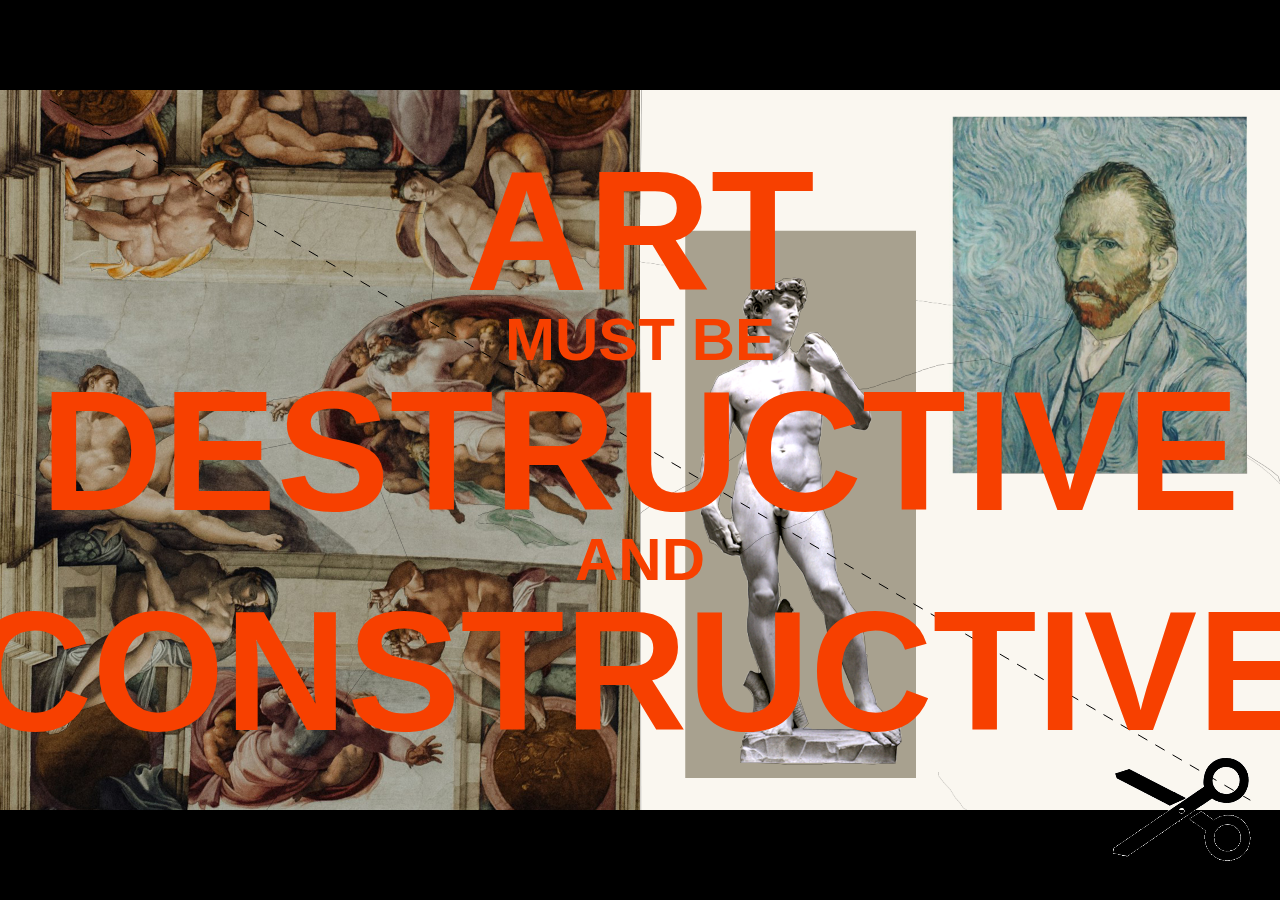
<file: FinalProject/index.html>
<!DOCTYPE html>
<html>
<head>
  <meta charset="utf-8">
  <meta name="viewport" content="width=device-width, initial-scale=1.0">

  <!-- PLEASE NO CHANGES BELOW THIS LINE (UNTIL I SAY SO) -->
  <script language="javascript" type="text/javascript" src="libraries/p5.min.js"></script>
  <script language="javascript" type="text/javascript" src="FinalProject.js"></script>
   <script language="javascript" type="text/javascript" src="libraries/p5.sound.min.js"></script>
  <!-- OK, YOU CAN MAKE CHANGES BELOW THIS LINE AGAIN -->

  <style>
    body {
      padding: 0;
      margin: 0;
    }
  </style>
</head>

<body>
</body>
</html>
</file>
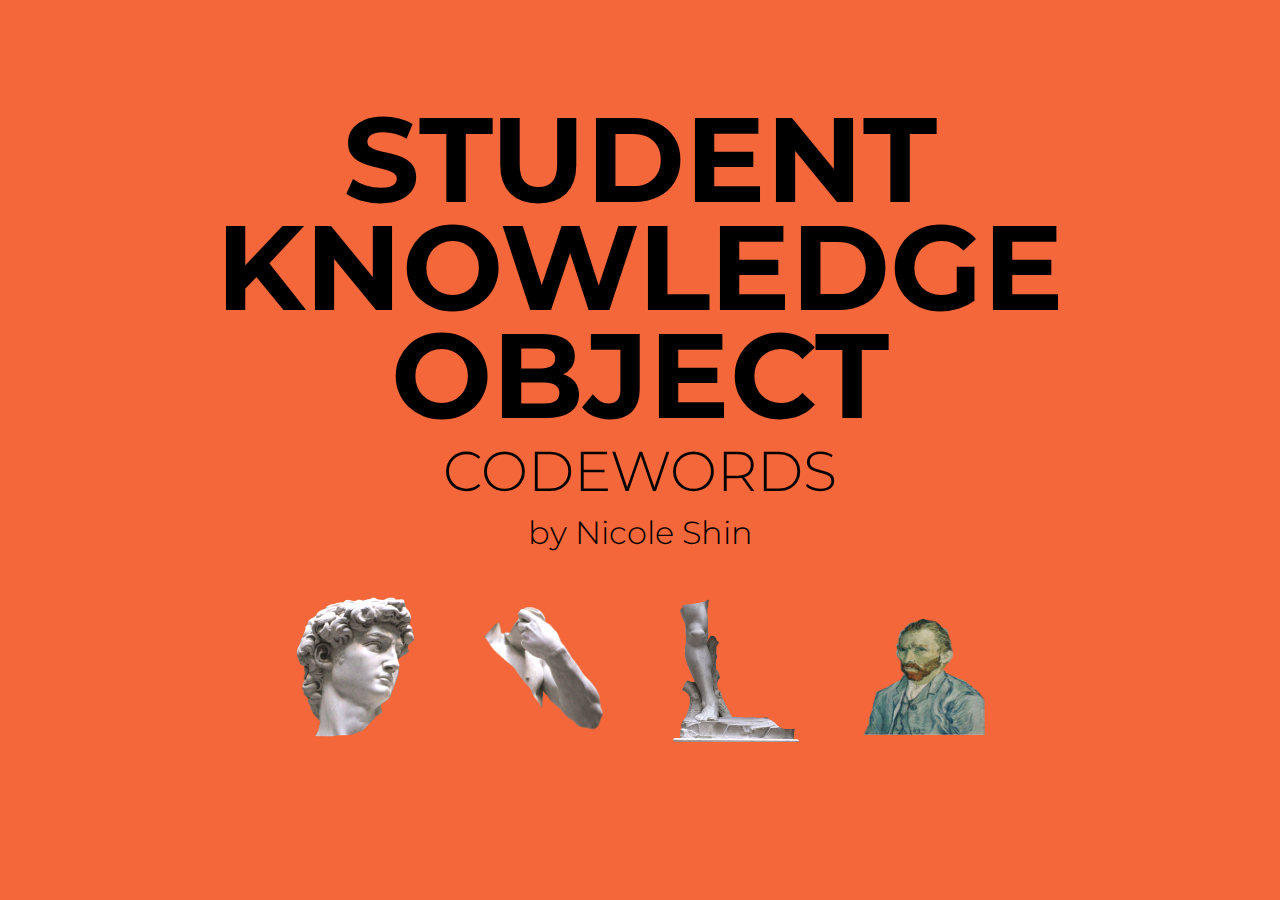
<file: SKO/index.html>
<!DOCTYPE html>
<html lang="en">
<head>
  <meta charset="UTF-8">
  <meta name="viewport" content="width=device-width, initial-scale=1.0">
  <title>NICOLE'S SKO</title>
  <link href="https://fonts.googleapis.com/css2?family=Montserrat:wght@100;200;300;400;600;700;800&display=swap" rel="stylesheet">
  <link rel="stylesheet" href="home.css">

</head>
<body>
  <body>
    <div class="center-text">
      <p class="line1">STUDENT<br> KNOWLEDGE<br> OBJECT </p>
      <p class="line2">CODEWORDS</p>
      <p class="line3">by Nicole Shin</p>
    </div>
  

  <div class="icon-container">
    <div class="icon-item icon-activities">
      <a href="Activities.html">
      <img class="icon" src="images/head.png" alt="Activities">
      <p class="icon-label">CLASS ACTIVITIES</p>
      </a>
      </div>

   <div class="icon-item icon-research">
        <a href="Research.html">
          <img class="icon" src="images/arm_right 1.png" alt="RESEARCH">
          <p class="icon-label">RESEARCH<BR> + INSIGHTS</p>
        </a>
  </div>

  <div class="icon-item icon-allaboutcoding">
    <a href="Allaboutcoding.html">
      <img class="icon" src="images/leg_left 1.png" alt="All about coding">
      <p class="icon-label">ALL ABOUT CODING</p>
    </a>
</div>

<div class="icon-item icon-resources">
  <a href="references.html">
    <img class="icon" src="images/van.png" alt="references">
    <p class="icon-label">REFERENCES</p>
  </a>
</div>

  </div>
</body>
</html>
</file>
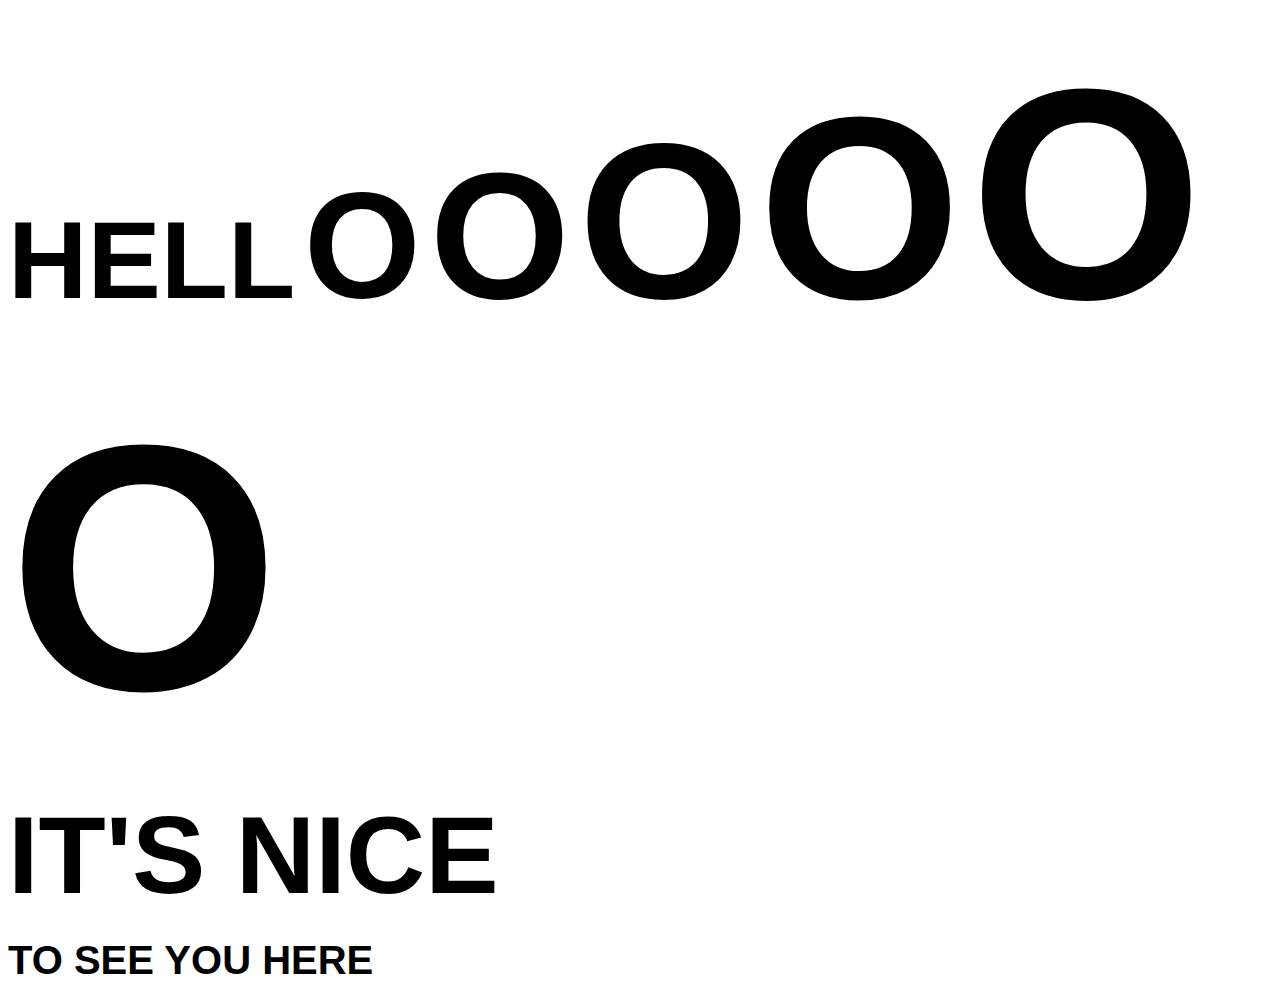
<file: Hello.html>
<!DOCTYPE html>
<html lang="en">
    <style>
        body {
            font-family: Helvetica, Arial, sans-serif;
        }
    </style>
<h1><span style="font-size: 110px;">HELL</span>
    <span style="font-size: 150px;">O</span>
    <span style="font-size: 180px;">O</span>
    <span style="font-size: 220px;">O</span>
    <span style="font-size: 260px;">O</span>
    <span style="font-size: 300px;">O</span>
    <span style="font-size: 350px;">O</span></h1>
<h2>
    <span style="font-size: 110px;">IT'S NICE</span>
</h2>
<h2><span style="font-size: 40px;">TO SEE YOU HERE</span>
</html>
</file>
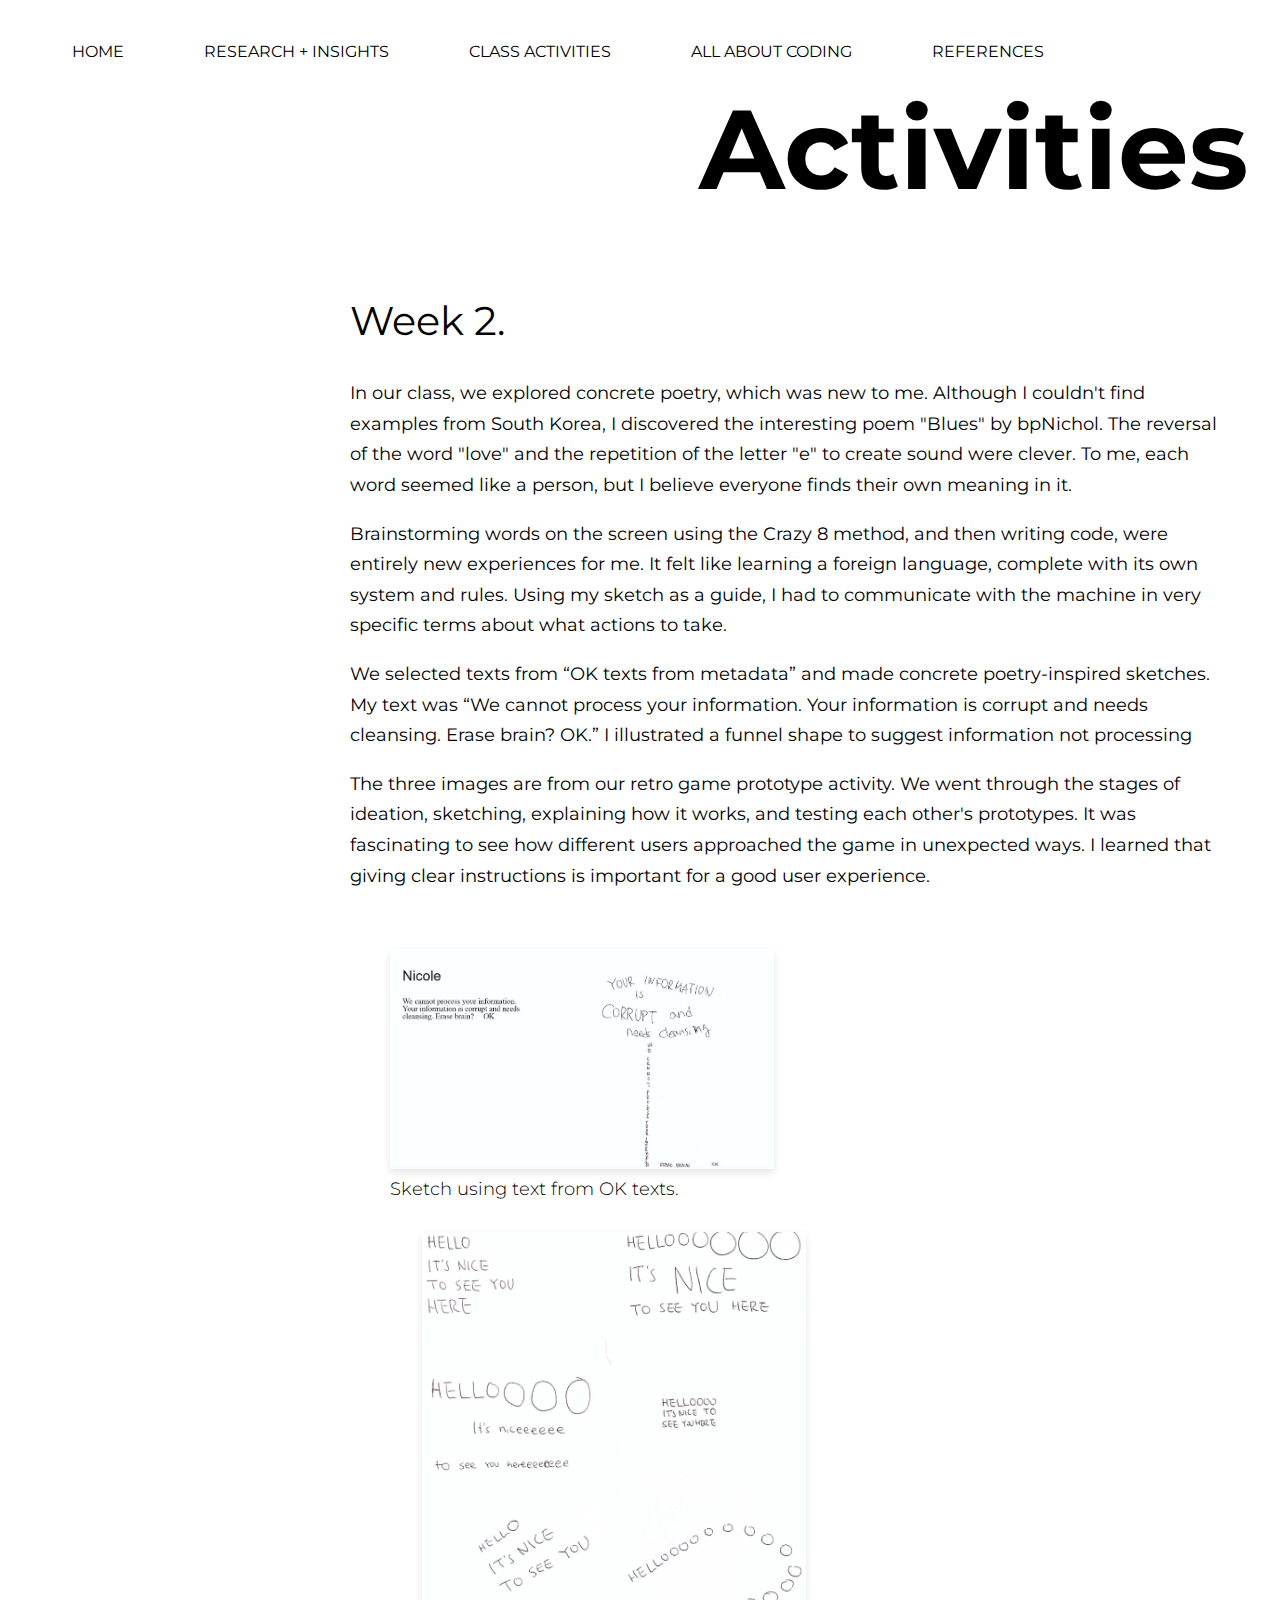
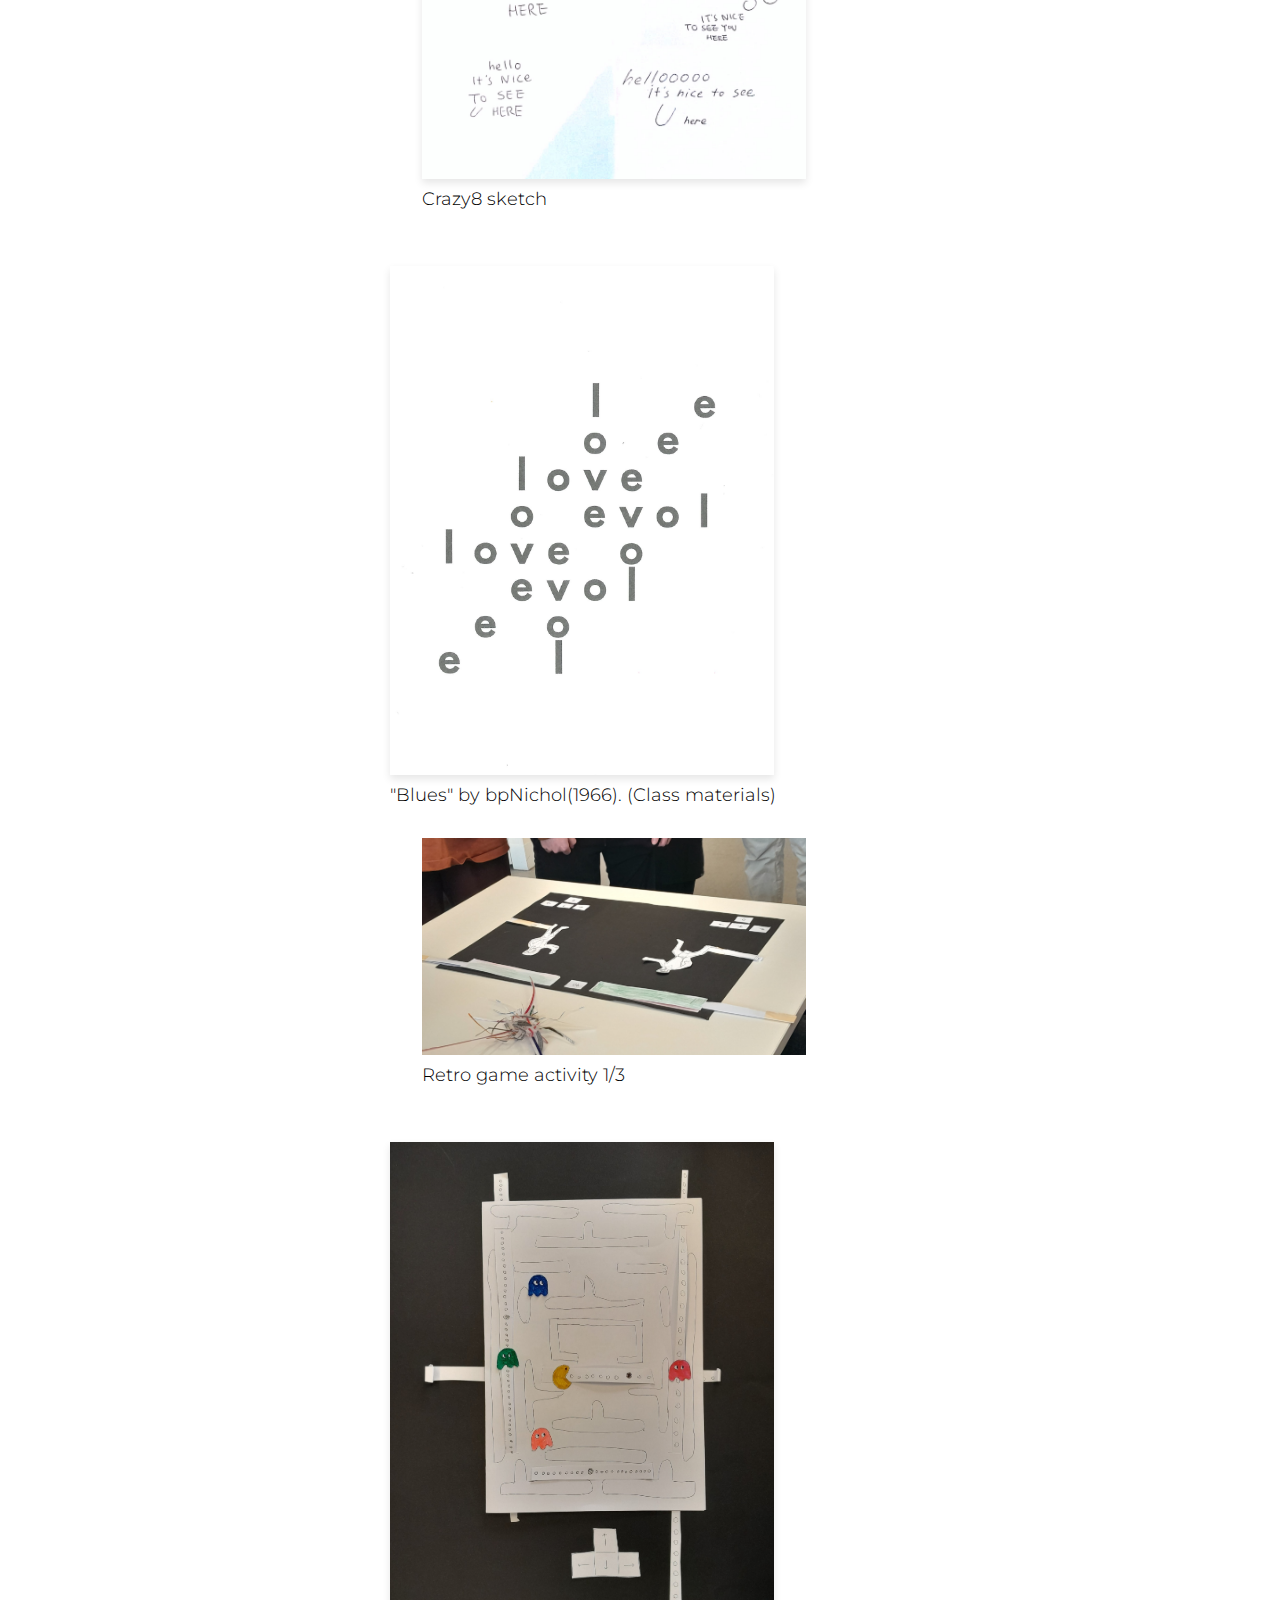
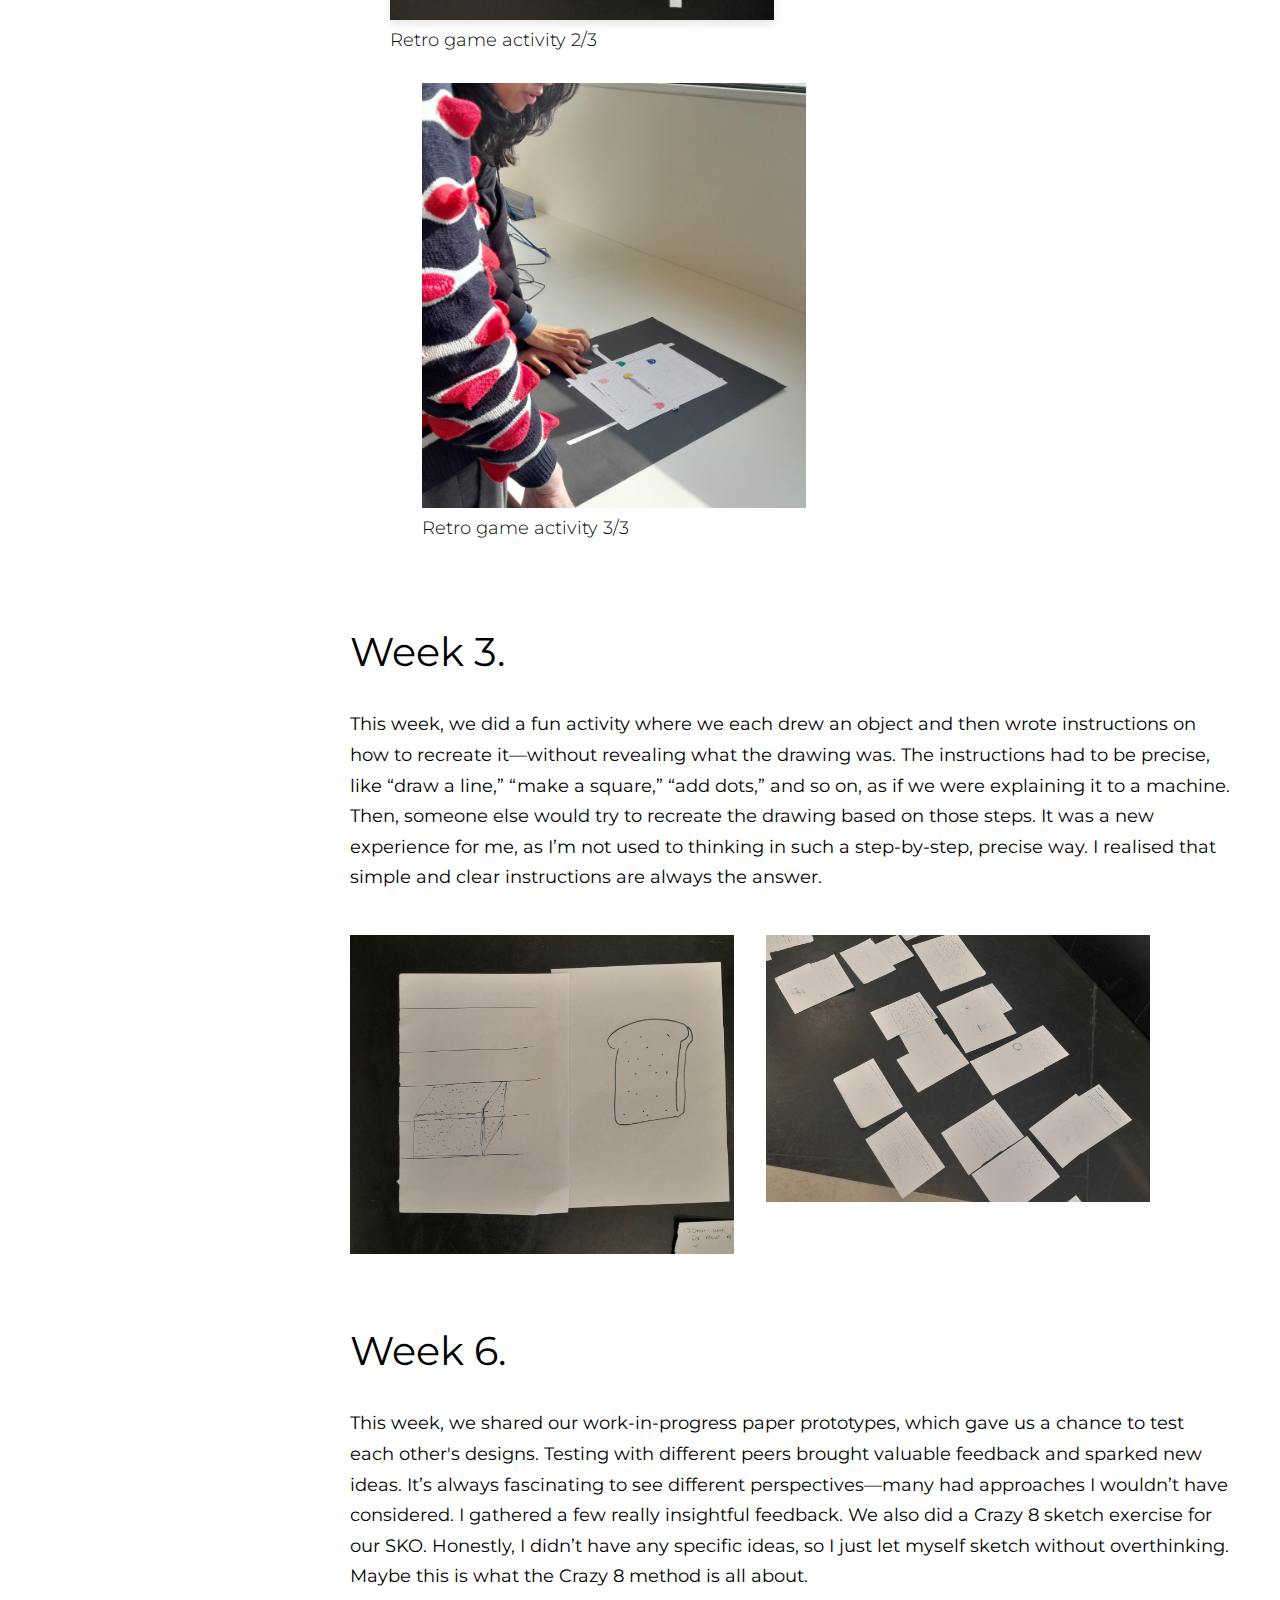
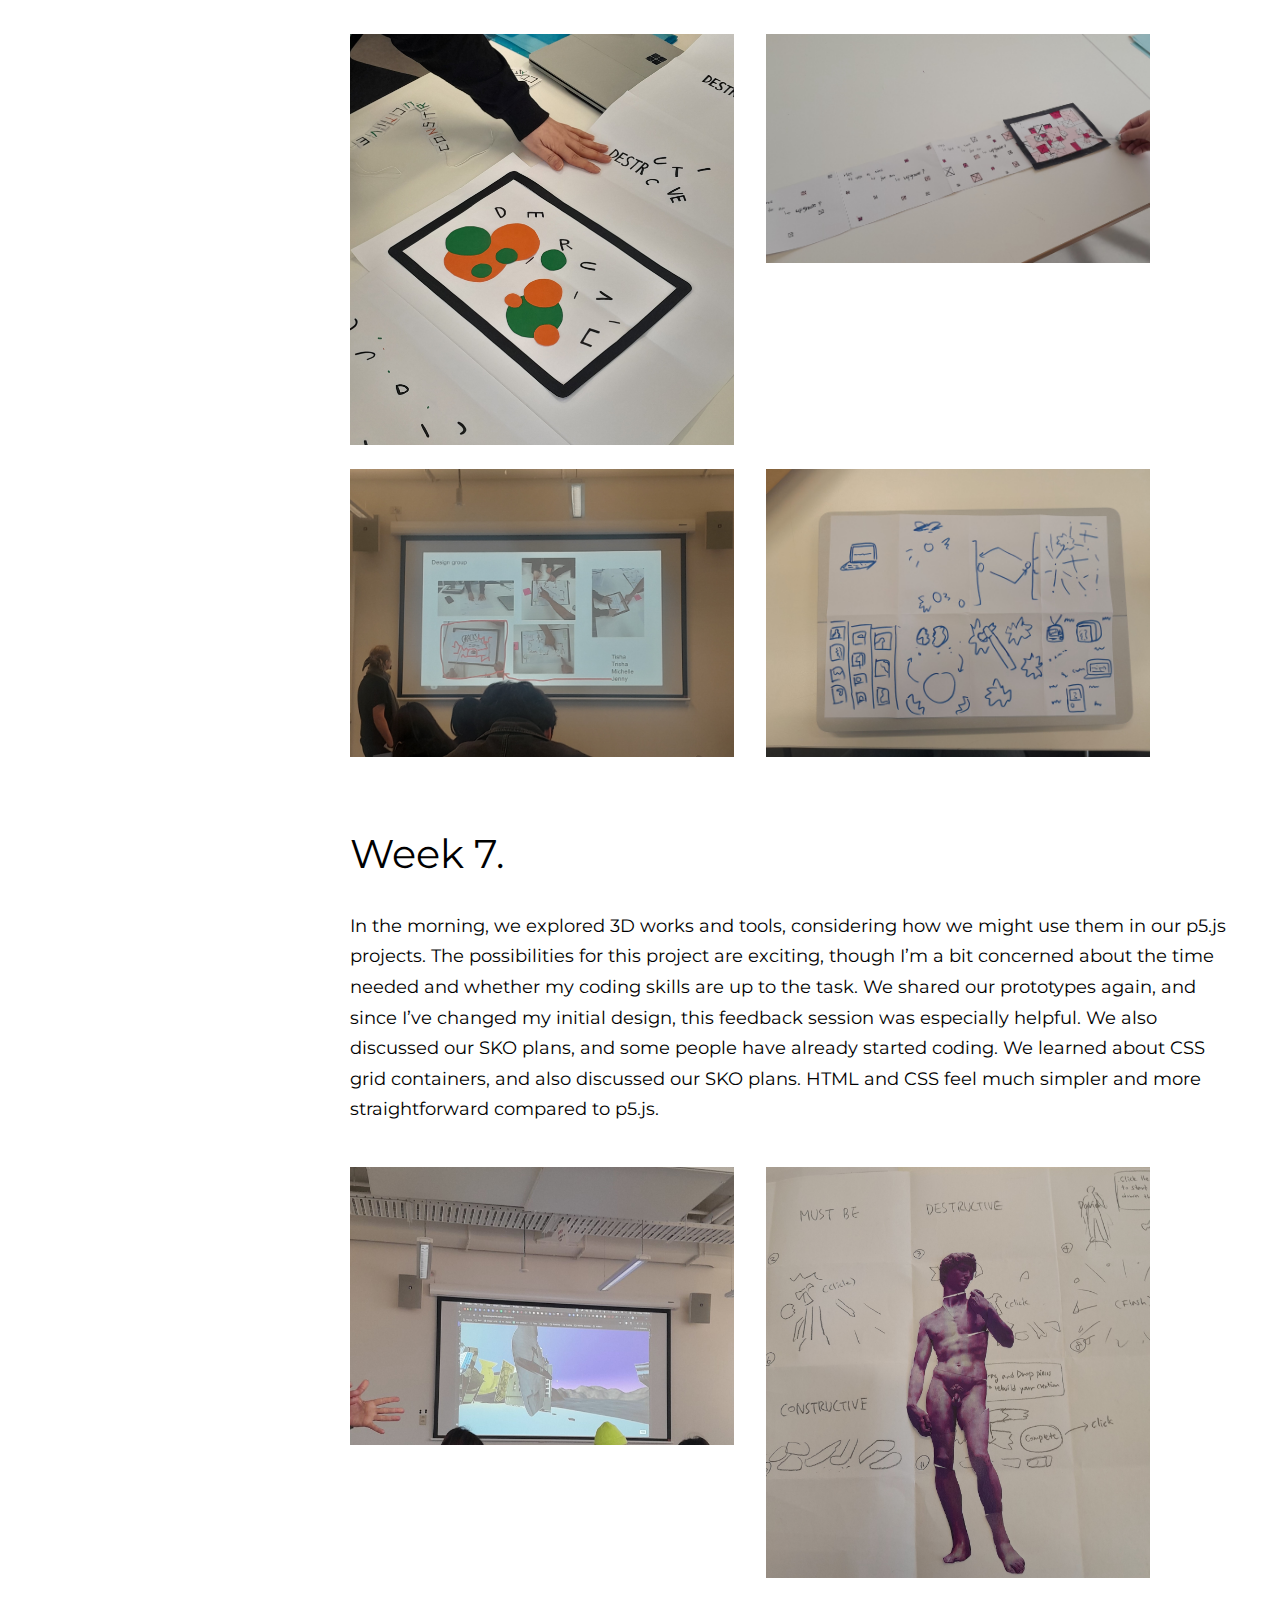
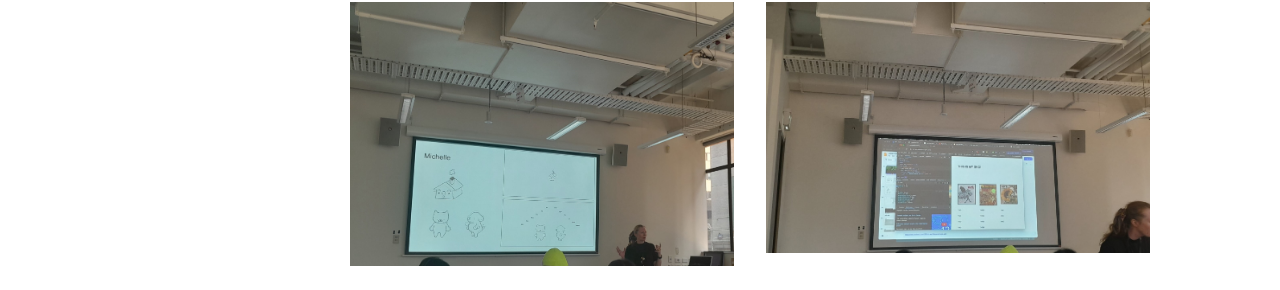
<file: SKO/Activities.html>
<!DOCTYPE html>
<html lang="en">
<head>
    <meta charset="UTF-8">
    <meta name="viewport" content="width=device-width, initial-scale=1.0">
    <link href="https://fonts.googleapis.com/css2?family=Montserrat:wght@100;200;300;400;600;700;800&display=swap" rel="stylesheet">
    <link rel="stylesheet" href="activities.css">
    <title>Activities</title>

</head>
<body>
    <div class="header">
        <nav class="navbar">
            <a class="nav-link" href="index.html">HOME</a>
            <a class="nav-link" href="research.html">RESEARCH + INSIGHTS</a>
            <a class="nav-link" href="activities.html">CLASS ACTIVITIES</a>
            <a class="nav-link" href="allaboutcoding.html">ALL ABOUT CODING</a>
            <a class="nav-link" href="references.html">REFERENCES</a>
        </nav>
        <h1 class="activities-title">Activities</h1>
    </div>

    <div class="content">
        <h2 class="week-heading">Week 2.</h2>
        <div class="activities image-text-container">
            <p class="activities image-description">
            In our class, we explored concrete poetry, which was new to me. Although I couldn't find examples from South Korea, I discovered the
            interesting poem "Blues" by bpNichol. The reversal of the word "love" and the repetition of the letter "e" to create sound were clever.
             To me, each word seemed like a person, but I believe everyone finds their own meaning in it.  </p>
             <p class="activities image-description">
            Brainstorming words on the screen using the Crazy 8 method, and then writing code, were entirely new experiences for me. It felt like
             learning a foreign language, complete with its own system and rules. Using my sketch as a guide, I had to communicate with the 
             machine in very specific terms about what actions to take. </p>
             <p class="activities image-description">
             We selected texts from “OK texts from metadata” and made concrete 
             poetry-inspired sketches. My text was “We cannot process your information. Your information is corrupt and needs cleansing. Erase
              brain? OK.” I illustrated a funnel shape to suggest information not processing</p>
             <p class="activities image-description">
            The three images are from our retro game prototype activity. We went through the stages of ideation, sketching, explaining how it 
            works, and testing each other's prototypes. It was fascinating to see how different users approached the game in unexpected ways.
             I learned that giving clear instructions is important for a good user experience.</p>
        </div>
        <div class="activities image-text-container">
            <figure>
            <img src="images/concreteactivity.jpg" alt="Concrete structure" class="concreteactivity">
            <figcaption class="fig-caption">Sketch using text from OK texts.</figcaption>
            </figure>
            
            <figure>
            <img src="images/crazy8_helloworld.jpg" alt="crazy8" class="crazy8">
            <figcaption class="fig-caption-right">Crazy8 sketch</figcaption>
        </figure>
        </div>

        <div class="activities image-text-container">
            <figure>
            <img src="images/blues.png" alt="blues" class="blues">
            <figcaption class="fig-caption">"Blues" by bpNichol(1966). (Class materials)</figcaption>
            </figure>
            <figure>
            <img src="images/retrogameshare.jpg" alt="Retro game" class="retrogameshare">
            <figcaption class="fig-caption-right">Retro game activity 1/3</figcaption>
        </figure>
        </div>
        <div class="activities image-text-container">
            <figure>
            <img src="images/retrogame.jpg" alt="retro game" class="retrogame">
            <figcaption class="fig-caption">Retro game activity 2/3</figcaption>
        </figure>
        <figure>
            <img src="images/retrogameshowing.jpg" alt="Present retro game" class="retrogameshowing">
            <figcaption class="fig-caption-right">Retro game activity 3/3</figcaption>
        </figure>
        </div>  
    </div>

        <h2 class="week-heading">Week 3.</h2>
        <div class="activities image-text-container">
            <p class="activities image-description">This week, we did a fun activity where we each drew an object and then wrote instructions on
             how to recreate it—without revealing what the drawing was. The instructions had to be precise, like “draw a line,” “make a square,” 
             “add dots,” and so on, as if we were explaining it to a machine. Then, someone else would try to recreate the drawing based on those 
             steps.
             It was a new experience for me, as I’m not used to thinking in such a step-by-step, precise way. I realised that simple and clear
              instructions are always the answer. </p>
            </div>
            <div class="activities image-text-container">
            <img src="images/w3interpret.jpg" alt="Interpret" class="interpret">
            <img src="images/w3interpret1.jpg" alt="Interpret" class="interpret1">
         </div>
       
        <h2 class="week-heading">Week 6.</h2>
        <div class="activities image-text-container">
            <p class="activities image-description">This week, we shared our work-in-progress paper prototypes, which gave us a chance to test
                 each other's designs. Testing with different peers brought valuable feedback and sparked new ideas. It’s always fascinating to
                  see different perspectives—many had approaches I wouldn’t have considered. I gathered a few really insightful feedback.

                We also did a Crazy 8 sketch exercise for our SKO. Honestly, I didn’t have any specific ideas, so I just let myself sketch without
                 overthinking. Maybe this is what the Crazy 8 method is all about.</p>
        </div>
        <div class="activities image-text-container">
        <img src="images/w6_mine.jpg" alt="Present mock up" class="w6_mine">
        <img src="images/w6_peer1.jpg" alt="Share feedback" class="w6_peer1">
        </div>
        <div class="activities image-text-container">
        <img src="images/w6_present.jpg" alt="present wip" class="w6_present">
        <img src="images/w6_skoc8.jpg" alt="crazy8 sko" class="w6_skoc8">
        </div>

        <h2 class="week-heading">Week 7.</h2>
        <div class="activities image-text-container">
        <p class="activities image-description">In the morning, we explored 3D works and tools, considering how we might use them in our p5.js 
            projects. The possibilities for this project are exciting, though I’m a bit concerned about the time needed and whether my coding 
            skills are up to the task. We shared our prototypes again, and since I’ve changed my initial design, this feedback session was 
            especially helpful. We also discussed our SKO plans, and some people have already started coding. 
            We learned about CSS grid containers, and  also discussed our SKO plans. HTML and CSS feel much simpler and more straightforward 
            compared to p5.js.</p>
        </div>
        <div class="activities image-text-container">
        <img src="images/w7_vr.jpg" alt="VR" class="w7_vr">
        <img src="images/w7_david.jpg" alt="project sketch" class="w7_david"> 
        </div>
        <div class="activities image-text-container">
        <img src="images/w7_sko_wip.jpg" alt="Share prototype" class="w7_sko_wip"> 
        <img src="images/w7_grid.jpg" alt="grid" class="w7_grid"> 
    </div>

  

</body>
</html>
</file>
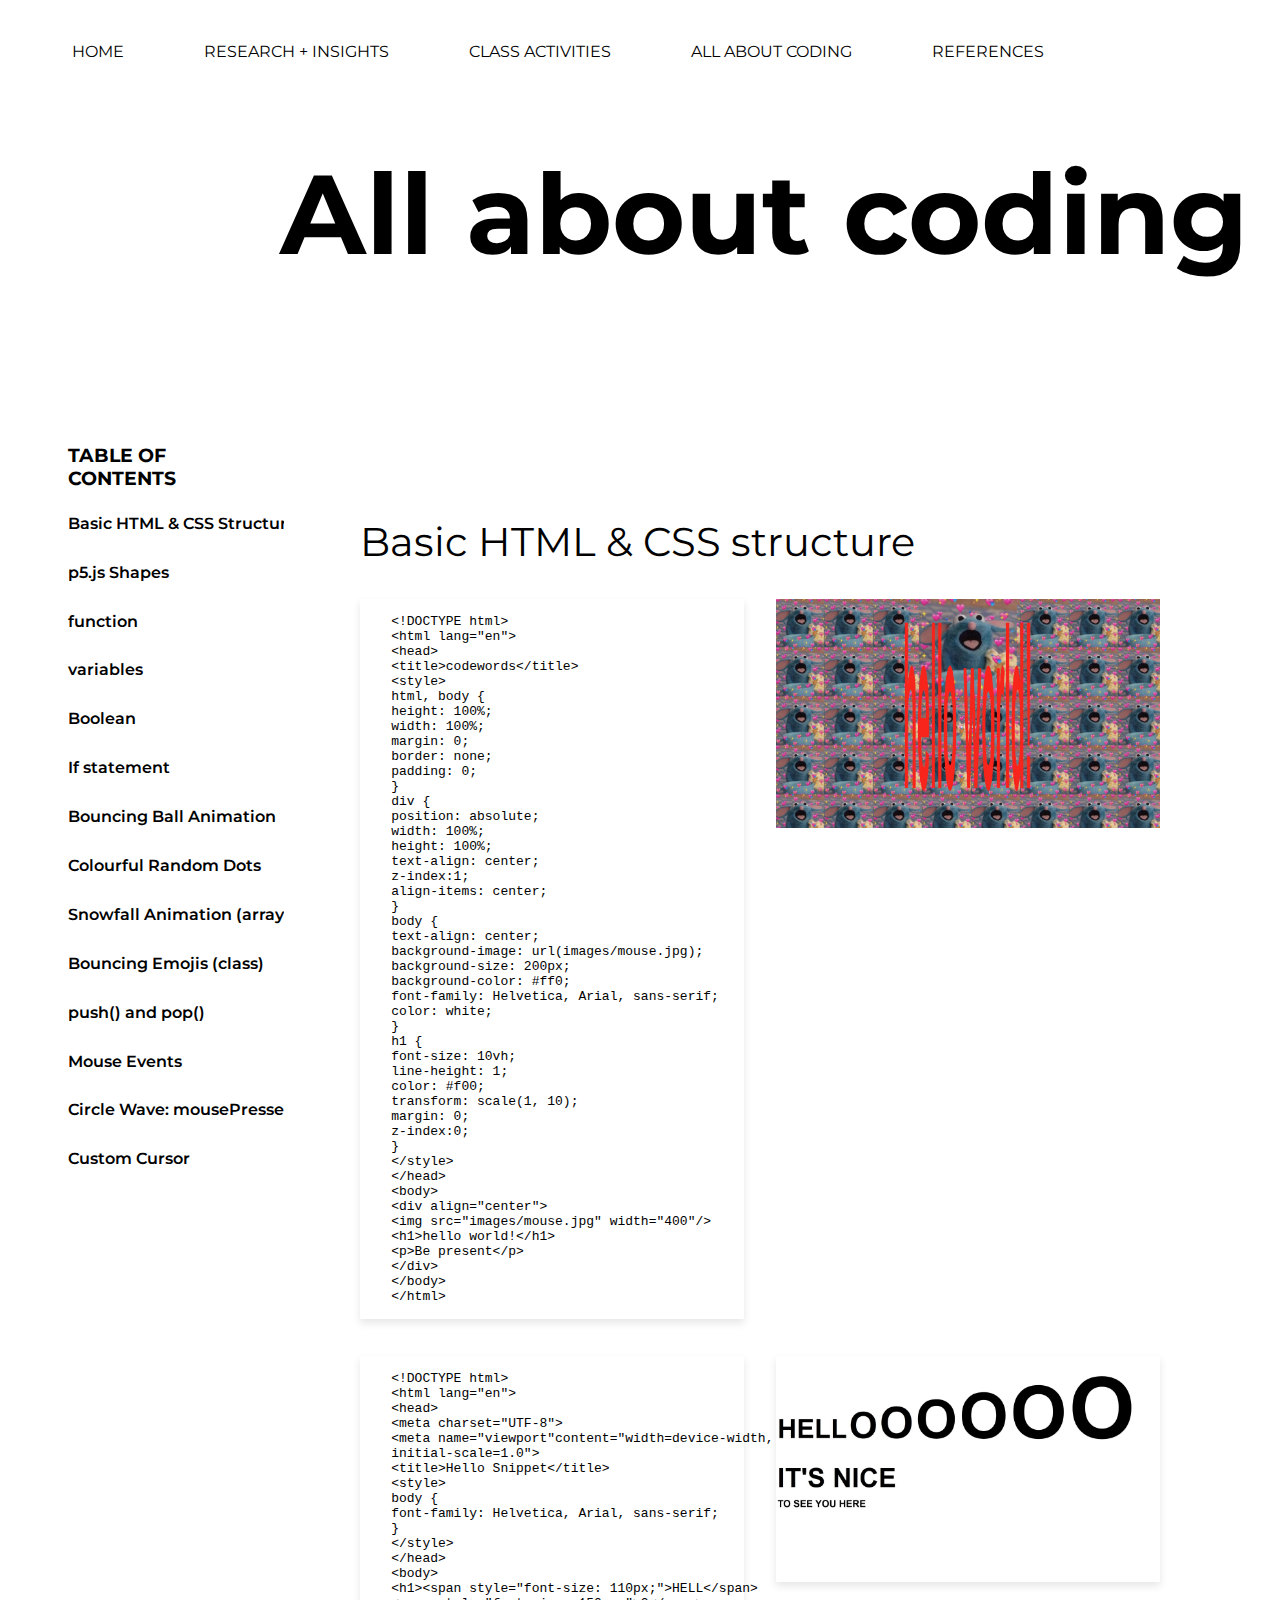
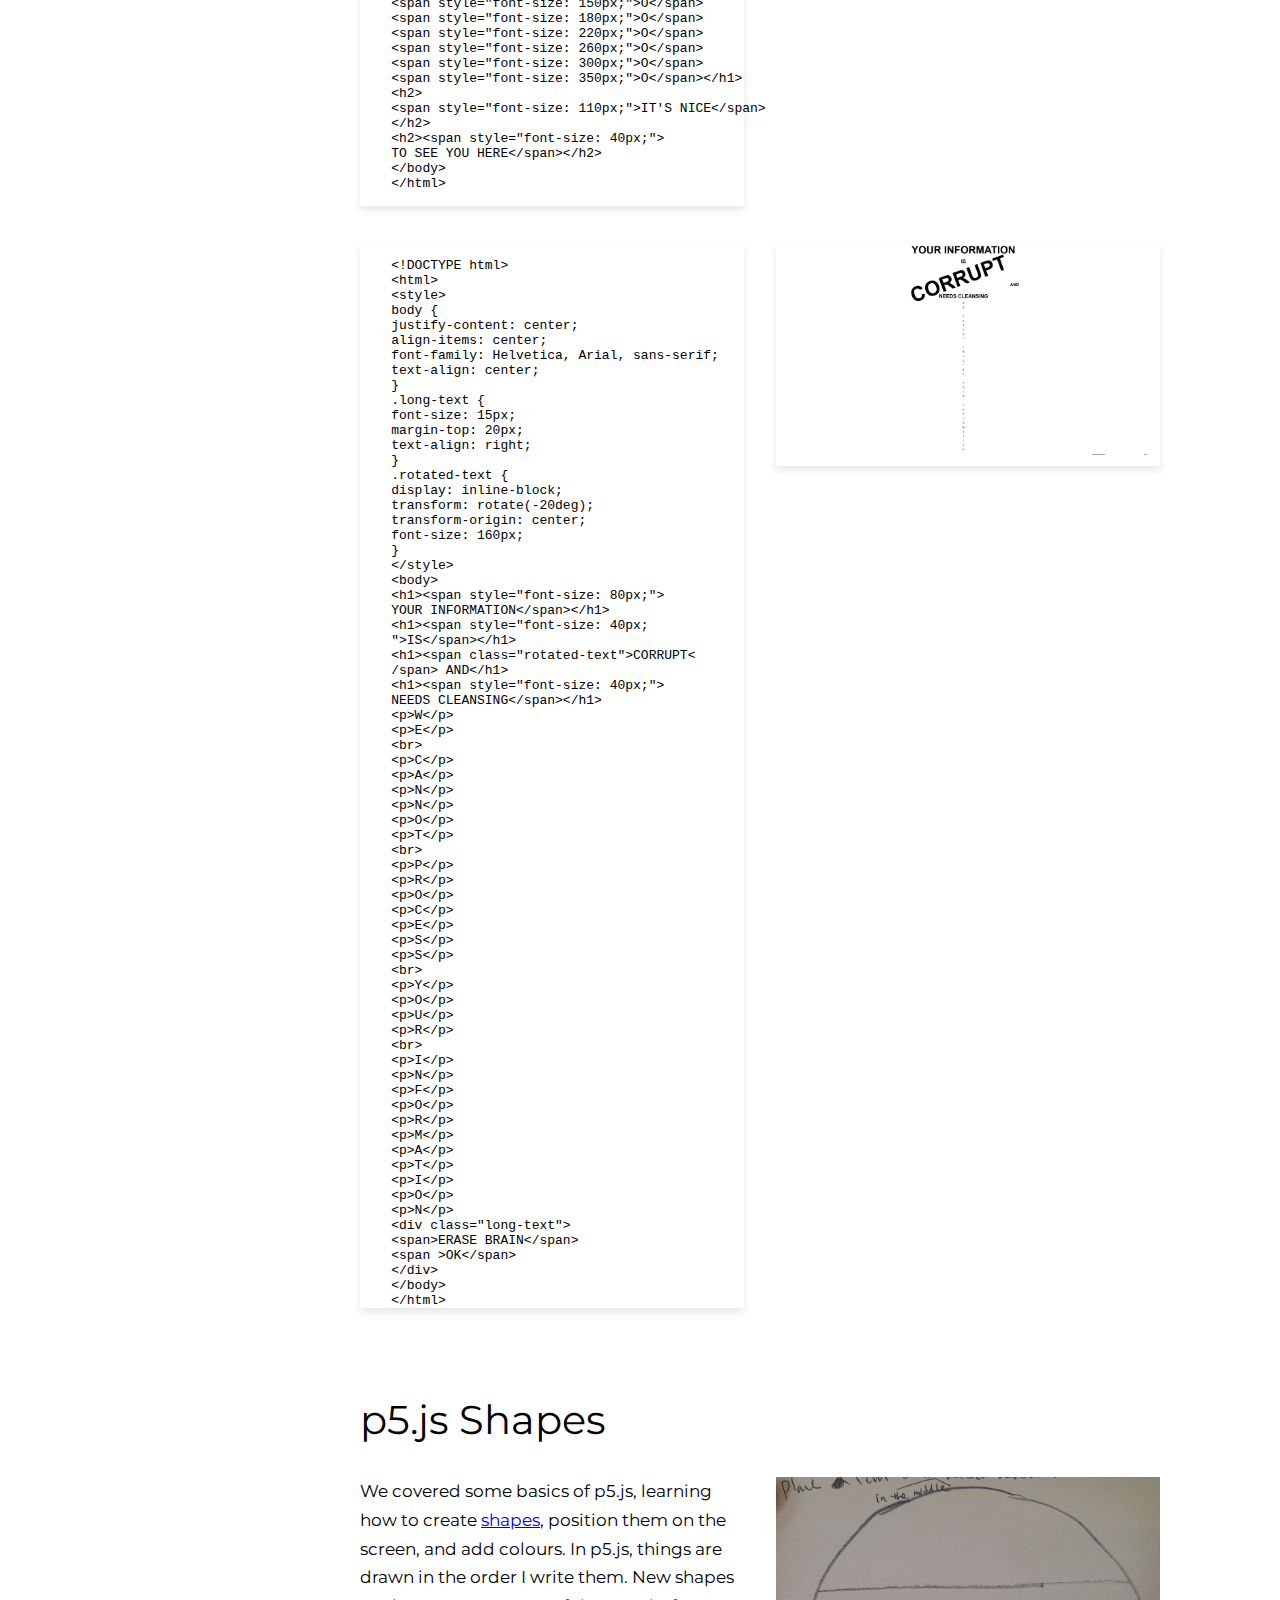
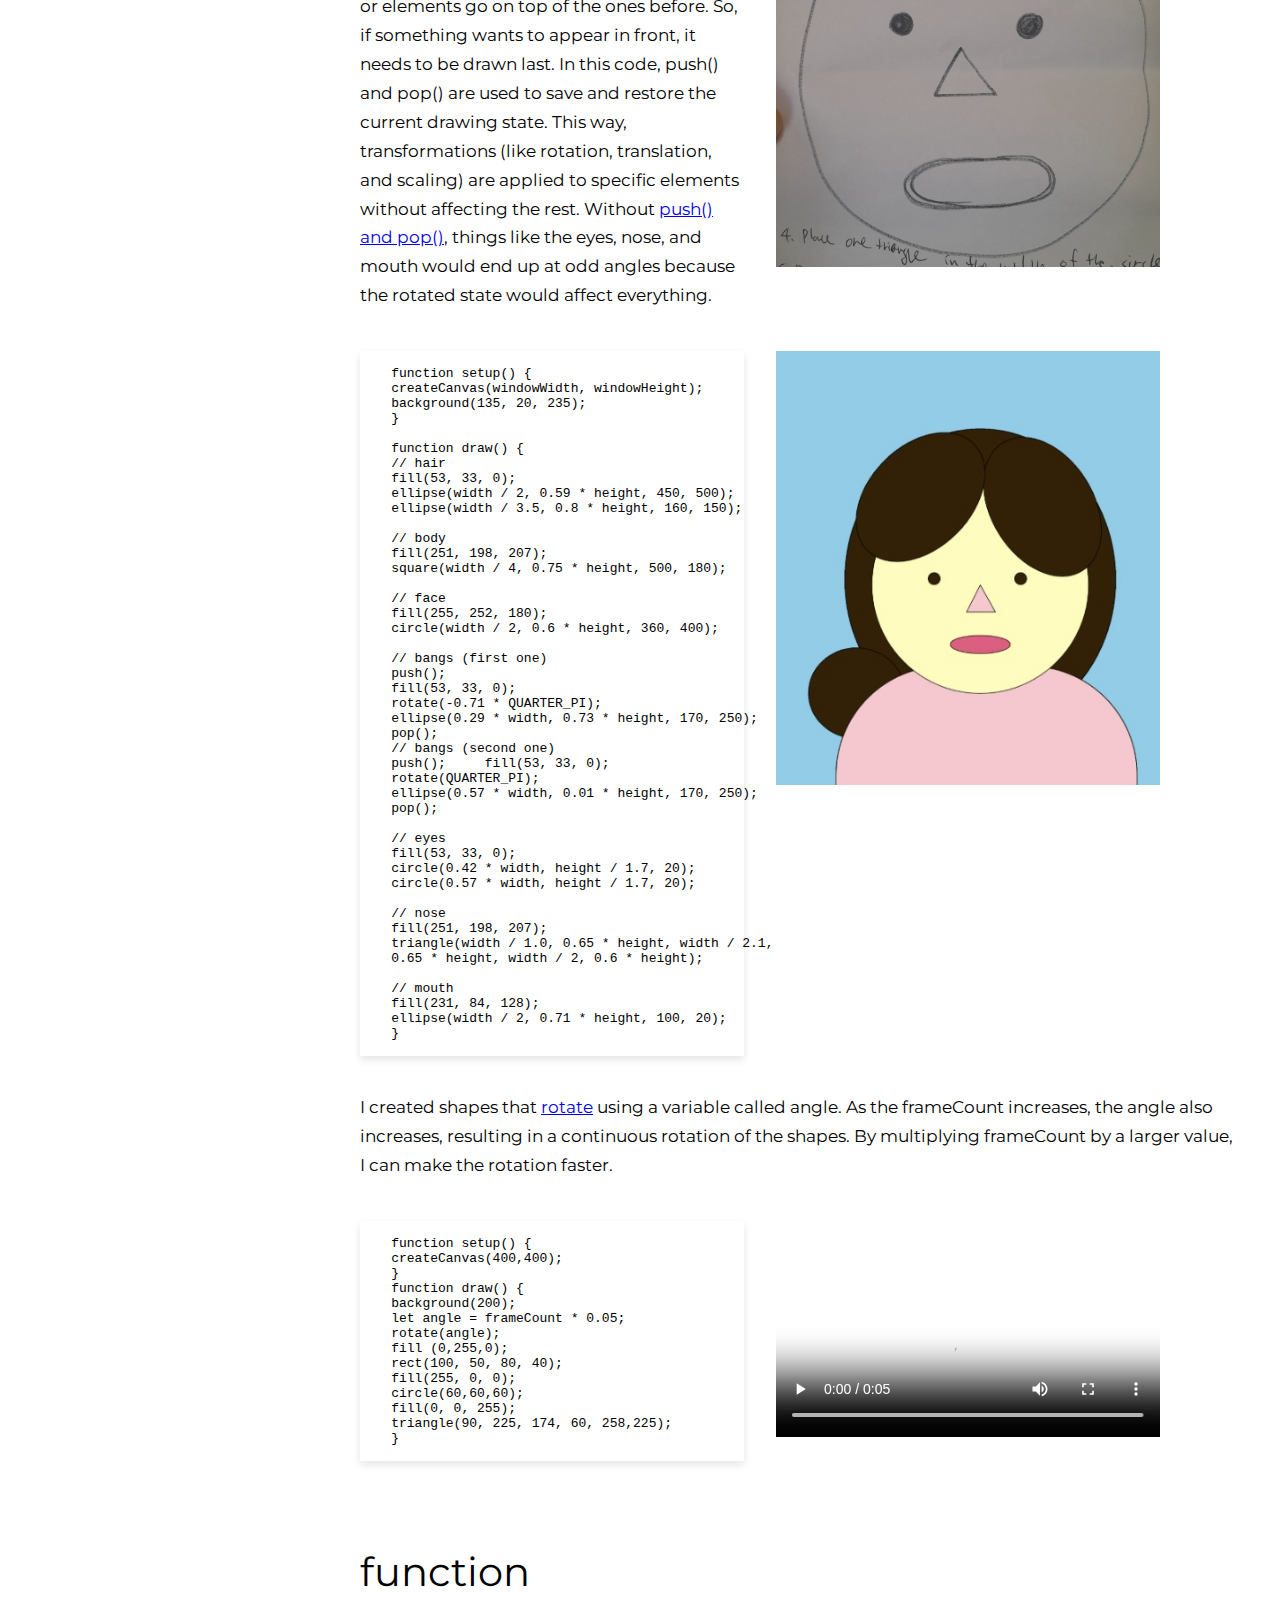
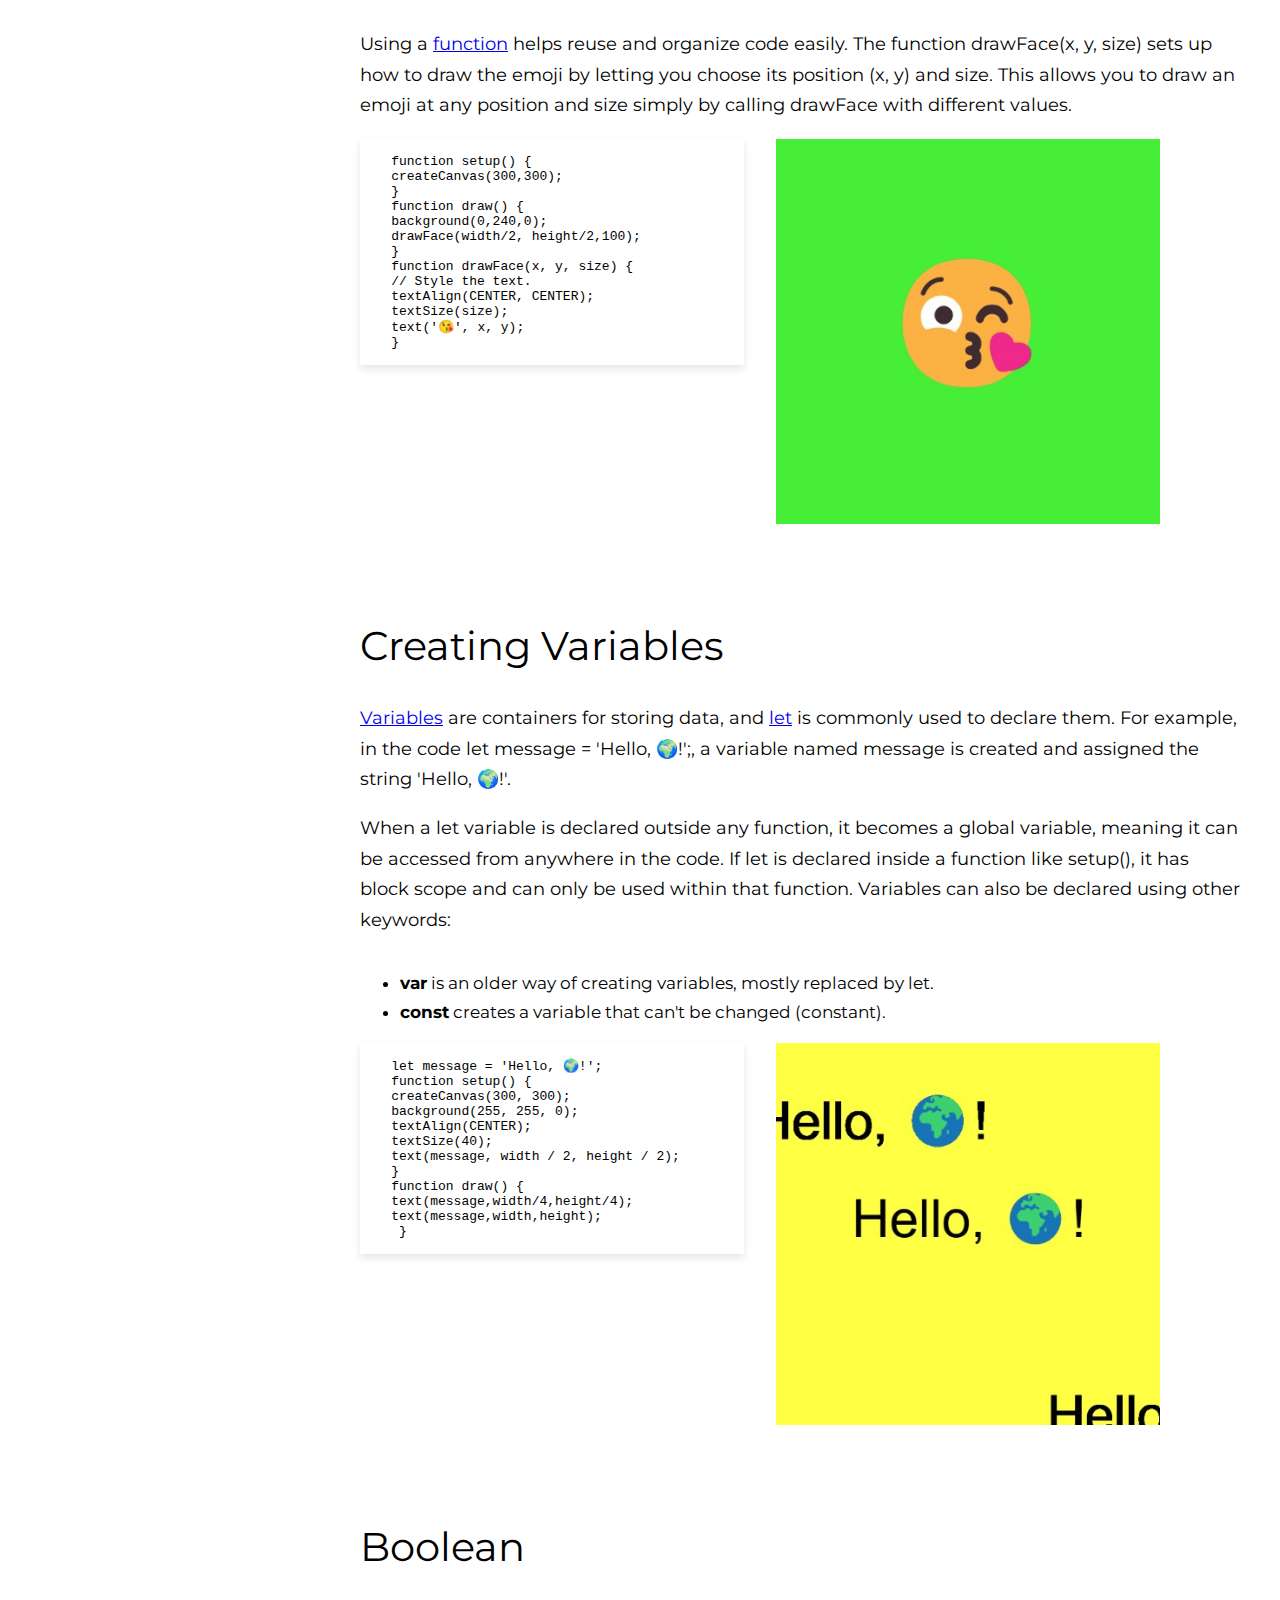
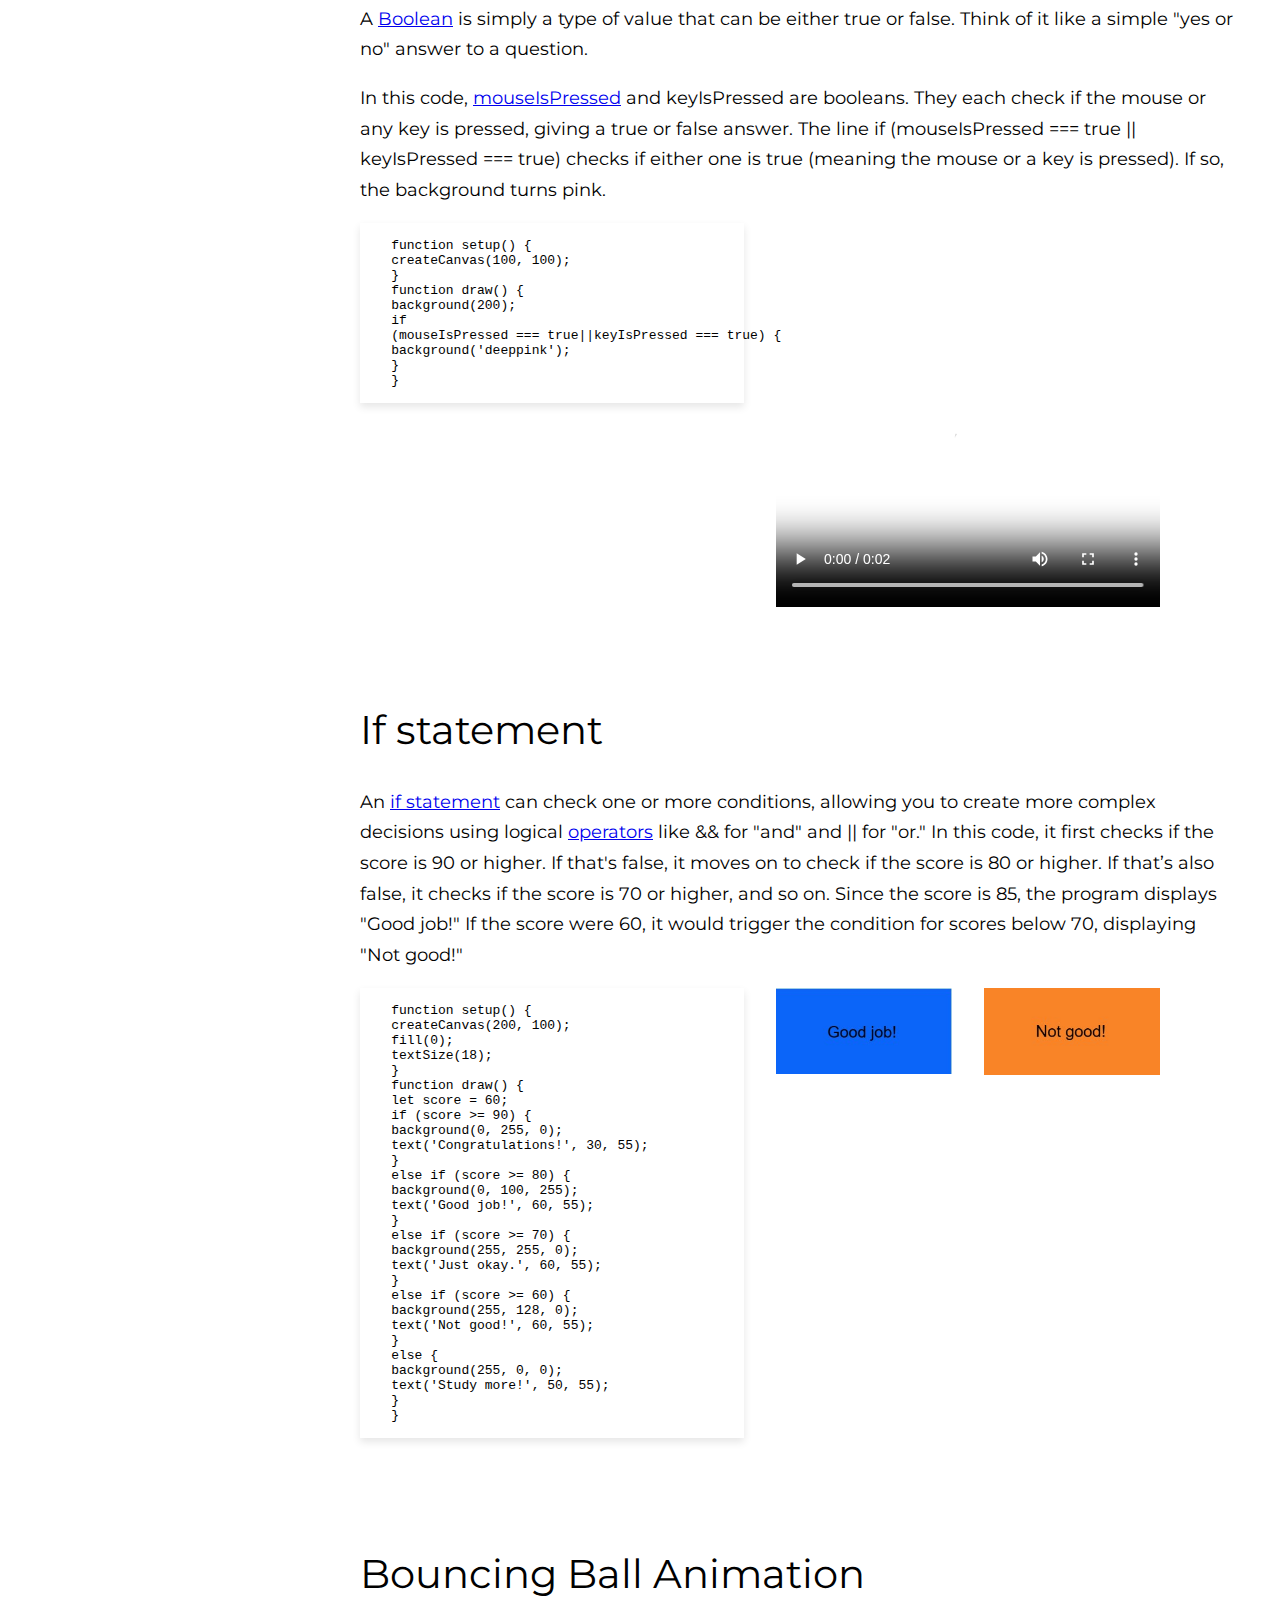
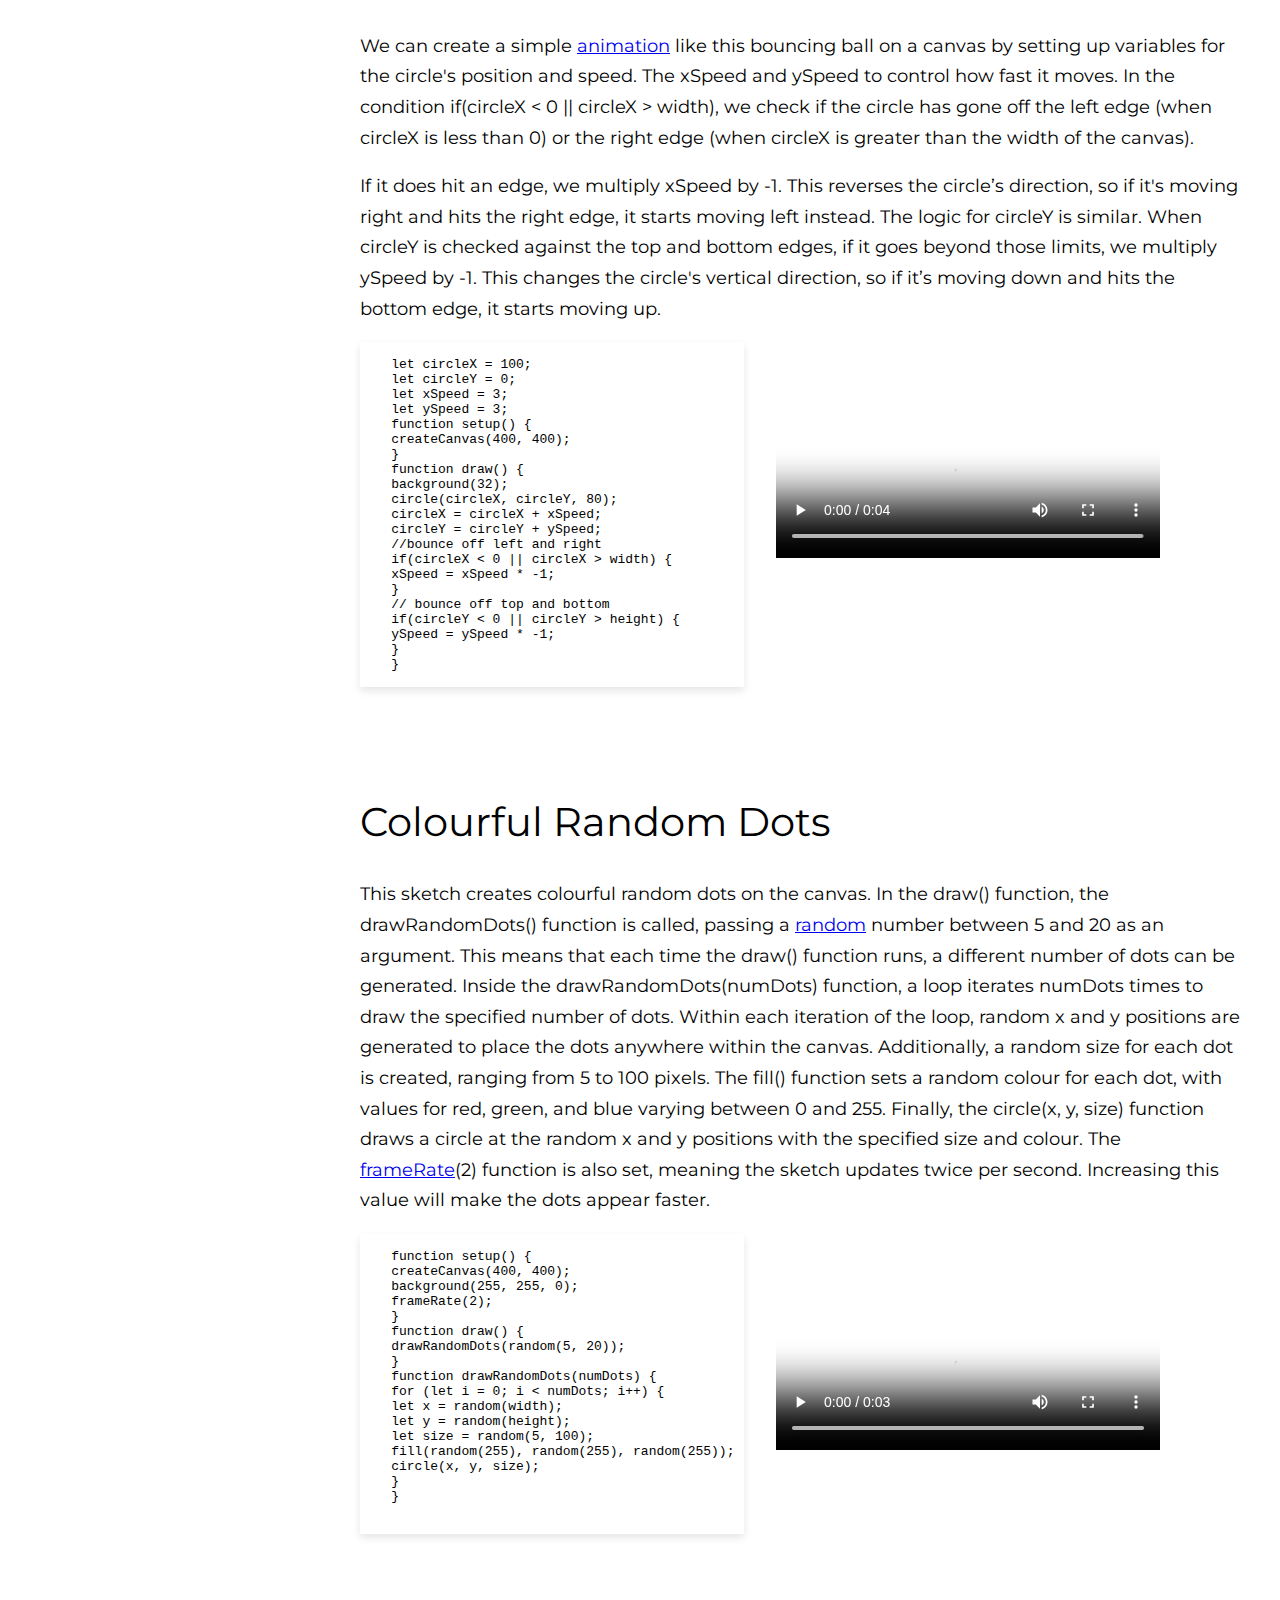
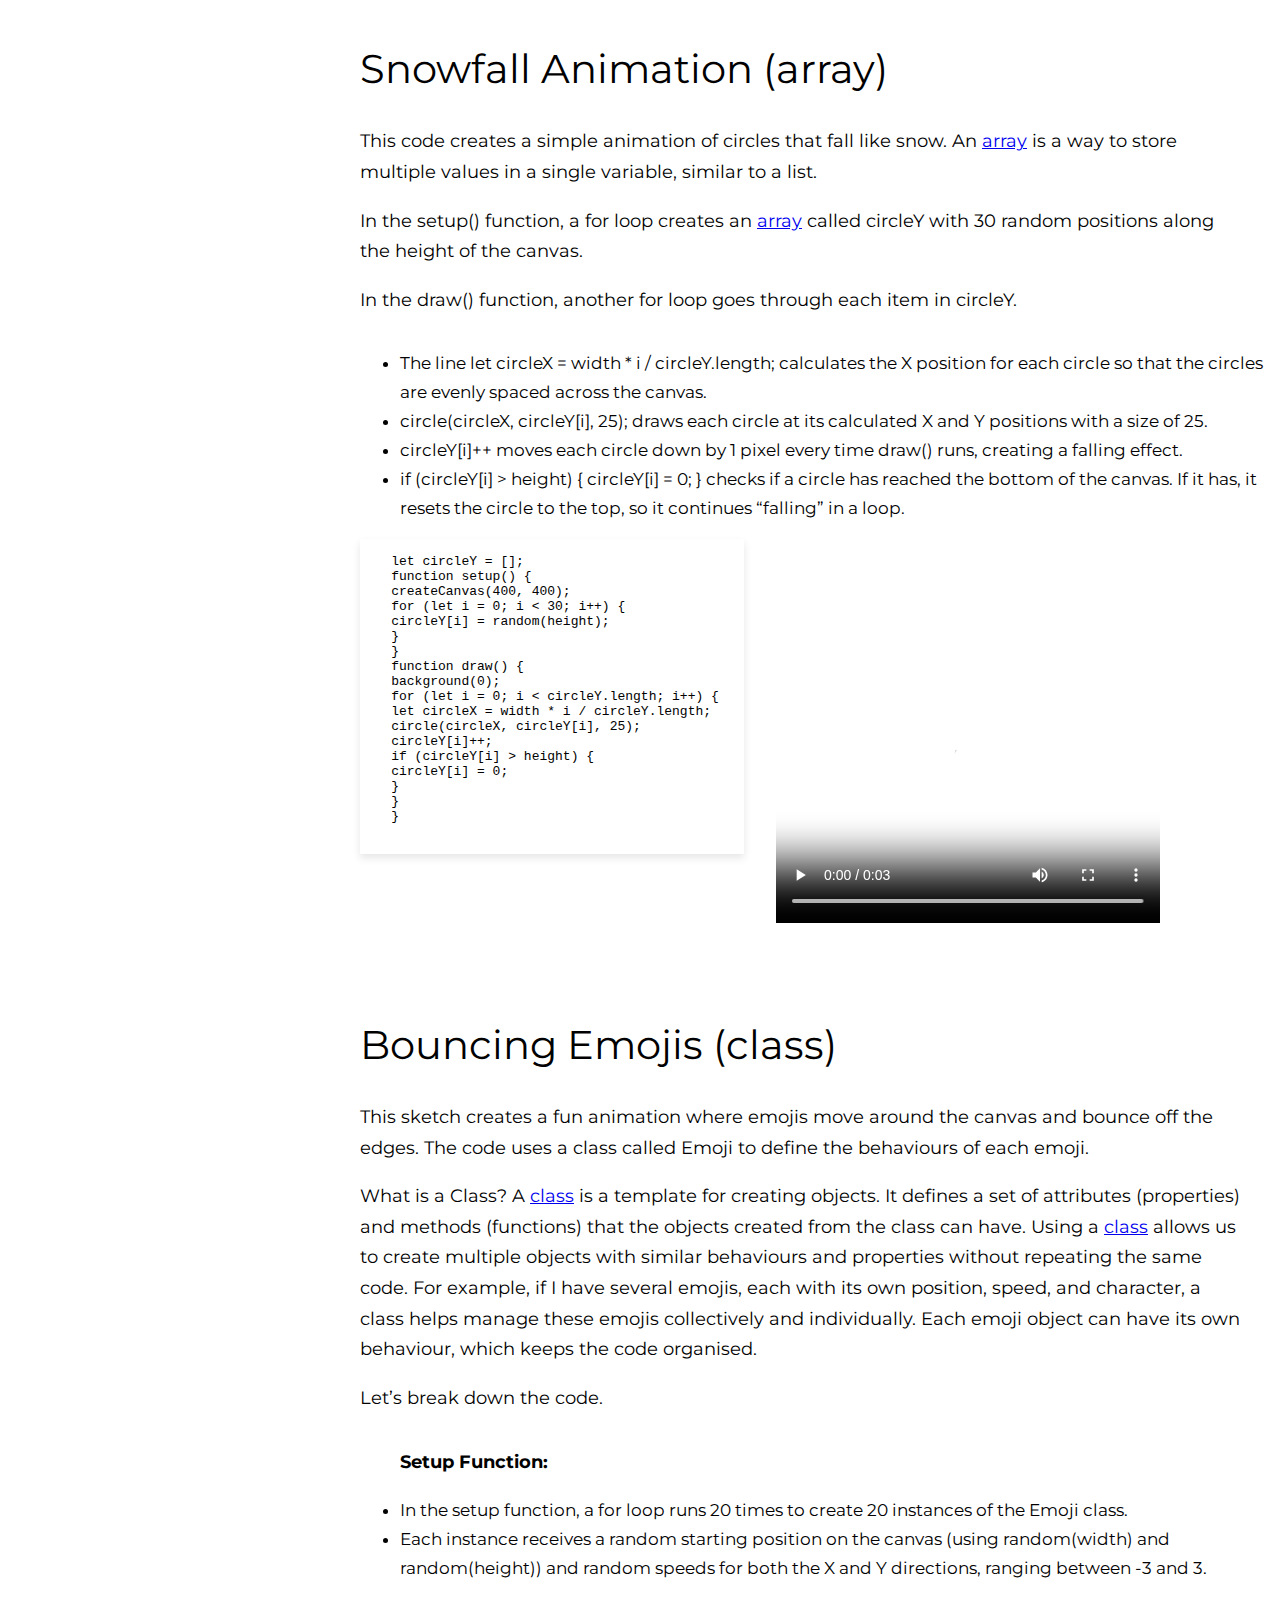
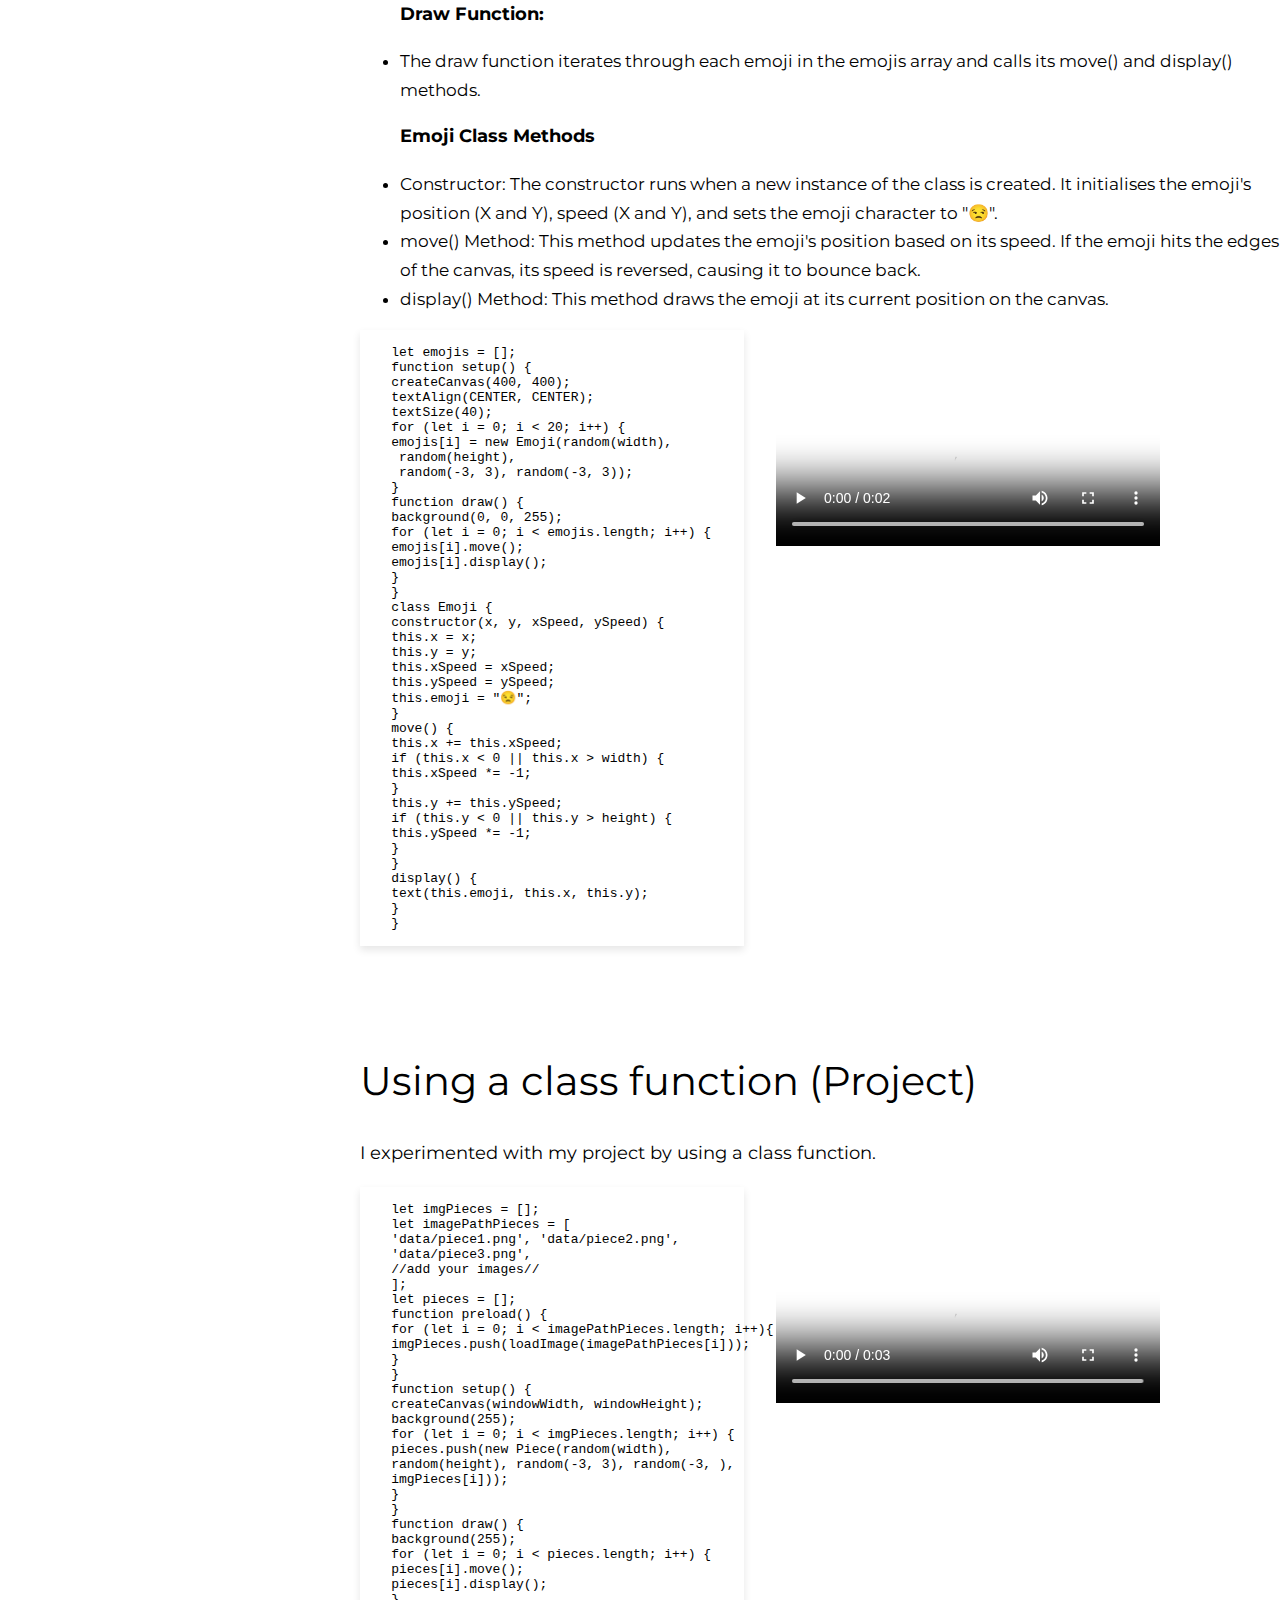
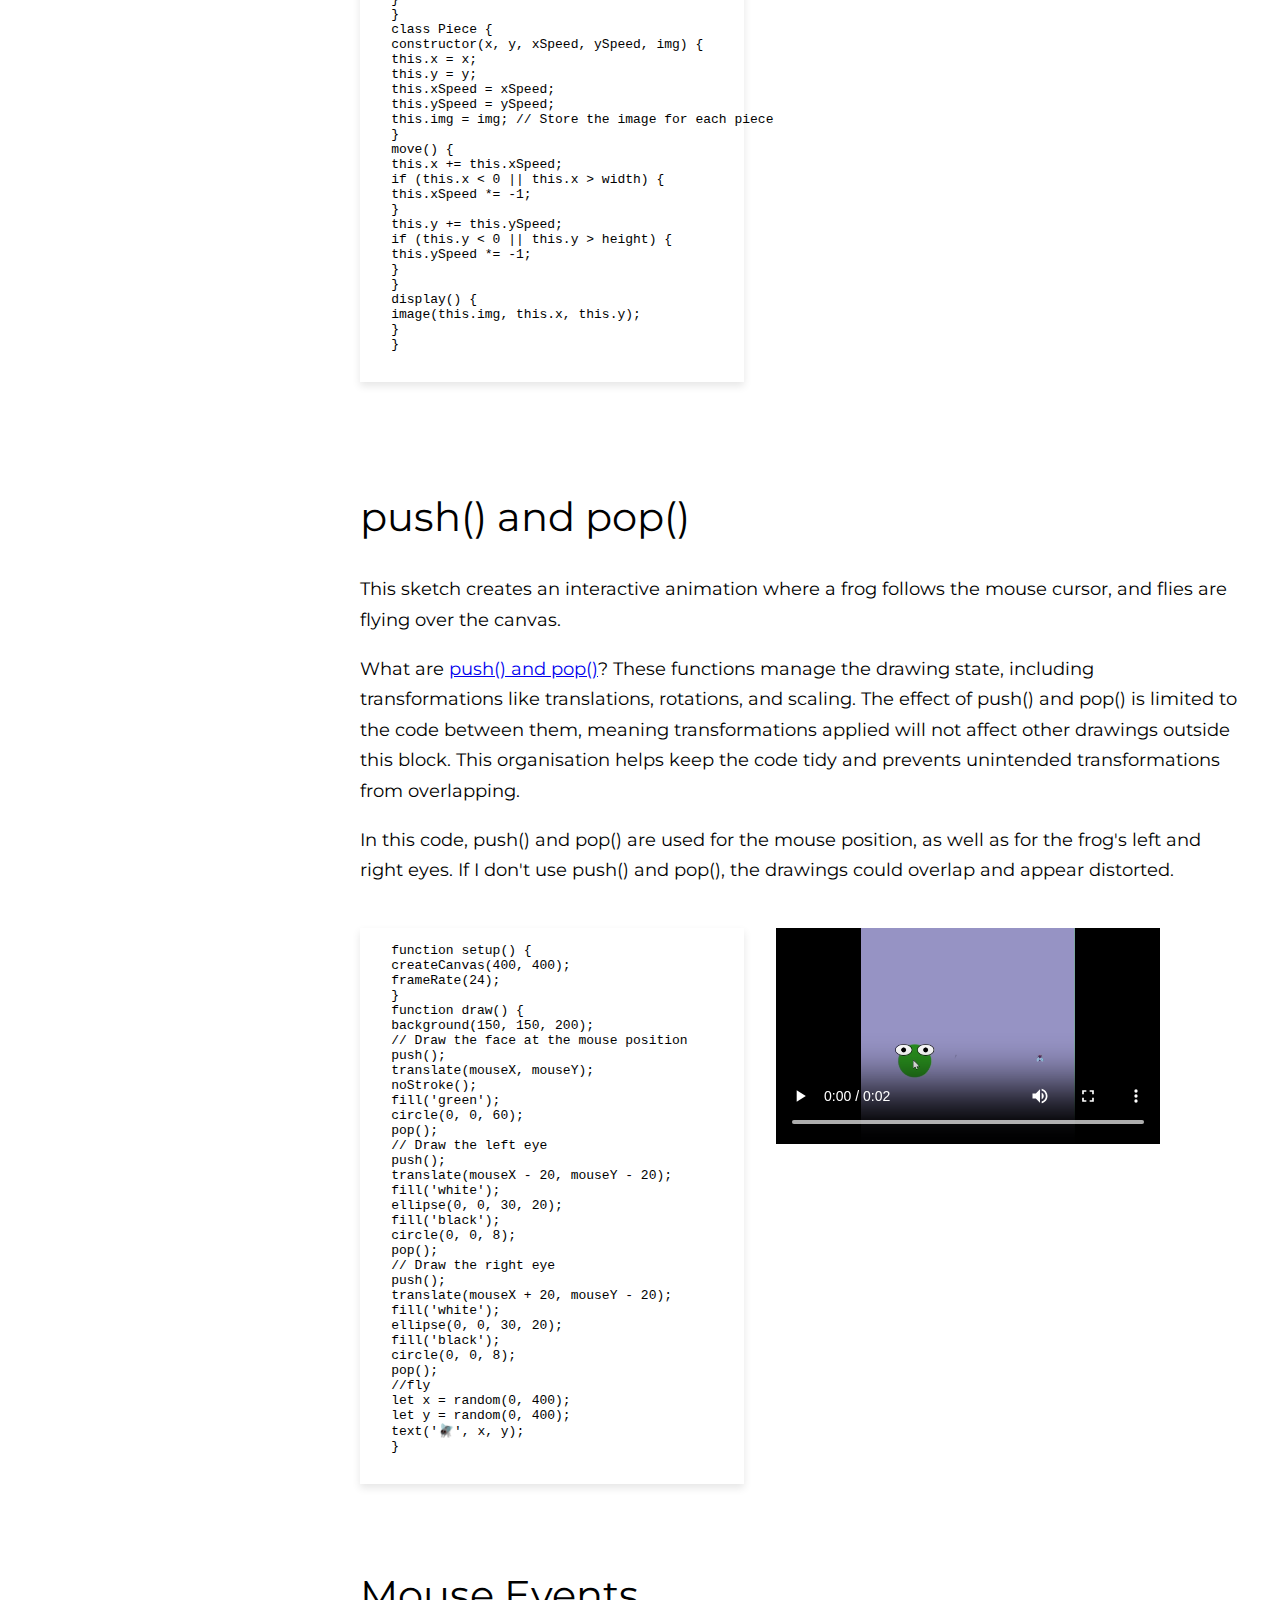
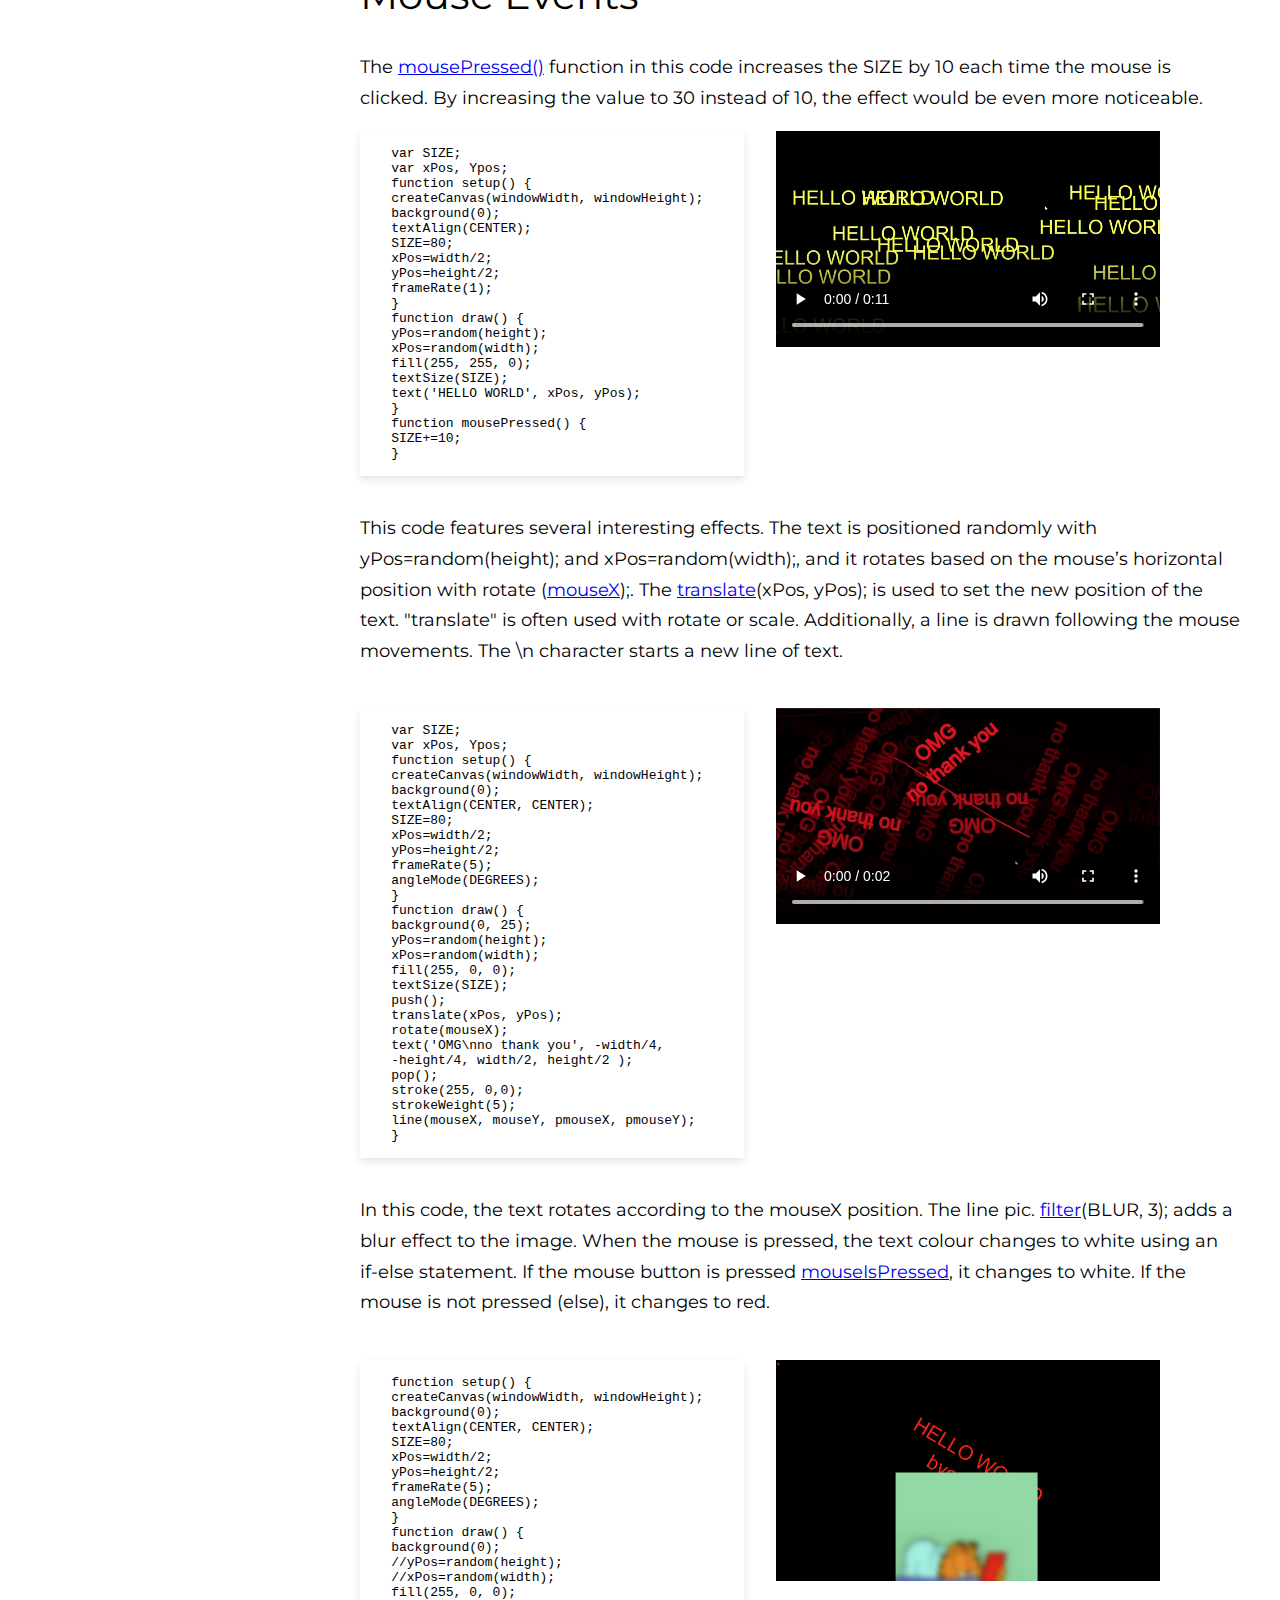
<file: SKO/allaboutcoding.html>
<!DOCTYPE html>
<html lang="en">
<head>
    <meta charset="UTF-8">
    <meta name="viewport" content="width=device-width, initial-scale=1.0">
    <link href="https://fonts.googleapis.com/css2?family=Montserrat:wght@100;200;300;400;500;600;700;800&display=swap" rel="stylesheet">
    <link rel="stylesheet" href="allaboutcoding.css">
    <title>All about coding</title>
</head>
<body>
    <!-- Fixed header section -->
    <div class="header">
        <nav class="navbar">
            <a class="nav-link" href="index.html">HOME</a>
            <a class="nav-link" href="research.html">RESEARCH + INSIGHTS</a>
            <a class="nav-link" href="activities.html">CLASS ACTIVITIES</a>
            <a class="nav-link" href="allaboutcoding.html">ALL ABOUT CODING</a>
            <a class="nav-link" href="references.html">REFERENCES</a>
        </nav>
        <h1 class="allaboutcoding-title">All about coding</h1>
    </div>

    <div class="container">
        <div class="toc">
            <h3>TABLE OF CONTENTS</h3>
            <ul>
                <li><a href="#basichtml-section">Basic HTML & CSS Structure</a></li>
                <li><a href="#shapes-section">p5.js Shapes</a></li>
                <li><a href="#function-section">function</a></li>
                <li><a href="#variable-section">variables</a></li>
                <li><a href="#boolean-section">Boolean</a></li>
                <li><a href="#if-section">If statement</a></li>
                <li><a href="#bouncingBall-section">Bouncing Ball Animation</a></li>
                <li><a href="#randomdots-section">Colourful Random Dots</a></li>
                <li><a href="#array-section">Snowfall Animation (array)</a></li>
                <li><a href="#class-section">Bouncing Emojis (class)</a></li>
                <li><a href="#pushandpop-section">push() and pop()</a></li>
                <li><a href="#mouseevent-section">Mouse Events</a></li>
                <li><a href="#mousepressed-section">Circle Wave: mousePressed()</a></li>
                <li><a href="#customcursor-section">Custom Cursor</a></li>
                <li><a href="#radiobutton-section">Radio Button</a></li>
                <li><a href="#sound-section">Play a Sound</a></li>
                <li><a href="#wiggly-section">Animating Text (wiggly letters)</a></li>
                <li><a href="#texttopoints-section">textToPoints()</a></li>
                <li><a href="#multiplecanvases-section">Make Multiple Canvases</a></li>
                <li><a href="#project-section">Project</a></li>
                
            </ul>
        </div>

        <div class="content">
            <h2 id="basichtml-section" class="coding-heading">Basic HTML & CSS structure</h2>
        
            <div class="basichtml image-text-container">
  <pre class="basichtml code-snippet"><code>
    &lt;!DOCTYPE html&gt;
    &lt;html lang="en"&gt;
    &lt;head&gt;
    &lt;title&gt;codewords&lt;/title&gt;
    &lt;style&gt;
    html, body {
    height: 100%;
    width: 100%;
    margin: 0;
    border: none;
    padding: 0;
    }
    div {
    position: absolute;
    width: 100%;
    height: 100%;
    text-align: center;
    z-index:1;
    align-items: center;
    }
    body {
    text-align: center;
    background-image: url(images/mouse.jpg);
    background-size: 200px;
    background-color: #ff0;
    font-family: Helvetica, Arial, sans-serif;
    color: white;
    }
    h1 {
    font-size: 10vh; 
    line-height: 1;
    color: #f00;
    transform: scale(1, 10); 
    margin: 0;
    z-index:0;
    }
    &lt;/style&gt;
    &lt;/head&gt;
    &lt;body&gt;
    &lt;div align="center"&gt;
    &lt;img src="images/mouse.jpg" width="400"/&gt;
    &lt;h1&gt;hello world!&lt;/h1&gt;
    &lt;p&gt;Be present&lt;/p&gt;
    &lt;/div&gt;
    &lt;/body&gt;
    &lt;/html&gt;
    </code></pre>        
    <img src="images/W1HelloWrold.jpg" alt="basic html" class="helloworld">
    </div>


    <div class="basichtml image-text-container">
    <pre class="basichtml code-snippet-second"><code>
    &lt;!DOCTYPE html&gt;
    &lt;html lang="en"&gt;
    &lt;head&gt;
    &lt;meta charset="UTF-8"&gt;
    &lt;meta name="viewport"content="width=device-width, 
    initial-scale=1.0"&gt;
    &lt;title&gt;Hello Snippet&lt;/title&gt;
    &lt;style&gt;
    body {
    font-family: Helvetica, Arial, sans-serif;
    }
    &lt;/style&gt;
    &lt;/head&gt;
    &lt;body&gt;
    &lt;h1&gt;&lt;span style="font-size: 110px;"&gt;HELL&lt;/span&gt;
    &lt;span style="font-size: 150px;"&gt;O&lt;/span&gt;
    &lt;span style="font-size: 180px;"&gt;O&lt;/span&gt;
    &lt;span style="font-size: 220px;"&gt;O&lt;/span&gt;
    &lt;span style="font-size: 260px;"&gt;O&lt;/span&gt;
    &lt;span style="font-size: 300px;"&gt;O&lt;/span&gt;
    &lt;span style="font-size: 350px;"&gt;O&lt;/span&gt;&lt;/h1&gt;
    &lt;h2&gt;
    &lt;span style="font-size: 110px;"&gt;IT'S NICE&lt;/span&gt;
    &lt;/h2&gt;
    &lt;h2&gt;&lt;span style="font-size: 40px;"&gt;
    TO SEE YOU HERE&lt;/span&gt;&lt;/h2&gt;
    &lt;/body&gt;
    &lt;/html&gt;   
    </code></pre>
    <img src="images/helloooo.jpg" alt="Hellooo" class="hellooo">
</div>

<div class="basichtml image-text-container">
<pre class="basichtml code-snippet-third"><code>
    &lt;!DOCTYPE html&gt;
    &lt;html&gt;
    &lt;style&gt;
    body {
    justify-content: center;
    align-items: center;
    font-family: Helvetica, Arial, sans-serif;
    text-align: center;
    }
    .long-text {
    font-size: 15px;
    margin-top: 20px;
    text-align: right;
    }
    .rotated-text {
    display: inline-block;
    transform: rotate(-20deg);
    transform-origin: center;
    font-size: 160px;
    }
    &lt;/style&gt;
    &lt;body&gt;
    &lt;h1&gt;&lt;span style="font-size: 80px;"&gt;
    YOUR INFORMATION&lt;/span&gt;&lt;/h1&gt;
    &lt;h1&gt;&lt;span style="font-size: 40px;
    "&gt;IS&lt;/span&gt;&lt;/h1&gt;
    &lt;h1&gt;&lt;span class="rotated-text"&gt;CORRUPT&lt;
    /span&gt; AND&lt;/h1&gt;
    &lt;h1&gt;&lt;span style="font-size: 40px;"&gt;
    NEEDS CLEANSING&lt;/span&gt;&lt;/h1&gt;
    &lt;p&gt;W&lt;/p&gt;
    &lt;p&gt;E&lt;/p&gt;
    &lt;br&gt;
    &lt;p&gt;C&lt;/p&gt;
    &lt;p&gt;A&lt;/p&gt;
    &lt;p&gt;N&lt;/p&gt;
    &lt;p&gt;N&lt;/p&gt;
    &lt;p&gt;O&lt;/p&gt;
    &lt;p&gt;T&lt;/p&gt;
    &lt;br&gt;
    &lt;p&gt;P&lt;/p&gt;
    &lt;p&gt;R&lt;/p&gt;
    &lt;p&gt;O&lt;/p&gt;
    &lt;p&gt;C&lt;/p&gt;
    &lt;p&gt;E&lt;/p&gt;
    &lt;p&gt;S&lt;/p&gt;
    &lt;p&gt;S&lt;/p&gt;
    &lt;br&gt;
    &lt;p&gt;Y&lt;/p&gt;
    &lt;p&gt;O&lt;/p&gt;
    &lt;p&gt;U&lt;/p&gt;
    &lt;p&gt;R&lt;/p&gt;
    &lt;br&gt;
    &lt;p&gt;I&lt;/p&gt;
    &lt;p&gt;N&lt;/p&gt;
    &lt;p&gt;F&lt;/p&gt;
    &lt;p&gt;O&lt;/p&gt;
    &lt;p&gt;R&lt;/p&gt;
    &lt;p&gt;M&lt;/p&gt;
    &lt;p&gt;A&lt;/p&gt;
    &lt;p&gt;T&lt;/p&gt;
    &lt;p&gt;I&lt;/p&gt;
    &lt;p&gt;O&lt;/p&gt;
    &lt;p&gt;N&lt;/p&gt; 
    &lt;div class="long-text"&gt;
    &lt;span&gt;ERASE BRAIN&lt;/span&gt;
    &lt;span &gt;OK&lt;/span&gt;
    &lt;/div&gt;
    &lt;/body&gt;
    &lt;/html&gt;    
</code></pre>
<img src="images/OK.jpg" alt="OK texts" class="OK">
</div>
<!-- p5 shapes -->
<h2 id="shapes-section" class="coding-heading">p5.js Shapes</h2>
            <div class="basichtml image-text-container">
            <p class="basichtml image-description-forth">We covered some basics of p5.js, learning how to create  
                <a href="https://p5js.org/reference/#Shape" target="_blank"> shapes</a>, position them on the 
                screen, and add colours. In p5.js, things are drawn in the order I write them. New shapes or elements go on top of the ones 
                before. So, if something wants to appear in front, it needs to be drawn last.
        
                In this code, push() and pop() are used to save and restore the current drawing state. This way, transformations (like rotation,
                translation, and scaling) are applied to specific elements without affecting the rest. Without 
                <a href="https://p5js.org/reference/p5/push/" target="_blank">push() and pop()</a>, things like the eyes, nose, and mouth would
                end up at odd angles because the rotated state would affect everything.</p> 
            <img src="images/drawface.jpg" alt="Portrait" class="drawface">     
            </div>

    <div class="basichtml image-text-container">
    <pre class="basichtml code-snippet-forth"><code> 
    function setup() {
    createCanvas(windowWidth, windowHeight);
    background(135, 20, 235);
    }
                
    function draw() {
    // hair
    fill(53, 33, 0);
    ellipse(width / 2, 0.59 * height, 450, 500);
    ellipse(width / 3.5, 0.8 * height, 160, 150);
                
    // body
    fill(251, 198, 207);
    square(width / 4, 0.75 * height, 500, 180);
                
    // face
    fill(255, 252, 180);
    circle(width / 2, 0.6 * height, 360, 400);
                
    // bangs (first one)
    push();
    fill(53, 33, 0);
    rotate(-0.71 * QUARTER_PI);
    ellipse(0.29 * width, 0.73 * height, 170, 250);
    pop();
    // bangs (second one)
    push();     fill(53, 33, 0);
    rotate(QUARTER_PI);
    ellipse(0.57 * width, 0.01 * height, 170, 250);
    pop();
                
    // eyes
    fill(53, 33, 0);
    circle(0.42 * width, height / 1.7, 20);
    circle(0.57 * width, height / 1.7, 20);
                
    // nose
    fill(251, 198, 207);
    triangle(width / 1.0, 0.65 * height, width / 2.1, 
    0.65 * height, width / 2, 0.6 * height);
                
    // mouth
    fill(231, 84, 128);
    ellipse(width / 2, 0.71 * height, 100, 20);
    }                
    </code></pre>
    <img src="images/facep5.jpg" alt="Portrait" class="facep5">  
</div>

<div class="basichtml image-text-container">
    <p class="basichtml image-description5">I created shapes that <a href="https://p5js.org/reference/p5/rotate/" target="_blank">rotate</a> 
        using a variable called angle. As the frameCount increases, the angle also increases, resulting in a continuous rotation of the shapes. 
        By multiplying frameCount by a larger value, I can make the rotation faster.
  </p> 
</div>
<div class="basichtml image-text-container">
  <pre class="basichtml code-snippet5"><code> 
    function setup() {
    createCanvas(400,400);
    }
    function draw() {
    background(200);
    let angle = frameCount * 0.05;
    rotate(angle);
    fill (0,255,0);
    rect(100, 50, 80, 40);
    fill(255, 0, 0);
    circle(60,60,60);
    fill(0, 0, 255);
    triangle(90, 225, 174, 60, 258,225);
    }
  </code></pre>
  <video width="384" controls class="video-rotate">
    <source src="images/rotateShapes.mp4" type="video/mp4">
    Your browser does not support the video tag.
</video>     
    </div>
    
    <h2 id="function-section" class="coding-heading">function</h2>
    <div class="basichtml image-text-container">
    <p class="basichtml image-description6">
    Using a <a href="https://p5js.org/reference/p5/function/" target="_blank">function</a> helps reuse and organize code easily. The function 
    drawFace(x, y, size) sets up how to draw the emoji by letting you choose its position (x, y) and size. This allows you to draw an emoji at
     any position and size simply by calling drawFace with different values.</p>
    <div class="basichtml image-text-container">
    <pre class="basichtml code-snippet6"><code>
    function setup() {
    createCanvas(300,300);
    }
    function draw() {
    background(0,240,0);
    drawFace(width/2, height/2,100);
    }
    function drawFace(x, y, size) {
    // Style the text.
    textAlign(CENTER, CENTER);
    textSize(size);
    text('😘', x, y);
    } 
    </code></pre>
    <img src="images/emojiface.jpg" alt="emoji face" class="emojiFace">
</div>
    </div>

<h2 id="variable-section" class="coding-heading">Creating Variables</h2>
<div class="basichtml image-text-container">
<p class="basichtml image-description6">
    <a href="https://happycoding.io/tutorials/p5js/creating-variables" target="_blank">Variables</a> are containers for storing data, and 
    <a href="https://p5js.org/reference/p5/let/" target="_blank">let</a> is commonly used to declare them. For example, in the code let 
    message = 'Hello, 🌍!';, a variable named message is created and assigned the string 'Hello, 🌍!'.</p>

    <p class="basichtml image-description6">
    When a let variable is declared outside any function, it becomes a global variable, meaning it can be accessed from anywhere in the code.
    If let is declared inside a function like setup(), it has block scope and can only be used within that function.
    Variables can also be declared using other keywords:
    <ul>
    <li><strong>var</strong> is an older way of creating variables, mostly replaced by let.</li>
    <li><strong>const</strong> creates a variable that can't be changed (constant).</li>
    </ul>
    </p>
    <div class="basichtml image-text-container">
    <pre class="basichtml code-snippet6"><code>
    let message = 'Hello, 🌍!';
    function setup() {
    createCanvas(300, 300);
    background(255, 255, 0);
    textAlign(CENTER);
    textSize(40);
    text(message, width / 2, height / 2);
    }
    function draw() {
    text(message,width/4,height/4);
    text(message,width,height);
     }
    </code></pre>
    <img src="images/let.jpg" alt="let" class="let">
    </div>
</div>

    <h2 id="boolean-section" class="coding-heading">Boolean</h2>
    <div class="basichtml image-text-container">
    <p class="basichtml image-description6">
    A <a href="https://p5js.org/reference/p5/Boolean/" target="_blank">Boolean</a> is simply a type of value that can be either true or false. 
    Think of it like a simple "yes or no" answer to a question.</p>
    <p class="basichtml image-description6">
    In this code, <a href="https://p5js.org/reference/p5/mouseIsPressed/" target="_blank">mouseIsPressed</a> and keyIsPressed are booleans. 
    They each check if the mouse or any key 
    is pressed, giving a true or false answer.
    The line if (mouseIsPressed === true || keyIsPressed === true) checks if either one is true (meaning the mouse or a key is pressed). If so,
     the background turns pink. </p>
    <div class="basichtml image-text-container">
      <pre class="basichtml code-snippet6"><code>
    function setup() {
    createCanvas(100, 100);
    }
    function draw() {
    background(200);
    if 
    (mouseIsPressed === true||keyIsPressed === true) {
    background('deeppink');
    }
    }
    </code></pre>
    <video width="384" controls class="video-mouseIsPressed">
        <source src="images/mouseIsPressed.mp4" type="video/mp4">
        Your browser does not support the video tag.
    </video>     
        </div>
    </div>
    <h2 id="if-section" class="coding-heading">If statement</h2>
    <div class="basichtml image-text-container">
    <p class="basichtml image-description6">
    An <a href="https://happycoding.io/tutorials/p5js/if-statements" target="_blank">if statement</a> can check one or more conditions, allowing you to 
    create more complex decisions using logical <a href="https://www.w3schools.com/js/js_operators.asp" target="_blank">operators</a> like && for
     "and" and || for "or." In this code, it first checks if the score is 90 or higher. If that's false, it moves on to check if the score
    is 80 or higher. If that’s also false, it checks if the score is 70 or higher, and so on. Since the score is 85, the program displays
    "Good job!" If the score were 60, it would trigger the condition for scores below 70, displaying "Not good!"</p>
    <div class="basichtml image-text-container">
    <pre class="basichtml code-snippet6"><code>
    function setup() {
    createCanvas(200, 100);
    fill(0);
    textSize(18);
    }
    function draw() {
    let score = 60;
    if (score >= 90) {
    background(0, 255, 0);
    text('Congratulations!', 30, 55);
    }
    else if (score >= 80) {
    background(0, 100, 255);
    text('Good job!', 60, 55);
    }
    else if (score >= 70) {
    background(255, 255, 0);
    text('Just okay.', 60, 55);
    }
    else if (score >= 60) {
    background(255, 128, 0);
    text('Not good!', 60, 55);
    }
    else {
    background(255, 0, 0);
    text('Study more!', 50, 55);
    }
    }
    </code></pre>
    <img src="images/goodjob.jpg" alt="good job" class="goodjob">
    <img src="images/notgood.jpg" alt="not good" class="notgood">
</div>
</div>

<h2 id="bouncingBall-section" class="coding-heading">Bouncing Ball Animation</h2>
<div class="basichtml image-text-container">
    <p class="basichtml image-description6">
    We can create a simple <a href="https://happycoding.io/tutorials/p5js/animation" target="_blank">animation</a> like this bouncing ball on a 
    canvas by setting up variables for the circle's position and speed. The xSpeed and ySpeed to control how fast it moves.
    In the condition if(circleX < 0 || circleX > width), we check if the circle has gone off the left edge (when circleX is less than 0) or 
    the right edge (when circleX is greater than the width of the canvas).</p>
    <p class="basichtml image-description6">           
    If it does hit an edge, we multiply xSpeed by -1. This reverses the circle’s direction, so if it's moving right and hits the right edge, 
    it starts moving left instead.  The logic for circleY is similar. When circleY is checked against the top and bottom edges, if it goes 
    beyond those limits, we multiply ySpeed by -1. This changes the circle's vertical direction, so if it’s moving down and hits the bottom
     edge, it starts moving up.</p> 
     <div class="basichtml image-text-container">
        <pre class="basichtml code-snippet6"><code> 
    let circleX = 100;
    let circleY = 0;
    let xSpeed = 3;
    let ySpeed = 3;
    function setup() {
    createCanvas(400, 400);
    }
    function draw() {
    background(32);
    circle(circleX, circleY, 80);
    circleX = circleX + xSpeed;
    circleY = circleY + ySpeed;
    //bounce off left and right
    if(circleX < 0 || circleX > width) {
    xSpeed = xSpeed * -1;
    }
    // bounce off top and bottom
    if(circleY < 0 || circleY > height) {
    ySpeed = ySpeed * -1;
    }
    }

</code></pre>
    <video width="384" controls class="video-bouncingBall">
    <source src="images/bouncingBall.mp4" type="video/mp4">
    Your browser does not support the video tag.
    </video>     
    </div>
</div>
       
<h2 id="randomdots-section" class="coding-heading">Colourful Random Dots</h2>
    <div class="basichtml image-text-container">
    <p class="basichtml image-description6">
    This sketch creates colourful random dots on the canvas. In the draw() function, the drawRandomDots() function is called, passing a
    <a href="https://p5js.org/examples/calculating-values-random/" target="_blank">random</a> number between 5 and 20 as an argument. 
    This means that each time the draw() function runs, a different number of dots can be generated.
    Inside the drawRandomDots(numDots) function, a loop iterates numDots times to draw the specified number of dots. Within each iteration of 
    the loop, random x and y positions are generated to place the dots anywhere within the canvas. Additionally, a random size for each dot is 
    created, ranging from 5 to 100 pixels.

    The fill() function sets a random colour for each dot, with values for red, green, and blue varying between 0 and 255. Finally, the
     circle(x, y, size) function draws a circle at the random x and y positions with the specified size and colour.

    The <a href="https://p5js.org/reference/p5/frameRate/" target="_blank">frameRate</a>(2) function is also set, meaning the
     sketch updates twice per second. Increasing this value will make the dots appear faster.</p>
     <div class="basichtml image-text-container">
        <pre class="basichtml code-snippet6"><code> 
    function setup() {
    createCanvas(400, 400);
    background(255, 255, 0);
    frameRate(2);
    }
    function draw() {
    drawRandomDots(random(5, 20));
    }
    function drawRandomDots(numDots) {
    for (let i = 0; i < numDots; i++) {
    let x = random(width);
    let y = random(height);
    let size = random(5, 100);
    fill(random(255), random(255), random(255)); 
    circle(x, y, size);
    }
    }

      </code></pre>
      <video width="384" controls class="video-randomDots">
        <source src="images/randomDots.mp4" type="video/mp4">
        Your browser does not support the video tag.
        </video>     
        </div>
    </div>

    <h2 id="array-section" class="coding-heading">Snowfall Animation (array)</h2>
            <div class="basichtml image-text-container">
            <p class="basichtml image-description6">
            This code creates a simple animation of circles that fall like snow.
            An <a href="https://happycoding.io/tutorials/p5js/arrays" target="_blank">array</a> is a way to store multiple values in a single variable,
             similar to a list. </p>
             <p class="basichtml image-description6">    
            In the setup() function, a for loop creates an <a href="https://p5js.org/reference/p5/Array/" target="_blank">array</a> called 
            circleY with 30 random positions along the height of the canvas.</p>
             <p class="basichtml image-description6">  
            In the draw() function, another for loop goes through each item in circleY.
            <ul>
            <li>The line let circleX = width * i / circleY.length; calculates the X position for each circle so that the circles are evenly 
                spaced across the canvas.</li>
                
            <li>circle(circleX, circleY[i], 25); draws each circle at its calculated X and Y positions with a size of 25.</li>
                
            <li>circleY[i]++ moves each circle down by 1 pixel every time draw() runs, creating a falling effect.</li>
                
            <li>if (circleY[i] > height) { circleY[i] = 0; } checks if a circle has reached the bottom of the canvas. If it has, it resets the 
            circle to the top, so it continues “falling” in a loop.</li></ul>
        </p>
        <div class="basichtml image-text-container">
        <pre class="basichtml code-snippet6"><code> 
    let circleY = [];
    function setup() {
    createCanvas(400, 400);
    for (let i = 0; i < 30; i++) {
    circleY[i] = random(height);
    }
    }
    function draw() {
    background(0);
    for (let i = 0; i < circleY.length; i++) {
    let circleX = width * i / circleY.length;
    circle(circleX, circleY[i], 25);
    circleY[i]++;
    if (circleY[i] > height) {
    circleY[i] = 0;
    }
    }
    }

    </code></pre>
        <video width="384" controls class="video-snowing">
            <source src="images/snowing.mp4" type="video/mp4">
            Your browser does not support the video tag.
            </video>     
            </div> 
        </div>

        <h2 id="class-section" class="coding-heading">Bouncing Emojis (class)</h2>
        <div class="basichtml image-text-container">
        <p class="basichtml image-description6">
           This sketch creates a fun animation where emojis move around the canvas and bounce off the edges. The code uses a class called Emoji 
           to define the behaviours of each emoji.</p>
        <p class="basichtml image-description6">
            What is a Class?
            A <a href="https://happycoding.io/tutorials/p5js/creating-classes" target="_blank">class</a> is a template for creating objects. It defines a set 
            of attributes (properties) and methods (functions) that the objects created from the class can have. Using a 
            <a href="https://p5js.org/reference/p5/class/" target="_blank">class</a> allows us to create multiple objects with similar 
            behaviours and properties without repeating the same code. For example, if I have several emojis, each with its own position, speed,
            and character, a class helps manage these emojis collectively and individually. Each emoji object can have its own behaviour, 
            which keeps the code organised.</p>
            <p class="basichtml image-description6">
                Let’s break down the code.
            <ul> 
            <p class="basichtml image-description6">
            <strong>Setup Function:</strong>
           
            <li>In the setup function, a for loop runs 20 times to create 20 instances of the Emoji class.</li>
            <li>Each instance receives a random starting position on the canvas (using random(width) and random(height)) and random speeds for
             both the X and Y directions, ranging between -3 and 3.</li></p>
             <p class="basichtml image-description6">
            <strong>Draw Function:</strong>
            <li>The draw function iterates through each emoji in the emojis array and calls its move() and display() methods.</li>
             </p>
             <p class="basichtml image-description6">
            <strong>Emoji Class Methods</strong>
            <li>Constructor: The constructor runs when a new instance of the class is created. It initialises the emoji's position (X and Y), 
            speed (X and Y), and sets the emoji character to "😒".</li>
           
            <li>move() Method: This method updates the emoji's position based on its speed. If the emoji hits the edges of the canvas, its
                 speed is reversed, causing it to bounce back.</li>
           
            <li>display() Method: This method draws the emoji at its current position on the canvas.</li>
           </ul>
           </p>
           <div class="basichtml image-text-container">
            <pre class="basichtml code-snippet6"><code> 
    let emojis = [];
    function setup() {
    createCanvas(400, 400);
    textAlign(CENTER, CENTER); 
    textSize(40);
    for (let i = 0; i < 20; i++) {
    emojis[i] = new Emoji(random(width),
     random(height),
     random(-3, 3), random(-3, 3)); 
    }
    function draw() {
    background(0, 0, 255);
    for (let i = 0; i < emojis.length; i++) {
    emojis[i].move();
    emojis[i].display();
    }
    }
    class Emoji {
    constructor(x, y, xSpeed, ySpeed) {
    this.x = x;
    this.y = y;
    this.xSpeed = xSpeed;
    this.ySpeed = ySpeed;
    this.emoji = "😒"; 
    }
    move() {
    this.x += this.xSpeed;
    if (this.x < 0 || this.x > width) {
    this.xSpeed *= -1;
    }
    this.y += this.ySpeed;
    if (this.y < 0 || this.y > height) {
    this.ySpeed *= -1;
    }
    }
    display() {
    text(this.emoji, this.x, this.y); 
    }
    }
    </code></pre>
    <video width="384" controls class="video-bouncingEmoji">
    <source src="images/bouncingEmoji.mp4" type="video/mp4">
    Your browser does not support the video tag.
    </video>     
    </div> 
    </div>
    
    <h2 id="section" class="coding-heading">Using a class function (Project) </h2>
    <div class="basichtml image-text-container">
    <p class="basichtml image-description6">I experimented with my project by using a class function.</p>
    <div class="basichtml image-text-container">
        <pre class="basichtml code-snippet6">
            <code>
    let imgPieces = [];
    let imagePathPieces = [
    'data/piece1.png', 'data/piece2.png', 
    'data/piece3.png',
    //add your images//
    ];
    let pieces = []; 
    function preload() {
    for (let i = 0; i < imagePathPieces.length; i++){
    imgPieces.push(loadImage(imagePathPieces[i]));
    }
    }
    function setup() {
    createCanvas(windowWidth, windowHeight);
    background(255);
    for (let i = 0; i < imgPieces.length; i++) {
    pieces.push(new Piece(random(width), 
    random(height), random(-3, 3), random(-3, ), 
    imgPieces[i]));
    }
    }
    function draw() {
    background(255);
    for (let i = 0; i < pieces.length; i++) {
    pieces[i].move();
    pieces[i].display();
    }
    }
    class Piece {
    constructor(x, y, xSpeed, ySpeed, img) {
    this.x = x;
    this.y = y;
    this.xSpeed = xSpeed;
    this.ySpeed = ySpeed;
    this.img = img; // Store the image for each piece
    }
    move() {
    this.x += this.xSpeed;
    if (this.x < 0 || this.x > width) {
    this.xSpeed *= -1;
    }
    this.y += this.ySpeed;
    if (this.y < 0 || this.y > height) {
    this.ySpeed *= -1;
    }
    }
    display() {
    image(this.img, this.x, this.y); 
    }
    }

</code>
</pre>
<video width="384" controls class="video-classExperiment">
<source src="images/classExperiment.mp4" type="video/mp4">
Your browser does not support the video tag.
</video>   
</div>
</div>


    <h2 id="pushandpop-section" class="coding-heading">push() and pop()</h2>
    <div class="basichtml image-text-container">
    <p class="basichtml image-description6">
        This sketch creates an interactive animation where a frog follows the mouse cursor, and flies are flying over the canvas.</p>
        <p class="basichtml image-description6">
        What are <a href="https://p5js.org/reference/p5/push/" target="_blank">push() and pop()</a>?
        These functions manage the drawing state, including transformations like translations, rotations, and scaling. The effect of push() 
        and pop() is limited to the code between them, meaning transformations applied will not affect other drawings outside this block. 
        This organisation helps keep the code tidy and prevents unintended transformations from overlapping.</p>
        <p class="basichtml image-description6">
        In this code, push() and pop() are used for the mouse position, as well as for the frog's left and right eyes. If I don't use push()
         and pop(), the drawings could overlap and appear distorted.</p>
        </div> 
        <div class="basichtml image-text-container">
            <pre class="basichtml code-snippet6"><code> 
    function setup() {
    createCanvas(400, 400);
    frameRate(24);
    }
    function draw() {
    background(150, 150, 200);
    // Draw the face at the mouse position
    push();
    translate(mouseX, mouseY);
    noStroke();
    fill('green');
    circle(0, 0, 60);
    pop(); 
    // Draw the left eye
    push(); 
    translate(mouseX - 20, mouseY - 20);
    fill('white');
    ellipse(0, 0, 30, 20);
    fill('black');
    circle(0, 0, 8);
    pop();
    // Draw the right eye
    push();
    translate(mouseX + 20, mouseY - 20); 
    fill('white');
    ellipse(0, 0, 30, 20);
    fill('black');
    circle(0, 0, 8);
    pop();
    //fly
    let x = random(0, 400);
    let y = random(0, 400);
    text('🪰', x, y);
    }
          
    </code></pre>
    <video width="384" controls class="video-frog">
        <source src="images/frog.mp4" type="video/mp4">
        Your browser does not support the video tag.
        </video>     
        </div>


<!-- mouse events -->
    <h2 id="mouseevents-section" class="coding-heading">Mouse Events</h2>
            <div class="basichtml image-text-container">
            <p class="basichtml image-description6">
                The <a href="https://p5js.org/reference/p5/mousePressed/" target="_blank">mousePressed()</a>
                function in this code increases the SIZE by 10 each time the mouse is clicked. By increasing the value to 30 instead of 10, 
                the effect would be even more noticeable.</p>

            <div class="basichtml image-text-container">
                <pre class="basichtml code-snippet6"><code> 
    var SIZE;
    var xPos, Ypos;              
    function setup() {
    createCanvas(windowWidth, windowHeight);
    background(0);
    textAlign(CENTER);
    SIZE=80;
    xPos=width/2;
    yPos=height/2;
    frameRate(1);
    }              
    function draw() {
    yPos=random(height);
    xPos=random(width);
    fill(255, 255, 0);
    textSize(SIZE);
    text('HELLO WORLD', xPos, yPos);
    }
    function mousePressed() {
    SIZE+=10;
    }
    </code></pre>        
    <video width="384" controls class="video-automaticWords">
        <source src="images/increaseSize.mp4" type="video/mp4">
        Your browser does not support the video tag.
    </video>     
        </div>
            
    <div class="basichtml image-text-container">
            <p class="basichtml image-description6">This code features several interesting effects. The text is positioned randomly with 
                yPos=random(height); and xPos=random(width);, and it rotates based on the mouse’s horizontal position with rotate
                (<a href="https://p5js.org/reference/p5/mouseX/" target="_blank">mouseX</a>);. 
                The <a href="https://p5js.org/examples/transformation-translate/" target="_blank">translate</a>(xPos, yPos); is used to set 
                the new position of the text. "translate" is often used with rotate or scale. 
                Additionally, a line is drawn following the mouse movements. The \n character starts a new line of text.</p>
    </div>
            <div class="basichtml image-text-container">
            <pre class="basichtml code-snippet6"><code> 
    var SIZE;
    var xPos, Ypos;
    function setup() {
    createCanvas(windowWidth, windowHeight);
    background(0);
    textAlign(CENTER, CENTER);
    SIZE=80;
    xPos=width/2;
    yPos=height/2;
    frameRate(5);
    angleMode(DEGREES);
    }
    function draw() {
    background(0, 25);
    yPos=random(height);
    xPos=random(width);
    fill(255, 0, 0);
    textSize(SIZE);
    push();
    translate(xPos, yPos);
    rotate(mouseX);
    text('OMG\nno thank you', -width/4, 
    -height/4, width/2, height/2 );
    pop();
    stroke(255, 0,0);
    strokeWeight(5);
    line(mouseX, mouseY, pmouseX, pmouseY);
    }
    </code></pre>             
    <video width="384" controls class="video-OMG">
        <source src="images/OMG.mp4" type="video/mp4">
        Your browser does not support the video tag.
    </video>     
        </div>

    <div class="basichtml image-text-container">
            <p class="basichtml image-description6">In this code, the text rotates according to the mouseX position. The line pic.
            <a href="https://p5js.org/reference/p5/filter/" target="_blank">filter</a>(BLUR, 3); adds a blur effect to the image. When the 
            mouse is pressed, the text colour changes to white using an if-else statement. If the mouse button is pressed 
            <a href="https://p5js.org/reference/p5/mousePressed/" target="_blank">mouseIsPressed</a>, it changes to white. 
            If the mouse is not pressed (else), it changes to red.</p>
    </div>

<div class="basichtml image-text-container">
<pre class="basichtml code-snippet6"><code> 
    function setup() {
    createCanvas(windowWidth, windowHeight);
    background(0);
    textAlign(CENTER, CENTER);
    SIZE=80;
    xPos=width/2;
    yPos=height/2;
    frameRate(5);
    angleMode(DEGREES);
    }
    function draw() {
    background(0);
    //yPos=random(height);
    //xPos=random(width);
    fill(255, 0, 0);
    if (mouseIsPressed===true) {
    fill(255);
    } else {
    fill(255,0,0);
    }
    textSize(SIZE);
    push();
    translate(xPos, yPos);
    noStroke();
    //rotate(QUARTER_PI);
    rotate(mouseX);
    text('HELLO WORLD\nbye world', -width/4, 
    -height/4, width/2, height/2 );
    pop();
    stroke(255, 0,0);
    strokeWeight(5);
    line(mouseX, mouseY, pmouseX, pmouseY);
    pic.filter (BLUR,6);
    image(pic, width/2-300, height/2);
    }
    var SIZE;
    var xPos, Ypos;
    function preload(){
    pic=loadImage('data/lazy.jpg');
    }
    </code></pre>
    <img src="images/blurimage.png" alt="blur" class="blurimage">  
</div>

<div class="basichtml image-text-container">
    <p class="basichtml image-description6">
    This code shows how to interact when the mouse is dragged. When the mouse is dragged 
    (<a href="https://p5js.org/reference/p5/filter/" target="_blank">mouseDragged()</a>), it increments the value by 5, 
    and if the value hits 255, it goes back to 0. Basically, it changes the green shade of the square when the mouse is dragged. 
    If the mouse is not pressed (else), it changes to red. Check out more 
    <a href="https://p5js.org/reference/#Mouse" target="_blank">mouse</a> functions here.</p>
</div>

<div class="basichtml image-text-container">
    <pre class="basichtml code-snippet6"><code> 
    let value = 0;
    function setup() {
    createCanvas(windowWidth, windowHeight);
    }
    function draw() {
    background(255);
    fill(0, value, 0);// Blue shade 
    square(25, 25, 400); 
    }
    function mouseDragged() {
    value += 5;
    if (value > 255) {
    value = 0;
    }
    }

</code></pre>
<video width="384" controls class="video-mouseDragged">
    <source src="images/mouseDragged.mp4" type="video/mp4">
    Your browser does not support the video tag.
</video>   
</div>

<h2 id="mousepressed-section" class="coding-heading">Circle Wave: mousePressed()</h2>
    <div class="basichtml image-text-container">
    <p class="basichtml image-description6">
        This sketch creates an animation where colourful circles expand from the point where the mouse is clicked.
        In the draw() function, circleSize += 5 increases the size of the circles by 5 pixels each time the function runs. This makes the
         circles grow continuously.
        The <a href="https://p5js.org/reference/p5/mousePressed/" target="_blank">mousePressed()</a> function is triggered whenever the mouse is
        clicked. The lines circleX = mouseX; and circleY = mouseY; update the position of the circles to where the mouse was clicked. 
        Additionally, circleSize = 0; resets the size of the circles to 0, allowing them to start growing again from the click point.</p>
        <div class="basichtml image-text-container">
        <pre class="basichtml code-snippet6"><code> 
    let circleX;
    let circleY;
    let circleSize;
    function setup() {
    createCanvas(400, 400);
    noFill();
    strokeWeight(5);
    circleX = width / 2;
    circleY = height / 2;
    circleSize = 0;
    }
    function draw() {
    background(0, 0, 255);
    circleSize += 5;
    stroke(255, 255, 0);
    circle(circleX, circleY, circleSize);
    circle(circleX, circleY, circleSize * .2);
    circle(circleX, circleY, circleSize * .4);
    circle(circleX, circleY, circleSize * .6);
    circle(circleX, circleY, circleSize * .8);
    circle(circleX, circleY, circleSize * .10);
    }
    function mousePressed(){
    circleX = mouseX;
    circleY = mouseY;
    circleSize = 0;
    }
    
    </code></pre>
          <video width="384" controls class="video-circleWave">
            <source src="images/circleWave.mp4" type="video/mp4">
            Your browser does not support the video tag.
            </video>     
            </div>
    </div>

<h2 id="customcursor-section" class="coding-heading">Custom Cursor</h2>

<div class="basichtml image-text-container">
    <pre class="basichtml code-snippet6"><code> 
    var pic;
    function preload(){
    pic = loadImage("data/lazy.jpg"); 
    }
    function setup() {
    createCanvas(windowWidth, windowHeight);
    background("blue");
    imageMode(CENTER, CENTER);
    }
    function draw(){
    image(pic, mouseX, mouseY, 100, 100);
    }

</code></pre>
<video width="384" controls class="video-mouseImage">
    <source src="images/mouseImage.mp4" type="video/mp4">
    Your browser does not support the video tag.
</video>   
</div>
    </div>

<h2 id="radiobutton-section" class="coding-heading">Radio Button</h2>
<div class="basichtml image-text-container">
<p class="basichtml image-description6">
    This code demonstrates how to create a radio button using the <a href="https://p5js.org/reference/p5/createRadio/" target="_blank">
    createRadio()</a> function. While the radio button is stored in the variable named myRadio, you can choose any name for this variable. 
    The line button = <a href="https://p5js.org/reference/p5/createButton/" target="_blank">createButton</a>('click me'); creates a button 
    labeled "click me."</p>
    <p class="basichtml image-description6">   
    Additionally, the statement <a href="https://p5js.org/reference/p5/let/" target="_blank">let</a> buttons = []; creates an empty array to hold multiple buttons. Then, with a for loop, the program 
    generates 100 "click me" buttons, each randomly placed across the screen, making for a fun interaction.</p>
    <div class="basichtml image-text-container">

    <pre class="basichtml code-snippet6"><code> 
    var myRadio;
    function setup() {
    createCanvas(windowWidth, windowHeight);
    background("blue");
    imageMode(CENTER, CENTER);
    // Create a radio button element and place it
    myRadio = createRadio();
    myRadio.position(width/4, height/4);
    myRadio.size(100);
    // Add a few color options.
    myRadio.option('red');
    myRadio.option('yellow');
    myRadio.option('blue');
    // Choose a default option.
    myRadio.selected('yellow');
    let div = createDiv &lt;h3&gt;
    HELLO WORLD&lt;/h3&gt;
    div.position(width/2, height/2)
    //image(pic, mouseX, mouseY, 100, 100);
    button = createButton('click me');
    button.position(width/2, height/2);
    let buttons=[];
    for (let i=0; i<100;i++){
    buttons[i]=createButton ('click me');
    buttons[i].position(random(width),
     random(height));
    }
    }
    function draw() {
    let g = myRadio.value();
    background(g)
    }    
    
</code></pre>
<video width="384" controls class="video-radioButton">
        <source src="images/radioButton.mp4" type="video/mp4">
        Your browser does not support the video tag.
    </video>   
</div>
</div>
<h2 id="sound-section" class="coding-heading">Play a Sound</h2>
<div class="basichtml image-text-container">
<p class="basichtml image-description6">
This code demonstrates how to add and play a sound. It uses loadSound() to load an audio file from the data folder. In the setup() function,
    getAudioContext().suspend(); is called to prevent the sound from playing automatically.
</p>
<p class="basichtml image-description6">
    In the mousePressed() function, when you click the mouse, the program checks if the audio is paused. If it is, the sound will play. The 
    keyTyped() function is triggered whenever a key is pressed. If the space bar is pressed (using if (key === " ")), the sound stops. For any
     other key, the sound starts playing again, giving users control over the audio.
</p>
<p class="basichtml image-description6">
    The <a href="https://p5js.org/reference/p5/if/" target="_blank">if</a> statements are crucial because they allow the program to make
    decisions based on user actions. In this code, checking if the space bar is pressed determines whether the sound stops or plays.</p>
</div>
<div class="basichtml image-text-container">
    <pre class="basichtml code-snippet6"><code> 
    var song;
    function preload(){
    song= loadSound("data/lion-roar-6011.mp3");
    }
    function setup() {
    createCanvas(windowWidth, windowHeight);
    background(255, 255, 0);
    getAudioContext().suspend();
    }
    function draw() {
    background(255, 255, 0);
    circle(mouseX, mouseY, 60);
    }
    function mousePressed() {
    if (getAudioContext().state !== 'running') {
    getAudioContext().resume();
    song.play();
    song.loop();
    }
    }
    function keyTyped(){
    if (key === " "){ //space bar
    song.stop();
    }
    else {//any other key
    song.play();
    }
    }
    </code></pre>
    
    <video width="384" controls class="video-roarSound">
    <source src="images/roarSound.mp4" type="video/mp4">
    Your browser does not support the video tag.
    </video>   
    </div>



    <h2 id="wiggly-section" class="coding-heading">Animating Text (wiggly letters)</h2>
    <div class="basichtml image-text-container">
    <p class="basichtml image-description6">
    This code creates fun, wiggly letters on the screen and has many things to mention regarding new methods and functions in this code. 
     The loop for (var i = 0; i < wigglyLetters.length; i++) goes through each letter in the wigglyLetters array. Without this loop, only one
    letter would show at a time. The giggle() method makes the letters wiggle by changing their size randomly, which can increase or decrease
    by up to 20 pixels.
    </p>
    <p class="basichtml image-description6">
    When you click the mouse, the mousePressed() function generates a <a href="https://p5js.org/reference/p5/random/"target="_blank">random</a> 
    number between 65 and 159 (with 160 not included). 
    The <a href="https://p5js.org/reference/p5/char/#:~:text=char()%20converts%20numbers%20to,single%2Dcharacter%20string%20is%20returned." 
    target="_blank">char</a>(rand) function turns that number into a character, like 'A' for 65 and 'B' for 66, using the 
    <a href="https://www.asciitable.com/" target="_blank">ASCII table</a>. The line wigglyLetters.push(new Wiggle (mouseX, mouseY, size, letter,
    speed)); creates a new wiggle object at the mouse's position with the random letter, size, and speed. The .push() method adds this new Wiggle 
    object to the wigglyLetters array. So, every time you click the mouse, a new letter is created and added to the array, while the existing
     letters keep showing and wiggling.
    </p>
    <p class="basichtml image-description6">
    A <a href="https://p5js.org/reference/p5/class/" target="_blank">class</a> is like a template that helps us create many similar objects 
    without rewriting code. Each letter created with new Wiggle(...) is an instance of the Wiggle class. Each instance can have its own unique 
    values, like position and size. The constructor sets up these starting values for each new wiggly letter. The display() method is what 
    actually shows the letters on the screen. The line textSize(this.textSize) makes the letters display in their random sizes; without it, 
    they would just show in the default size. The text(this.letter, this.x, this.y) line draws the letter on the canvas. If this line were 
    missing, no letters would appear.
    </p>
    <p class="basichtml image-description6">
    Finally, the <a href="https://p5js.org/reference/p5/windowResized/" target="_blank">windowResized()</a> function keeps the canvas size 
    adjustable. This means that if you change the window size, the canvas will resize to fit accordingly. I found it exciting to see how each 
    click generates a new, animated letter. The combination of looping, randomization, and classes creates a dynamic and engaging visual. 
    </p>
    </div>

    <div class="basichtml image-text-container">
    <pre class="basichtml code-snippet6">
    <code>
    var wigglyLetters=[];
    var size=32;
    var speed=1;
    var letter, rand, xposition, yposition;
    function setup() {
    createCanvas(windowWidth, windowHeight);
    background(0);
    textSize(32);
    textFont("Times"); 
    }
    function draw() {
    background(0);
    fill(255,255,0);
    noStroke();
    for (var i=0; i &lt; wigglyLetters.length; i+=1){   
    wigglyLetters[i].giggle();
    wigglyLetters[i].display();
    }
    }
    function mousePressed() {
    rand = int(random(65, 160));
    letter= char(rand);
    //text(letter, mouseX, mouseY);
    //new wiggle class : position x, positiony, 
    size, letter,
    speed wigglyLetters.push(new Wiggle 
    (mouseX, mouseY, size, letter, speed));
    }
    class Wiggle {
    constructor(x, y, size, letter, speed){
    this.x=x;
    this.y=y;
    this.textSize=size;
    this.speed=speed;
    this.letter=letter;
    }
    giggle(){
    this.x+=random(-4, 4);
    this.y+=random(-4, 4);
    this.textSize+=random(-20, 20);
    }
    // draws the elements to the screen 
    display(){
    textSize(this.textSize);
    text(this.letter, this.x, this.y);
    }
    }
    function windowResized(){
    resizeCanvas(windowWidth, windowHeight);
    }
</code>
</pre>
    <video width="384" controls class="video-wigglewiggle">
        <source src="images/wigglewiggle.mp4" type="video/mp4">
        Your browser does not support the video tag.
        </video>   
        </div>
    
<h2 id="texttopoints-section" class="coding-heading">textToPoints()</h2>
    <div class="basichtml image-text-container">
    <p class="basichtml image-description6">
    This code creates a dynamic, animated visual by using the <a href="https://p5js.org/reference/p5.Font/textToPoints/#:~:text=sampleFactor%20is%20the%20ratio%20of,a%20number%20other%20than%200." target="_blank">
    textToPoints()</a> function, which converts the text "BREAKING ART" into points.Specifically, it transforms each character outline into 
    an array of points stored in the variable pts.</p>
    <p class="basichtml image-description6">
    Two parameters are used in the textToPoints() function. The sampleFactor controls the density of the points; lower values result in fewer 
    points, creating a sparser representation of the text. The simplifyThreshold defines how closely the points follow the text's outline;
     a lower threshold means the points will be placed closer to the original shape of the text. There are three rows of the text "BREAKING ART,"
    positioned using the <a href="https://www.geeksforgeeks.org/p5-js-translate-function/" target="_blank">translate()</a> function. The first row is
    positioned at (20, 140), which means the text is moved 20 pixels to the right (x) and 140 pixels down (y) from the top-left corner of the
    canvas.
    </p>
    <p class="basichtml image-description6">
The loop (<a href="https://p5js.org/reference/p5/for/" target="_blank">for</a>(let i = 0; i < pts.length; i++)) ensures that an ellipse is drawn for each point in the pts array. The command 
ellipse(pts[i].x, pts[i].y, 3, 3); draws a small circle (3 pixels wide and 3 pixels high) at each point's coordinates, visually creating a
 dotted outline along the text.
    </p>
    <p class="basichtml image-description6">
    The second text uses beginShape(POINTS) to give it a wavy effect. 
    Here’s what’s happening. The beginShape(POINTS) starts shaping the text with individual points instead of lines, making it look dotted and 
    animated. The for loop goes through each point in the text outline,drawing one point per loop. The 
    <a href="https://p5js.org/reference/p5/vertex/" target="_blank">vertex()</a> function defines each point in this custom shape. Note that
    vertex() needs to be wrapped inside  <a href="https://p5js.org/reference/p5/beginShape/" target="_blank">beginShape()</a> and 
    <a href="https://p5js.org/reference/p5/endShape/" target="_blank">endShape()</a> to work. 
    In vertex(pts[i].x + sin(frameCount * 0.1 + pts[i].y * 0.1) * 5, pts[i].y);:pts[i].x and pts[i].y are the basic x and y coordinates 
    for each text point. <a href="https://p5js.org/reference/p5/sin/" target="_blank">sin(...)</a> creates the wave motion:frameCount * 0.1 
    controls how fast the wave moves over time. pts[i].y * 0.1 varies each point’s movement along the y-axis, making the wave smoother.
     * 5: Adjusts the wave size. Finally, endShape() wraps up the shape, ensuring that everything displays correctly. Without this, the shape
      (text) wouldn't appear.
    </p>
    <p class="basichtml image-description6">
    The third text effect creates a dynamic, 3D-like motion using some mathematical functions to animate the text. 
    To achieve this oscillating effect, two variables, rotX and rotY, control how each line moves away from its original x and y positions. 
    These values are recalculated every frame, giving the text its animated, wavy effect over time.
    rotX uses sin() for horizontal movement.
    rotY uses <a href="https://p5js.org/reference/p5/cos/" target="_blank">cos()</a>, which creates up-and-down motion along the vertical axis. 
    Sine(sin) and cosine(cos) are similar, but they start at different points, which creates a staggered movement. 
    The line(...) function then draws short lines from each point to its new position, making the text appear to pop out and move. The line(...) 
    function has two sets of coordinates: the first is the original point, and the second is the new position after applying rotX and rotY.
     This offset gives the text its dynamic look.   
    </p>
    <p class="basichtml image-description6">
    The last part of the code creates a jittery effect on the text. The line(...) function takes four parameters: x1, y1, x2, and y2, which 
    define the starting and ending points of each line. By adding random(-10, 10) to the ending point coordinates, the lines' endpoints are 
    slightly shifted, resulting in a jittery appearance.     
    </p>
    <div class="basichtml image-text-container">
        <pre class="basichtml code-snippet6">
        <code>
    let pts;
    let ultra;
    function preload(){
    //LOAD YOUR FONT HERE!
    ultra = loadFont('data/Ultra-Regular.ttf');
    }
    function setup() {
    createCanvas(windowWidth, windowHeight);
    // this part traces the text as points
    pts = ultra.textToPoints
    ('BREAKING ART', 0, 0, width/10,{
    sampleFactor: 0.25,
    simplifyThreshold: 0
    });
    }
    function draw() {
    background(220);
    translate(20, 140);
    fill(255,0,0);
    noStroke();
    //Dotted text
    for(let i =0; i< pts.length; i++){
    ellipse(pts[i].x, pts[i].y, 3,3); 
    }
    //wavy text
    translate(0, height/4);
    beginShape(POINTS);
    stroke(0);
    for(let i =0; i< pts.length; i++){
    vertex(pts[i].x + 
    sin(frameCount*0.1 + pts[i].y*0.1)*5, 
    pts[i].y);
    }
    endShape();
    //3D shifting text
    translate(0, height/4);
    noFill();
    let rotX = sin(frameCount/20) * 15;
    let rotY = cos(frameCount/20) * 15;
    for(let i =0; i< pts.length; i++){      
    line(pts[i].x, pts[i].y, pts[i].x - 
    rotX, pts[i].y - rotY);
    }
    textFont(ultra);
    textSize(width/10);
    text('BREAKING ART', 0, 0);
    fill(255,0,0,80);
    text('BREAKING ART', -rotX, -rotY);
    //jittery text
    translate(0, height/4);
    for(let i =0; i< pts.length; i++){
    line(pts[i].x, pts[i].y, pts[i].x + 
    random(-10,10), pts[i].y+ random(-10,10));
    }
    }
    </code>
    </pre>
        <video width="384" controls class="video-TextToPoints">
            <source src="images/TextToPoints.mp4" type="video/mp4">
            Your browser does not support the video tag.
            </video>   
    </div>

    <h2 id="multiplecanvases-section" class="coding-heading">Make Multiple Canvases</h2>
    <div class="basichtml image-text-container">
    <p class="basichtml image-description6">
    This code shows how to <a href="https://p5js.org/examples/advanced-canvas-rendering-multiple-canvases/" target="_blank">create multiple canvases</a> while providing a fun interactive experience. As you move the mouse, a circular 
    spotlight appears, revealing the text against a yellow background.
    </p>
    <div class="basichtml image-text-container">
        <pre class="basichtml code-snippet6">
        <code>
    let p, r; //two graphics canvases
    function setup() {
    createCanvas(windowWidth, windowHeight);
    //this is the top layer
    p = createGraphics(width, height);
    // this is the text layer
    r = createGraphics(width, height); 
    p.background(0);
    r.background(255,255,0);
    r.textAlign(CENTER, CENTER);
    p.fill(0);
    r.textSize(120);
    r.text("Surprise!", width/2, height/2);
    }
    function draw() {
    r.text("Surprise!", width/2, height/2);
    image(r, 0, 0); 
    image(p, 0, 0); 
    p.erase();
    p.circle(mouseX, mouseY, 70);
    }
        </code>
        </pre>
    <video width="384" controls class="video-Surprise">
    <source src="images/Surprise.mp4" type="video/mp4">
    Your browser does not support the video tag.
    </video>   
    </div>
    </div>
    
    <h2 id="project-section" class="coding-heading">Breaking ART (Project)</h2>
    <div class="basichtml image-text-container">
        <img src="images/projectHome.jpg" alt="Project homepage" class="projectHome">

        <video width="384" controls class="video-finalProject">
            <source src="images/finalProject.mp4" type="video/mp4">
            Your browser does not support the video tag.
            </video>   
        </div>
    </div>
    <div class="basichtml image-text-container">
    <p class="basichtml image-description6">
    This is my final project. Here’s the breakdown.<br>
    In the statement <a href="https://happycoding.io/tutorials/p5js/if-statements" target="_blank">if</a> (this.x < 0 || this.x > width), the 
    conditional checks the object's position along the x-axis. It evaluates two conditions: first, whether the object has moved off the left 
    side of the canvas (this.x < 0), and second, whether it has moved off the right side of the canvas (this.x > width). If either condition 
    is true, it means the object is too far left or too far right. In this case, the code this.xSpeed *= -1; will be executed. This line is 
    shorthand for this.xSpeed = this.xSpeed * -1. If the object is moving to the right, multiplying its speed by -1 causes it to move to the 
    left, and vice versa. Thus, this code effectively makes the object bounce back when it reaches the edges of the canvas.</p>
    </div>

    <p class="basichtml image-description6">
    I created a Constructive class for random text that users will interact with later. This class uses the same logic as the Piece class
     but includes a textSize method to display different text sizes. The this.word variable refers to the customWords defined earlier. I added
     two colors for random display and a drop shadow effect for better readability, using this.shadowOffsetX and this.shadowOffsetY to control
     the shadow's position. The randomizeSize() method assigns random text sizes between 20 and 200 pt. In the display() method, I call the 
     necessary variables to render the text on the screen. The shadow is positioned using this.x and this.y, ensuring it appears where the text
     is clicked.
    </p>
    <p class="basichtml image-description6">
    In the draw() function, if showScissors is true, it shows images and text. If it's false (if (!showScissors)), the code goes through each 
    item in the pieces array using a loop (for (let i = 0; i < pieces.length; i++)). The 
    <a href="https://happycoding.io/tutorials/p5js/arrays" target="_blank">length</a> property ensures the loop covers all items in the
    <a href="https://p5js.org/reference/p5/Array/" target="_blank">array</a>.
    Without it, pieces wouldn't be shown. The move() and display() methods come from the Piece class and they make each piece move and render
    on the screen. After updating their positions, it displays the text and constructive letters as well.
    </p> 
    <p class="basichtml image-description6">
    In the function displyImages(), the for (let img of imgPieces) means that it iterates over each element in the imgPieces array. This
    allows us to easily access each image in the imgPieces array without needing to use an index[i]. The let imageRatio = img.width / img.height;
    maintains the aspect ratio when displaying it. 
   </p> 
   <p class="basichtml image-description6">
    The code checks if the aspect ratio of the display area (width divided by height) is less than that of the image 
    (<a href="https://p5js.org/reference/p5/if/" target="_blank">if</a> (width / height < imageRatio)). If true, the display area is narrower, it sets the image's width to the display width and calculates
    its height to maintain the aspect ratio(  imgHeight = width / imageRatio;). If the display area is taller (false), it sets the image's 
    height to the display height and calculates the width accordingly(imgWidth = height * imageRatio;). Basically, it ensures that the image
    fits within the display, keeping its original proportions.
    </p>    
    <p class="basichtml image-description6">
    The code checks if the image has a specified position with if (img.position). If it does, push() and pop() are used to manage the drawing 
    state. The <a href="https://p5js.org/reference/p5/push/" target="_blank">push()</a> and pop() will only affect between push() and pop(),
    it won't affect other drawings. This is helpful for keeping code organised and preventing transformations from others. This code will 
    still run without push and pop but I just added in case. The<a href="https://p5js.org/examples/transformation-translate/" target="_blank"> 
    translate</a> (img.position.x, img.position.y) moves the origin to the image's position, and 
    <a href="https://p5js.org/reference/p5/imageMode/" target="_blank">imageMode</a>(CENTER) centers the image at that 
    point when drawing it with image(img, 0, 0, imgWidth, imgHeight). If the image doesn't have a defined position, it calculates the 
    coordinates to center it on the canvas using (width - imgWidth) / 2 and (height - imgHeight) / 2. </p>
    <p class="basichtml image-description6">   
    If showScissors is true, it draws a dashed line across the canvas and sets the scissors' dimensions. It calculates scissorsHeight based
    on a predefined scissorsWidth of 170, maintaining the image's original aspect ratio. The scissors are positioned towards the bottom right
    of the canvas.
    </p>
    <p class="basichtml image-description6">
    I used these two functions to draw a dashed line. Firstly, the drawDashedLine function really draws the dashed line on the canvas. In the
    drawDashedLine(x1, y1, x2, y2, dashLength, gapLength), this means x1 and y1 are the starting points of the line, x2 and y2 are the ending
    points of the line, dashLength is the length of the dashes in the dashed line, and gapLength is the length of the gaps between dashes.
    Secondly, the <a href="https://editor.p5js.org/squishynotions/sketches/Ax195WTdz" target="_blank">setLineDash(list)</a> is an array 
    containing the lengths of dashes and gaps, and it applies the dash pattern to the line. 
    The <a href="https://p5js.org/reference/p5/drawingContext/" target="_blank">drawingContext</a> in p5.js is the part of the canvas that lets you 
    draw things directly using HTML5 Canvas features. It gives you access to more advanced drawing options, like setting dashed lines or using 
    special effects that you can’t do with the basic p5.js functions. 
    </p>
    <p class="basichtml image-description6">
    In the breakTexts() function, the loop iterates over each item in the textPositions 
    <a href="https://happycoding.io/tutorials/p5js/using-objects#instances" target="_blank">array</a>. It assigns the x coordinate to a 
    <a href="https://p5js.org/reference/p5/random/" target="_blank">random</a> value between 0 and the canvas width, and the y coordinate to
     a random value between 0 and the canvas height. This effectively moves each text position to a new random location within the canvas.
    </p>
    <p class="basichtml image-description6"> 
    In the <a href="https://p5js.org/reference/p5/mousePressed/" target="_blank">mousePressed()</a> function, if the audio context is not 
    running (if (getAudioContext().state<a href="https://p5js.org/reference/p5/Boolean/" target="_blank"> !==</a> 'running')), it resumes the audio context, ensures the audio is running. 
</p>
    <p class="basichtml image-description6">
        Mouse X-Coordinate Check:
        <a href="https://www.youtube.com/watch?v=Rk-_syQluvc" target="_blank">mouseX >= scissorsX</a>: This checks if the mouse is to the
        right of or exactly on the left edge of the scissors.
        mouseX <= scissorsX + scissorsWidth: This checks if the mouse is to the left of or exactly on the right edge of the scissors.
        Mouse Y-Coordinate Check:
        mouseY >= scissorsY: This checks if the mouse is below or exactly on the top edge of the scissors.
        mouseY <= scissorsY + scissorsHeight: This checks if the mouse is above or exactly on the bottom edge of the scissors.
        If all these conditions are true, it means the user has clicked on the scissors. This process ensures that the click is registered only when the mouse is directly over the scissors, providing an accurate interaction experience.
    </p>
    <p class="basichtml image-description6">
    When the scissors are clicked, the breakTexts() function is called, hiding the scissors (showScissors = false). If the cutting sound is 
    loaded, it plays the sound and calls activatePieces(). If the scissors are not visible (else if (!showScissors)), a new Constructive object
     is created at the current mouse position (mouseX and mouseY). The size of this text will be random (newConstructive.randomizeSize()).
    This new object is added to the constructiveLetters array using push(), which organises all Constructive objects. The wordIndex++ ensures 
    a different word from customWords is used each time. Finally, if the placement sound is loaded, it plays the sound.
    </p>
    <p class="basichtml image-description6">
    The activatePieces() function creates new pieces and adds them to the pieces array. Each piece is assigned a random position (x and y) 
    within the canvas dimensions (width and height). The random values for movement in both the x and y directions (using random(-3, 3))
     determine the speed and direction of movement. If the generated values are larger, the pieces will move faster.
    </p>
<div class="basichtml image-text-container">
    <pre class="basichtml code-snippet7">
    <code>
    let imgPieces = [];
    let imgScissors;
    let scissorsX, scissorsY;
    let scissorsWidth, scissorsHeight;
    let showScissors = true;
    let textPositions = [];
    let displayedText = '';
    let imagePathPieces = [
    'data/piece1.png',
    //more images//
    ];
    let cuttingSound;
    let placeSound;
    let constructiveLetters = [];
    let size = 32;
    let speed = 1;
    let wordIndex = 0;
    let customWords = ["WE LOVE", "INSTABILITY AND", "CHAOS", "BECAUSE", 
    "THEY", "STAND FOR", "PROGRESS", "ART", "MUST BE", "DESTRUCTIVE", 
    "AND", "CONSTRUCTIVE"];
    let pieces = []; 
    function preload() {
    for (let i = 0; i < imagePathPieces.length; i++) {
    imgPieces.push(loadImage(imagePathPieces[i]));
    }
    imgScissors = loadImage('data/scissorsGif.gif');
    cuttingSound = loadSound("data/cutting-paper.mp3");
    placeSound = loadSound("data/place.mp3"); 
    }
    function setup() {
    createCanvas(windowWidth, windowHeight);
    background(255);
    scissorsX = (width - 100) - 50;
    scissorsY = height - 150;
    textPositions.push(createVector(width / 2, height / 2 - 160));
    textPositions.push(createVector(width / 2, height / 2 - 90));
    textPositions.push(createVector(width / 2, height / 2 + 60));
    textPositions.push(createVector(width / 2, height / 2 + 130));
    textPositions.push(createVector(width / 2, height / 2 + 280));
    }
    class Piece {
    constructor(x, y, xSpeed, ySpeed, img) {
    this.x = x;
    this.y = y;
    this.xSpeed = xSpeed;
    this.ySpeed = ySpeed;
    this.img = img;
    }
    move() {
    this.x += this.xSpeed;
    if (this.x < 0 || this.x > width) {
    this.xSpeed *= -1;
    }
    this.y += this.ySpeed;
    if (this.y < 0 || this.y > height) {
    this.ySpeed *= -1;
    }
    }
    display() {
    image(this.img, this.x, this.y);
    }
    }
    class Constructive {
    constructor(x, y, size, word, speed) {
    this.x = x;
    this.y = y;
    this.textSize = size;
    this.speed = speed;
    this.word = word;
    this.colors = [
    color(254, 255,194),
    color(247, 64, 0)  
    ];
    this.color = random(this.colors);
    this.shadowColor = color(0, 0, 0, 200); 
    this.shadowOffsetX = 5; 
    this.shadowOffsetY = 5; 
    }
    randomizeSize() {
    this.textSize = random(20, 200); 
    }
    display() {
    fill(this.shadowColor);
    textSize(this.textSize);
    text(this.word, this.x + this.shadowOffsetX, this.y + this.shadowOffsetY);
    fill(this.color);
    text(this.word, this.x, this.y);
    }
    }
    function draw() {
    background(0);
    if (showScissors) {
    displayImages();
    displayText(); 
    } 
    if (!showScissors) {
    for (let i = 0; i < pieces.length; i++) {
    pieces[i].move();
    pieces[i].display();
    }
    displayText(); 
    }
    for (let letter of constructiveLetters) {
    letter.display();
     }
    }
    function displayText() {
    textAlign(CENTER);
    fill(247, 64, 0);
    textFont('Helvetica');
    textStyle(BOLD);
    textSize(170);
    text('ART', textPositions[0].x, textPositions[0].y);
    textSize(60);
    text('MUST BE', textPositions[1].x, textPositions[1].y);
    textSize(170);
    text('DESTRUCTIVE', textPositions[2].x, textPositions[2].y);
    textSize(60);
    text('AND', textPositions[3].x, textPositions[3].y);
    textSize(170);
    text('CONSTRUCTIVE', textPositions[4].x, textPositions[4].y);
    }
    function displayImages() {
    for (let img of imgPieces) {
    let imageRatio = img.width / img.height;
    let imgWidth, imgHeight;
    if (width / height < imageRatio) {
    imgWidth = width;
    imgHeight = width / imageRatio;
    } else {
    imgHeight = height;
    imgWidth = height * imageRatio;
    }
    if (img.position) {
    push();
    translate(img.position.x, img.position.y);
    imageMode(CENTER);
    image(img, 0, 0, imgWidth, imgHeight);
    pop();
    } else {
    image(img, (width - imgWidth) / 2, (height - imgHeight) / 2, imgWidth, imgHeight);
    }
    }
    if (showScissors) {
    drawDashedLine(50, height - 800, width - 30, height - 100, 10, 10);
    scissorsWidth = 170;
    scissorsHeight = (scissorsWidth / imgScissors.width) * imgScissors.height;
    image(imgScissors, scissorsX - 30, scissorsY - 20, scissorsWidth, scissorsHeight);
    }
    }
    function drawDashedLine(x1, y1, x2, y2, dashLength, gapLength) {
    let totalLength = dist(x1, y1, x2, y2);
    let numDashes = floor(totalLength / (dashLength + gapLength));
    for (let i = 0; i < numDashes; i++) {
    let startX = lerp(x1, x2, (i * (dashLength + gapLength)) / totalLength);
    let startY = lerp(y1, y2, (i * (dashLength + gapLength)) / totalLength);
    let endX = startX + cos(atan2(y2 - y1, x2 - x1)) * dashLength;
    let endY = startY + sin(atan2(y2 - y1, x2 - x1)) * dashLength;
    line(startX, startY, endX, endY);
    }
    }
    function breakTexts() {
    for (let i = 0; i < textPositions.length; i++) {
    textPositions[i].x = random(0, width);
    textPositions[i].y = random(0, height);
    }
    }
    function mousePressed() {
    if (getAudioContext().state !== 'running') {
    getAudioContext().resume();
    }
    if (showScissors && mouseX >= scissorsX && mouseX <= scissorsX + scissorsWidth &&
    mouseY >= scissorsY && mouseY <= scissorsY + scissorsHeight) {
    breakTexts();
    showScissors = false;
    if (cuttingSound.isLoaded()) {
    cuttingSound.play();  
    }
    activatePieces();  
    } 
    else if (!showScissors) {
    let word = customWords[wordIndex % customWords.length];
    let newConstructive = new Constructive(mouseX, mouseY, size, word, speed);
    newConstructive.randomizeSize();
    constructiveLetters.push(newConstructive);
    wordIndex++;
    if (placeSound.isLoaded()) {
    placeSound.play(); 
    }
    }
    }
    function activatePieces() {
    for (let i = 0; i < imgPieces.length; i++) {
    pieces.push(new Piece(random(width), random(height), random(-3, 3), random(-3, 3), imgPieces[i]));
    }
    }
    </code>
</pre>
</div>

    </div>
    </body>
    </html>
</file>
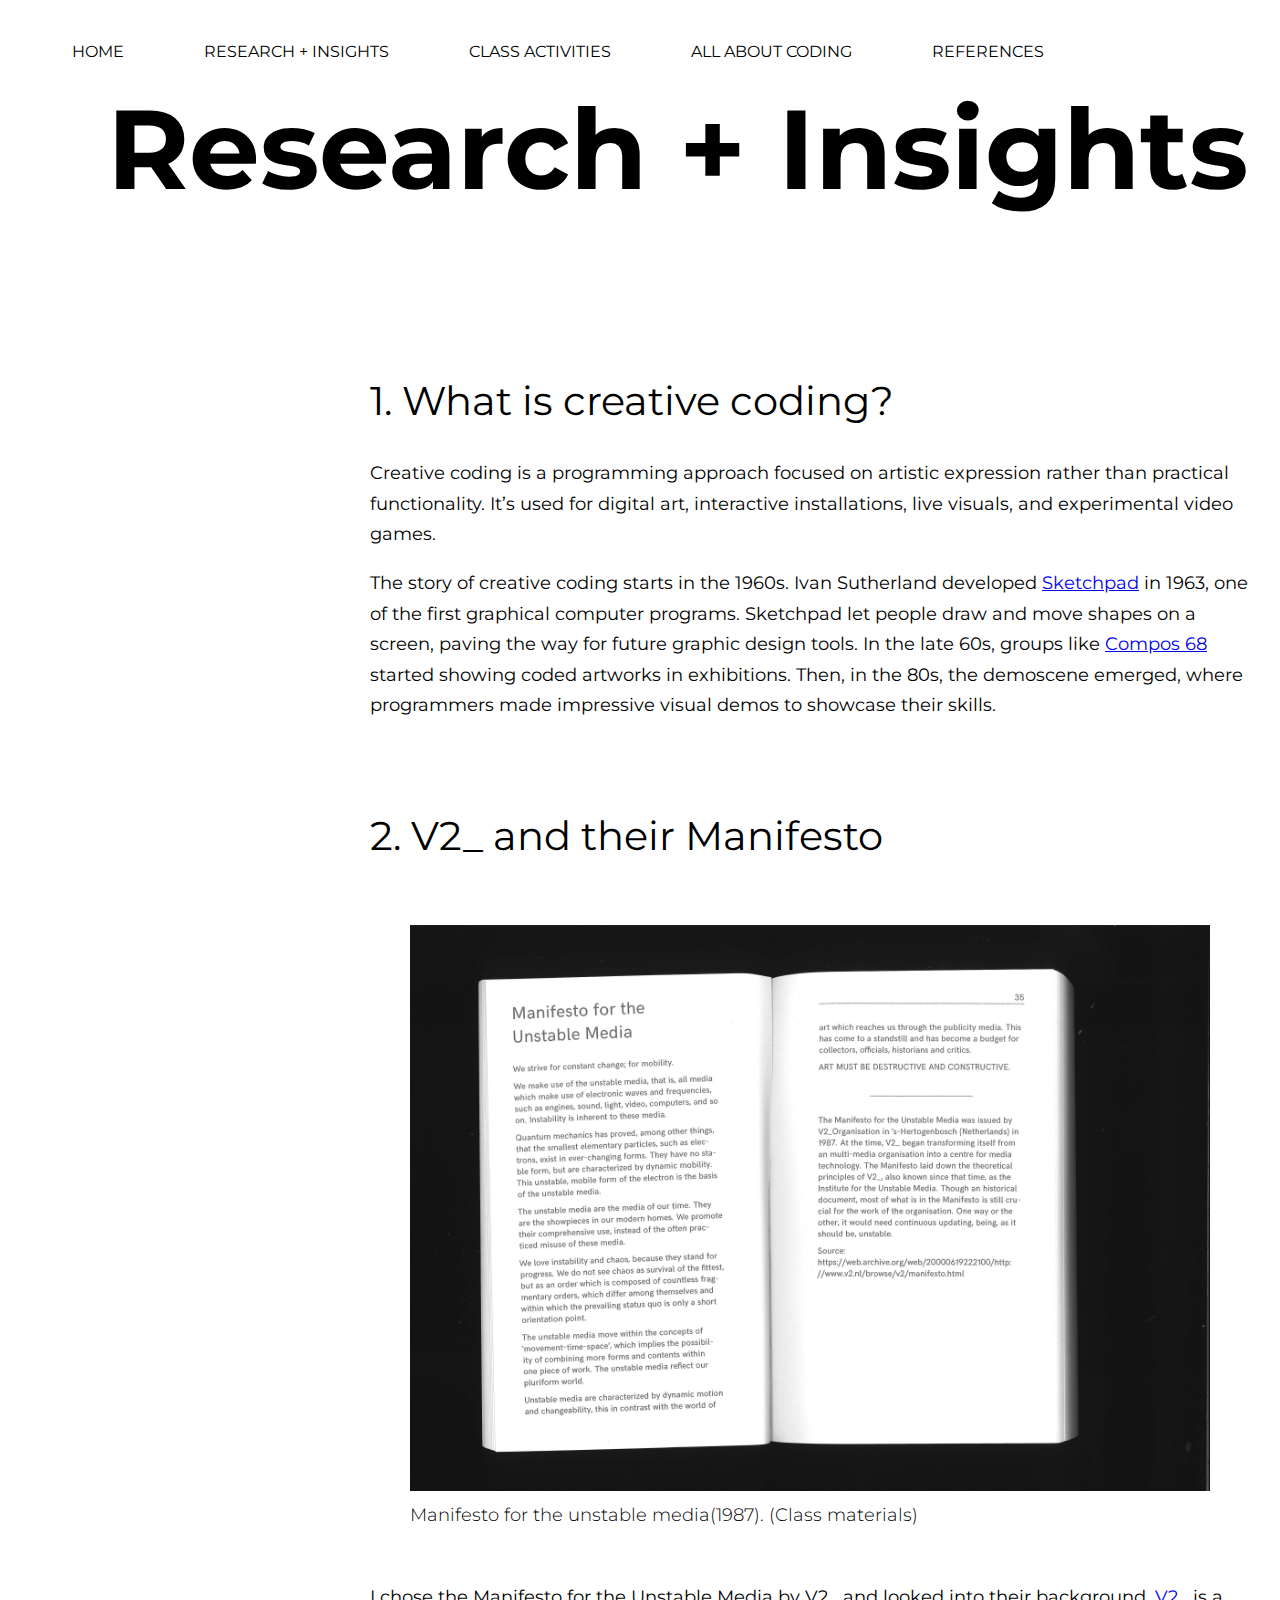
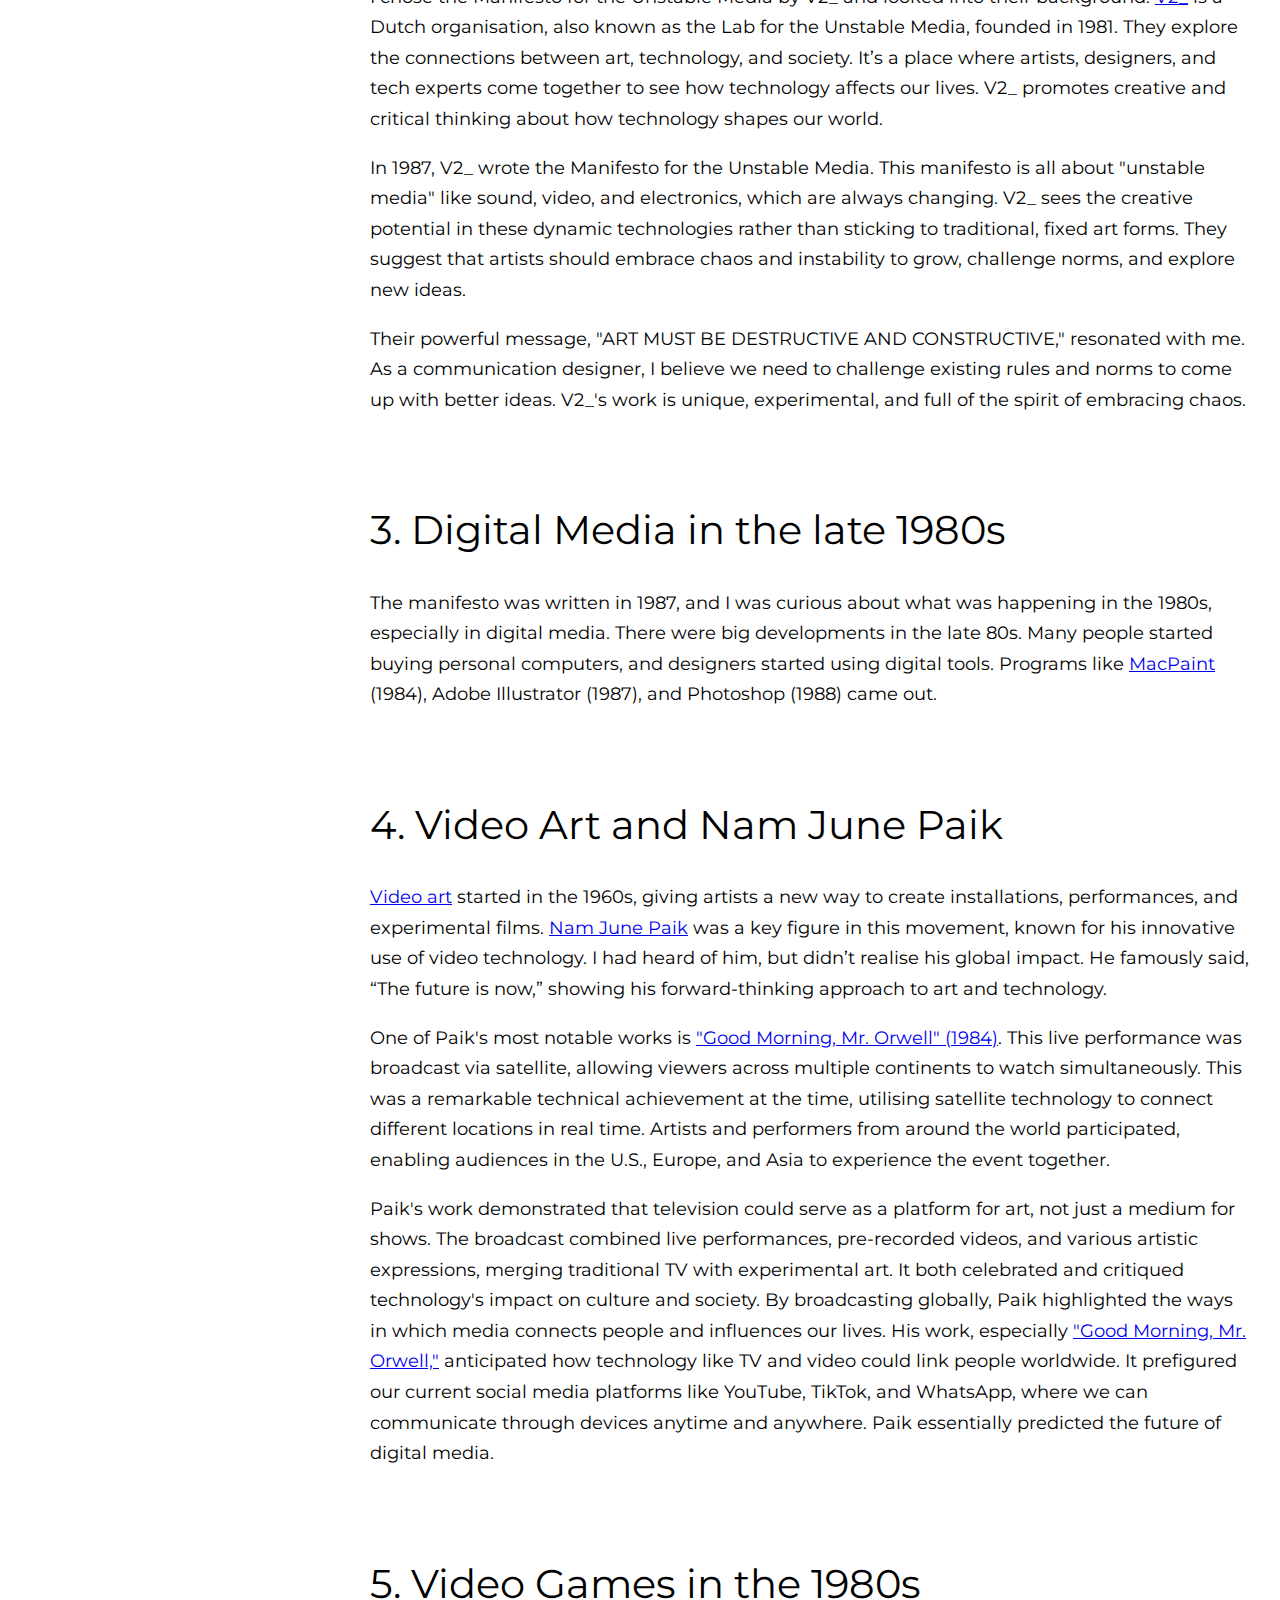
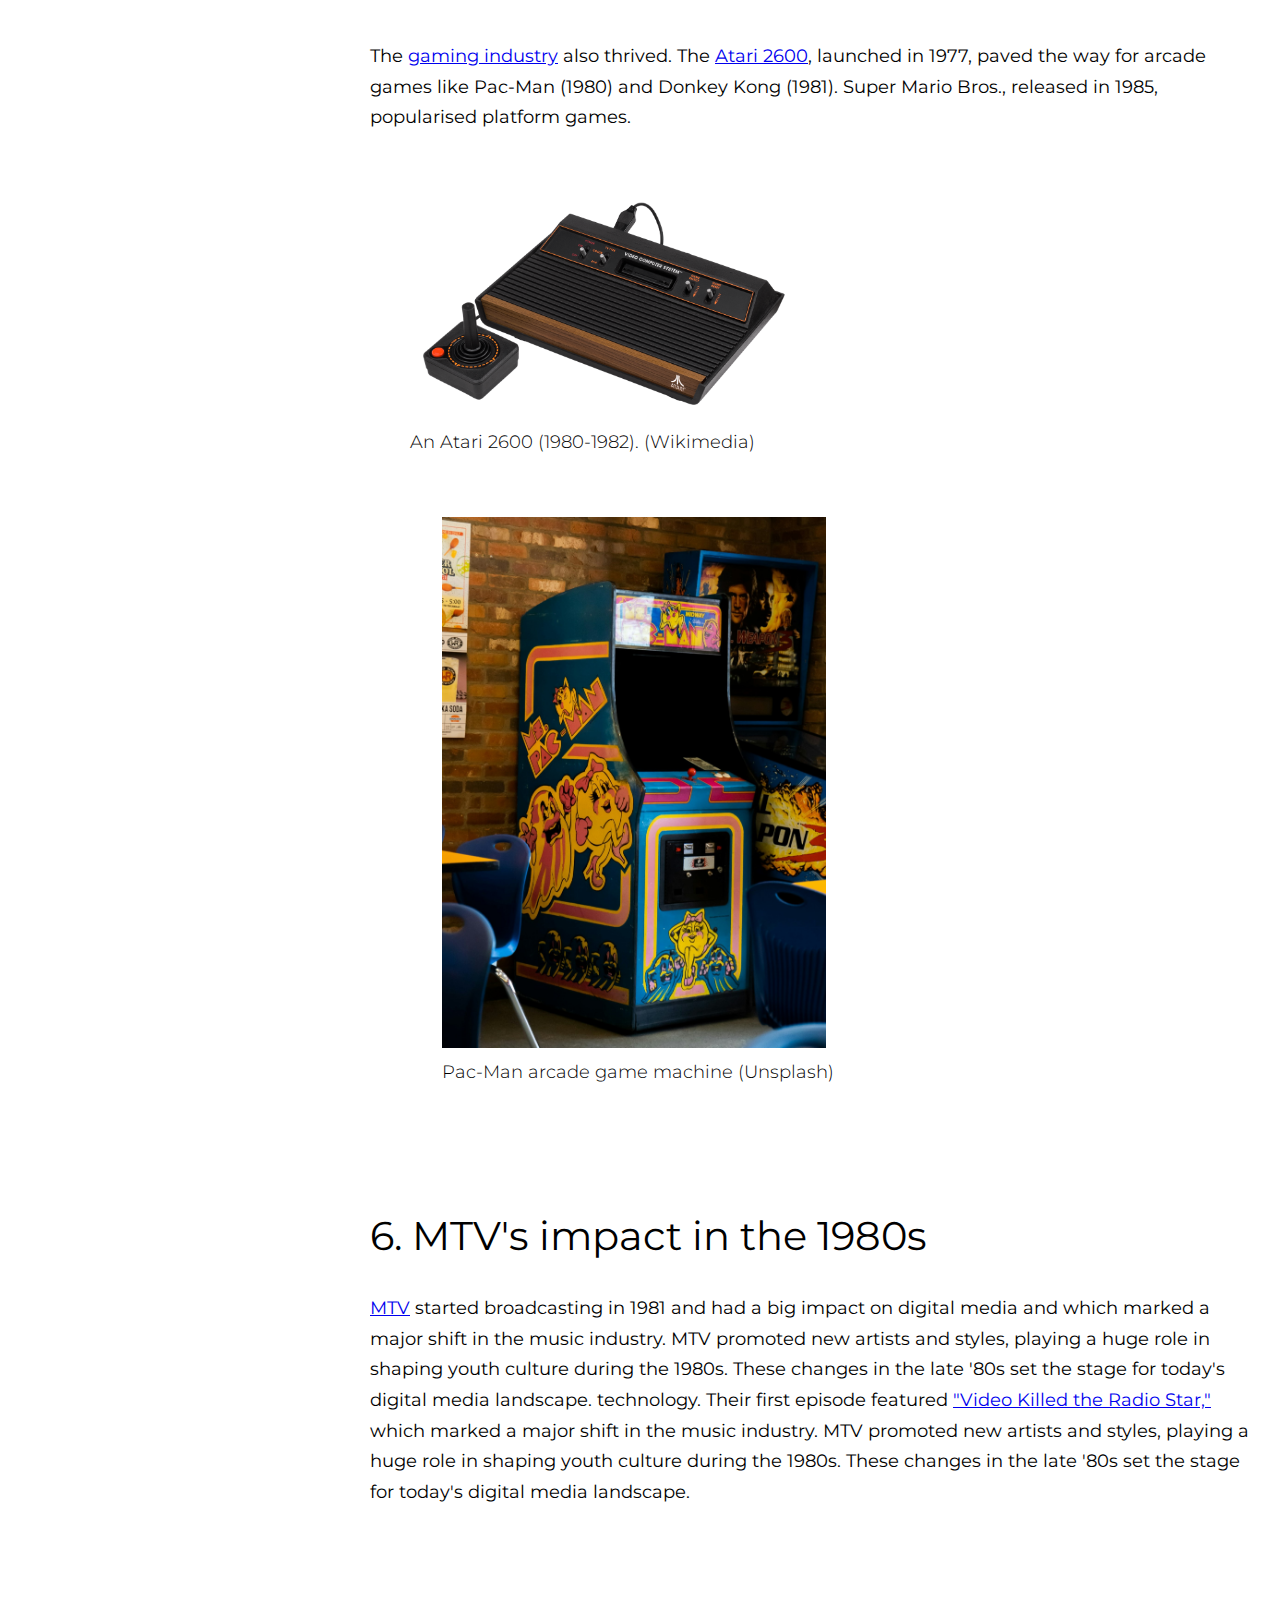
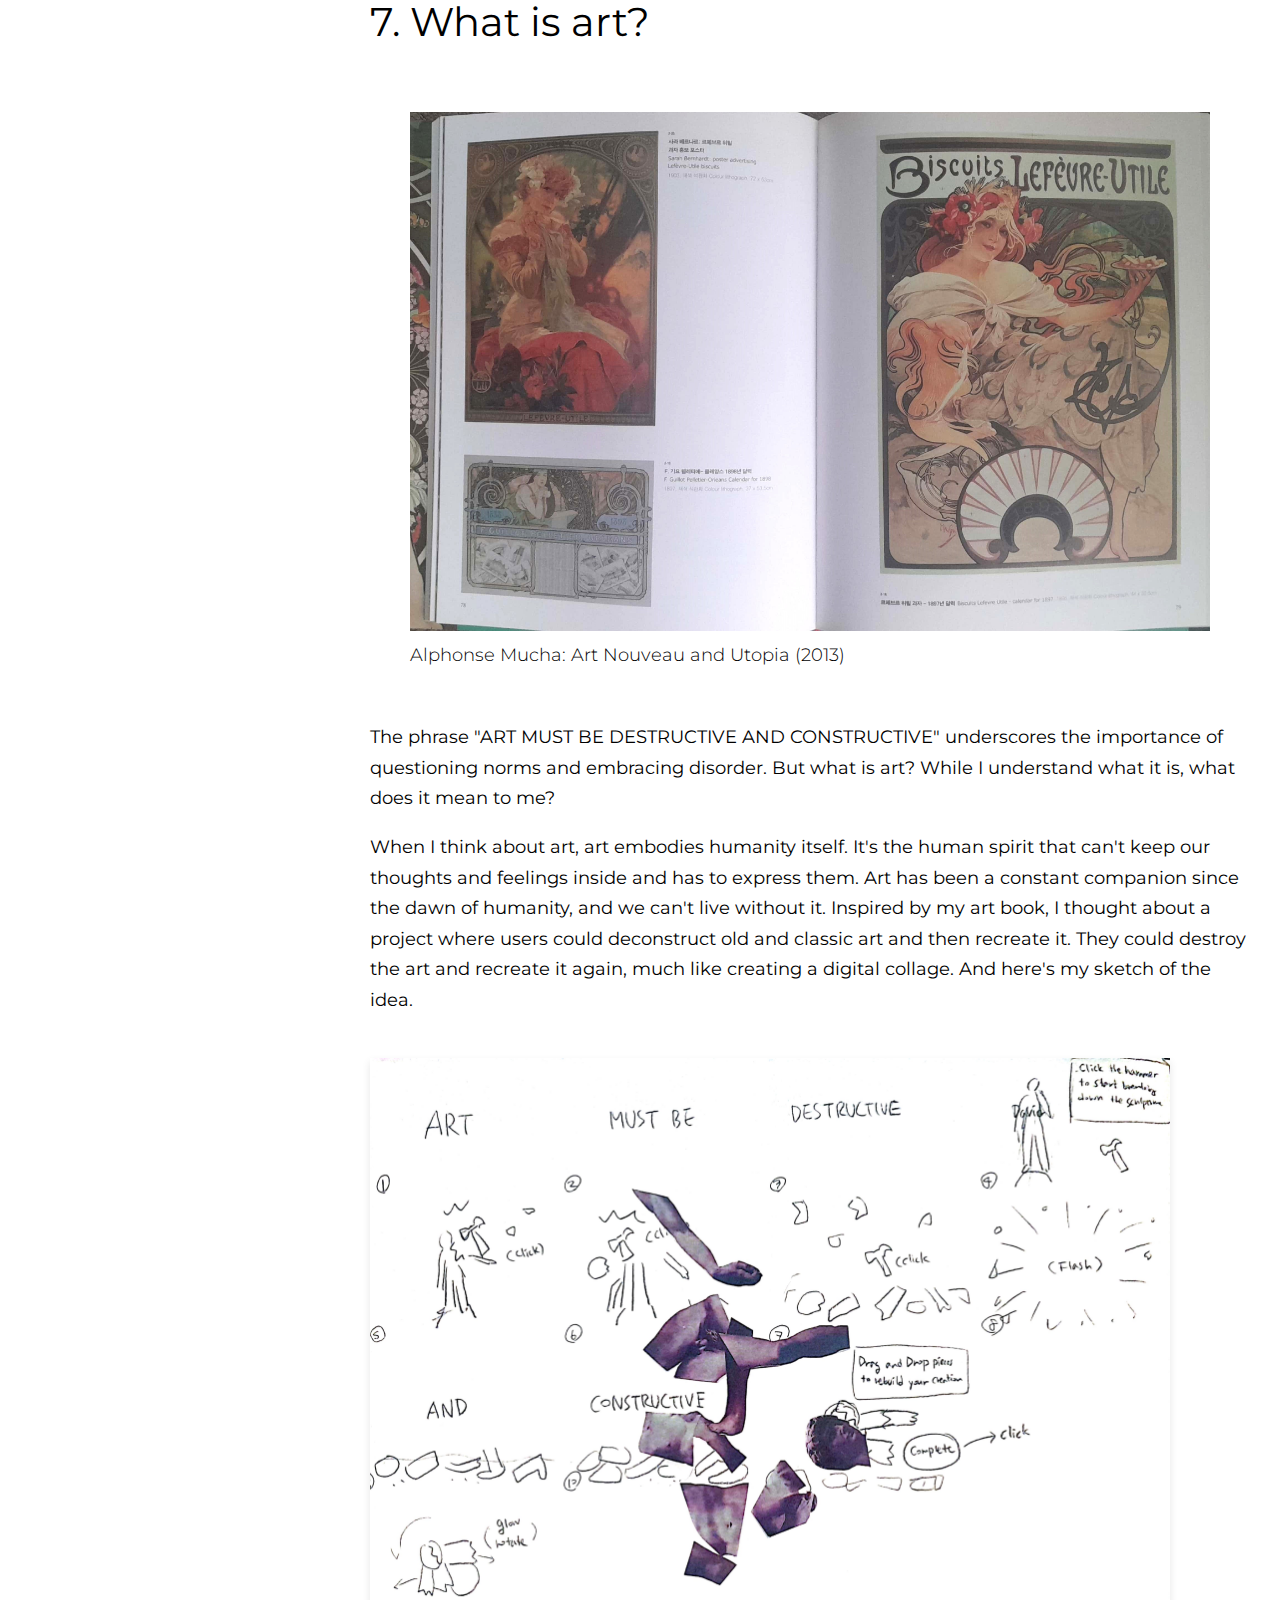
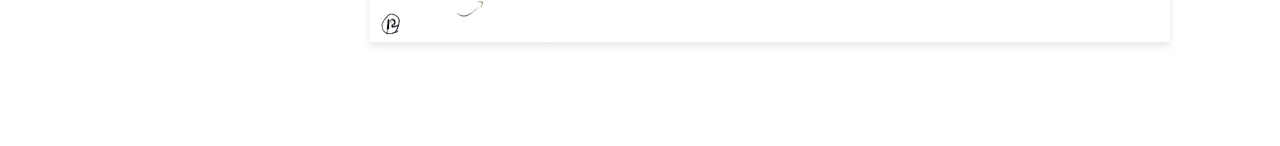
<file: SKO/research.html>
<!DOCTYPE html>
<html lang="en">
<head>
    <meta charset="UTF-8">
    <meta name="viewport" content="width=device-width, initial-scale=1.0">
    <link href="https://fonts.googleapis.com/css2?family=Montserrat:wght@100;200;300;400;500;600;700;800&display=swap" rel="stylesheet">
    <link rel="stylesheet" href="research.css">
    <title>Research</title>
</head>
<body>
    <!-- Fixed header section -->
    <div class="header">
        <nav class="navbar">
            <a class="nav-link" href="index.html">HOME</a>
            <a class="nav-link" href="research.html">RESEARCH + INSIGHTS</a>
            <a class="nav-link" href="activities.html">CLASS ACTIVITIES</a>
            <a class="nav-link" href="allaboutcoding.html">ALL ABOUT CODING</a>
            <a class="nav-link" href="references.html">REFERENCES</a>
        </nav>
    
        <h1 class="research-title">Research + Insights</h1>
    </div>
    <div class="content">
        <h2 class="research-heading">1. What is creative coding?</h2>
        <div class="research image-text-container">
            <p class="research image-description">
                Creative coding is a programming approach focused on artistic expression rather than practical functionality. It’s used for 
                digital art, interactive installations, live visuals, and experimental video games.
            </p>
            <p class="research image-description">
                The story of creative coding starts in the 1960s. Ivan Sutherland developed
                 <a href="https://en.wikipedia.org/wiki/Sketchpad" target="_blank">Sketchpad</a> in 1963, one of the first graphical computer
                 programs. Sketchpad let people draw and move shapes on a screen, paving the way for future graphic design tools. In the late
                  60s, groups like  <a href="https://monoskop.org/Compos_68" target="_blank">Compos 68</a> started showing coded artworks in exhibitions. Then, in the 80s, the demoscene emerged, where
                   programmers made impressive visual demos to showcase their skills.</p>
        
        </div>

        <h2 class="research-heading">2. V2_ and their Manifesto
        </h2>
        <div class="research image-text-container">
            <div class="research image-text-container">
                <figure>
                    <img src="images/Manifesto.jpeg" alt="Manifesto" class="Manifesto">
                    <figcaption class="fig-caption">Manifesto for the unstable media(1987). (Class materials)</figcaption>
                </figure>
            </div> 
            <p class="research image-description">
                I chose the Manifesto for the Unstable Media by V2_ and looked into their background. 
                <a href="https://v2.nl/articles/manifesto-for-the-unstable-media" target="_blank">V2_</a> is a Dutch organisation, also known
                 as the Lab for the Unstable Media, founded in 1981. They explore the connections between art, technology, and society. It’s 
                 a place where artists, designers, and tech experts come together to see how technology affects our lives. V2_ promotes creative
                  and critical thinking about how technology shapes our world.
            </p>
            <p class="research image-description">
                In 1987, V2_ wrote the Manifesto for the Unstable Media. This manifesto is all about "unstable media" like sound, video, and 
                electronics, which are always changing. V2_ sees the creative potential in these dynamic technologies rather than sticking to
                 traditional, fixed art forms. They suggest that artists should embrace chaos and instability to grow, challenge norms, and 
                 explore new ideas.
            </p>
            <p class="research image-description">
                Their powerful message, "ART MUST BE DESTRUCTIVE AND CONSTRUCTIVE," resonated with me. As a communication designer, I believe
                 we need to challenge existing rules and norms to come up with better ideas. V2_'s work is unique, experimental, and full of 
                 the spirit of embracing chaos. 
            </p>
        </div>

        <h2 class="research-heading">3. Digital Media in the late 1980s </h2>
        <div class="research image-text-container"></a>
        <p class="research image-description">
            The manifesto was written in 1987, and I was curious about what was happening in the 1980s, especially in digital media. There were big developments 
            in the late 80s. Many people started buying personal computers, and designers started using digital tools. Programs like
             <a href="https://en.wikipedia.org/wiki/MacPaint" target="_blank">MacPaint</a> (1984), Adobe Illustrator (1987), and Photoshop (1988)
              came out.</p>
         </div>

        <h2 class="research-heading">4. Video Art and Nam June Paik</h2>
        <div class="research image-text-container">
        <p class="research image-description">

         <a href="https://en.wikipedia.org/wiki/Video_art#:~:text=Video%20art%20is%20an%20art,became%20available%20outside%20corporate%20broadcasting." target="_blank">
         Video art</a> started in the 1960s, giving artists a new way to create installations, performances, and experimental films. 
         <a href="https://en.wikipedia.org/wiki/Nam_June_Paik" target="_blank">Nam June Paik</a> was a key figure in this movement, known for
          his innovative use of video technology. I had heard of him, but didn’t realise his global impact. He famously said, “The future is now,”
           showing his forward-thinking approach to art and technology.</p>

         <p class="research image-description">
         One of Paik's most notable works is <a href="https://www.fondazionebonotto.org/en/collection/poetry/paiknamjune/video/9798.html" target="_blank">"Good Morning, Mr. Orwell" 
        (1984)</a>. This live performance was broadcast via satellite, allowing viewers across multiple continents to watch simultaneously. 
        This was a remarkable technical achievement at the time, utilising satellite technology to connect different locations in real time.
         Artists and performers from around the world participated, enabling audiences in the U.S., Europe, and Asia to experience the event 
         together.</p>
         <p class="research image-description">
        Paik's work demonstrated that television could serve as a platform for art, not just a medium for shows. The broadcast combined live
         performances, pre-recorded videos, and various artistic expressions, merging traditional TV with experimental art. It both celebrated 
         and critiqued technology's impact on culture and society. By broadcasting globally, Paik highlighted the ways in which media connects 
         people and influences our lives. His work, especially <a href="https://en.wikipedia.org/wiki/Good_Morning,_Mr._Orwell" target="_blank">
        "Good Morning, Mr. Orwell,"</a> anticipated how technology like TV and video could link people worldwide. It prefigured our current 
        social media platforms like YouTube, TikTok, and WhatsApp, where we can communicate through devices anytime and anywhere. Paik essentially
         predicted the future of digital media.</p>
        </div>
         
        <h2 class="research-heading">5. Video Games in the 1980s</h2>
<div class="research image-text-container">
    <p class="research image-description">
        The <a href="https://en.wikipedia.org/wiki/1980s_in_video_games#Third_generation_consoles_(1983%E2%80%931993)" target="_blank">gaming 
            industry</a> also thrived. The <a href="https://en.wikipedia.org/wiki/Atari_2600" target="_blank">Atari 2600</a>, launched in 1977,
         paved the way for arcade games like Pac-Man (1980) and Donkey Kong (1981). Super Mario Bros., released in 1985, popularised platform
          games.
    </p>
    <div class="research image-text-container">
        <figure>
            <img src="images/1177px-Atari-2600-Wood-4Sw-Set.png" alt="Atari 2600" class="Atari2600">
            <figcaption class="fig-caption">An Atari 2600 (1980-1982). (Wikimedia)</figcaption>
        </figure>
        <figure>
            <img src="images/pacman.jpg" alt="pac man" class="pacman">
            <figcaption class="fig-caption-right">Pac-Man arcade game machine (Unsplash)</figcaption>
        </figure>
    </div>
</div>

<h2 class="research-heading">6. MTV's impact in the 1980s</h2>
<div class="research image-text-container">
    <p class="research image-description">

     <a href="https://en.wikipedia.org/wiki/MTV" target="_blank">MTV</a> started broadcasting in 1981 and had a big impact on digital media and 
         which marked a major shift in the music industry. MTV promoted new artists and styles, playing a huge role in shaping youth culture during the 1980s. These changes in the late '80s set the stage for today's digital media landscape.
     technology. Their first episode featured <a href="https://www.youtube.com/watch?v=N09Mp0C5qtI" target="_blank">"Video Killed the Radio Star,"</a>
      which marked a major shift in the music industry. MTV promoted new artists and styles, playing a huge role in shaping youth culture during 
      the 1980s. These changes in the late '80s set the stage for today's digital media landscape.


     
</div>
     <h2 class="research-heading">7. What is art?</h2>
     <div class="research image-text-container">
        <figure>
            <img src="images/Alphonse.jpg" alt="Alphonse Mucha" class="Alphonse">
            <figcaption class="fig-caption">Alphonse Mucha: Art Nouveau and Utopia (2013)</figcaption>
        </figure>
    </div>
     <div class="research image-text-container">
         <p class="research image-description">
            The phrase "ART MUST BE DESTRUCTIVE AND CONSTRUCTIVE" underscores the importance of questioning norms and embracing disorder. 
            But what is art? While I understand what it is, what does it mean to me?</p>
            <p class="research image-description">
                When I think about art, art embodies humanity itself. It's the human spirit that can't keep our thoughts and feelings inside
                 and has to express them. Art has been a constant companion since the dawn of humanity, and we can't live without it.
                Inspired by my art book, I thought about a project where users could deconstruct old and classic art and then recreate it.
                 They could destroy the art and recreate it again, much like creating a digital collage. And here's my sketch of the idea.</p>
     </div>
     <div class="research image-text-container">
        <img src="images/newSketch.jpg" alt="New sketch" class="newSketch">
     </div>
</div>
</file>
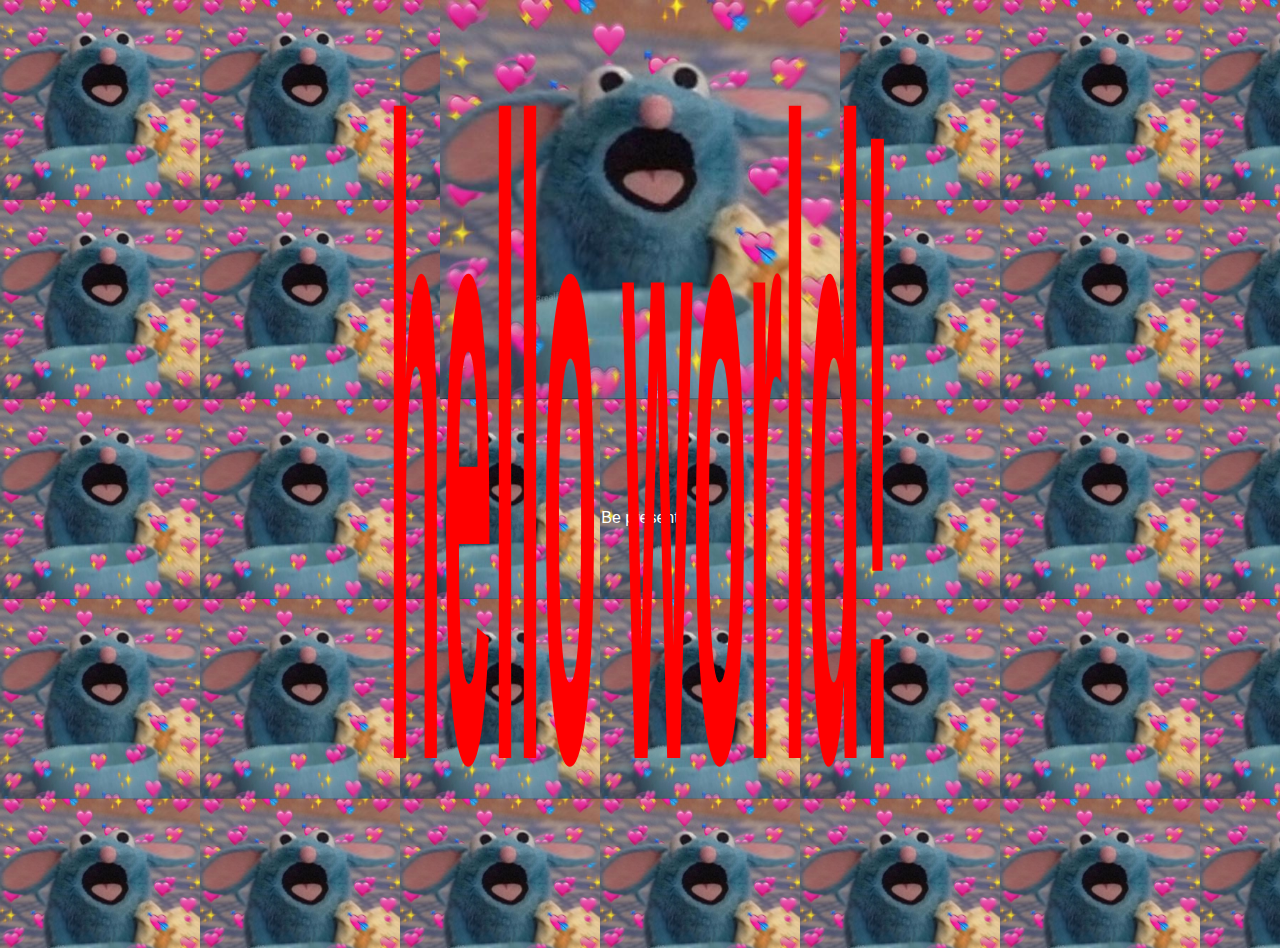
<file: SKO/W1Helloworld.html>
<!DOCTYPE html>
<html lang="en">
<head>
<title>codewords</title>
<style>
html, body {
height: 100%;
width: 100%;
margin: 0;
border: none;
padding: 0;
}
div {
position: absolute;
width: 100%;
height: 100%;
text-align: center;
z-index:1;
align-items: center;
}
body {
text-align: center;
background-image: url(images/mouse.jpg);
background-size: 200px;
background-color: #ff0;
font-family: Helvetica, Arial, sans-serif;
color: white;
}
h1 {
font-size: 10vh; /* Base font size */
line-height: 1;
color: #f00;
transform: scale(1, 10); /* Scale text horizontally and vertically */
margin: 0;
z-index:0;
}
</style>
</head>
<body>
<div align="center">
<img src="images/mouse.jpg" width="400"/>
<h1>hello world!</h1>
<p>Be present</p>
</div>
</body>
</file>
<file: SKO/home.css>
/* Home page */
html, body {
  height: 100%;
  margin: 0;
  display: flex;
  justify-content: center;
  align-items: center;
  flex-direction: column; 
  font-family: 'Montserrat', sans-serif; 
  background-color: #F4673A 
}

.center-text {
  text-align: center;  
  margin-top: 40px;
}


.center-text p {
  margin: 8px; 

}

.line1 {
  font-size: 120PX;
  font-weight: 700; 
  color: #000000; 
  line-height: 0.9; 
}

.line2 {
  font-size: 56px; 
  font-weight: 300; 
  color: #000000; 
}

.line3 {
  font-size: 32px; 
  font-weight: 300; 
  color: #000000; 
}


.icon-container {
  display: flex;
  justify-content: center;
  gap: 40px;
  width: 600px; 
  margin-bottom: 20px; 
  margin-top: 32px;
}

.icon {
  width: 150px; 
  height: 150px;
  transition: all 0.3s linear; 
}

.icon:hover {
  transform: scale(1.1); 
}

.icon-activities .icon:hover {
  content: url('images/head1.png'); 
}

.icon-research .icon:hover {
  content: url('images/armhover.png'); 
}
.icon-allaboutcoding .icon:hover {
  content: url('images/leghover.png'); 
}

.icon-resources .icon:hover {
  content: url('images/vanhover.png'); 
}
.icon-label {
  text-align: center;
  margin-top: 10px;
  font-size: 1.2rem;  
  font-weight: 600;
  color: #000000;
  text-decoration: none; 
  opacity: 0; 
  transition: opacity 0.3s ease; 
}

.icon-item {
  display: flex;           
  flex-direction: column;  
  align-items: center;     
  position: relative;     
}

.icon-item:hover .icon-label {
  opacity: 1; 
}

a {
  text-decoration: none; 
}

a:hover {
  text-decoration: none; 
}
</file>
<file: SKO/activities.css>
/* Activities page */
html, body {
  height: auto;        
  margin: 0;
  display: block;      
  font-family: 'Montserrat', sans-serif; 
  background-color: #ffffff;
}

.header {
  display: flex;                   
  flex-direction: column;     
  height: 160px;     
  padding: 32px;                 
 position: static;              
  top: 0;                         
  left: 0;                        
  width: 100%;                   
  background-color: #ffffff;     
  z-index: 1000;                 
}

.navbar {
  display: flex;                 
  justify-content: flex-start;     
  align-items: center;  
  margin-left: 40px;             
  padding: 10px 0;                 
}

.nav-link {
  font-size: 1rem;
  color: #000000;
  text-decoration: none;
  margin-right: 80px; 
}

.activities-title {
  font-size: 7rem;                 
  font-weight: bold;              
  margin: 10px 0 0;                
  color: #000000;                 
  text-align: right;    
  flex-grow: 1;      
  padding-right: 64px;   
}

.week-heading {
  text-align: left;
  font-size: 40px;
  margin-top: 72px;
  font-weight: 400;  
  margin-left: 350px;
}

.activities.image-text-container {
  display: flex;
  justify-content: flex-start; 
  align-items: flex-start;
  margin-bottom: 24px; 
  margin-left: 350px;
  margin-right: auto;
  flex-wrap: wrap;

}

.activities.image-description {
width: 880px;
font-size: 18px;
font-weight: 400;
margin-top: 0;
margin-left: 0;
line-height: 1.7;
}

.fig-caption {
  text-align: left;
  font-size: 18px;
  margin-top: 5px;
  font-weight: 300;
}

.fig-caption-right {
  text-align: left;
  font-size: 18px;
  margin-top: 5px;
  font-weight: 300;
  margin-left: 32px;
}

/* week2 */
.concreteactivity {
  width: 384px;
  height: auto; 
  box-shadow: 0 4px 8px rgba(0, 0, 0, 0.1);
}

.crazy8 {
  width: 384px;
  height: auto; 
  margin-left: 32px;
  box-shadow: 0 4px 8px rgba(0, 0, 0, 0.1); 
}

.blues,
.retrogame {
  width: 384px;
  height: auto; 
  box-shadow: 0 4px 8px rgba(0, 0, 0, 0.1); 
}

.retrogameshare{
  width: 384px;
  height: auto; 
  margin-left: 32px;
}

.retrogameshowing, .W1HelloWrold {
  width: 384px;
  margin-left: 32px;
  height: auto; 
}
/* week3 */
.interpret {
  width: 384px;
  height: auto; 
}

.interpret1 {
  width: 384px;
  height: auto; 
  margin-left: 32px;
}

.projectoverview {
  width: 384px;
  height: auto; 
}

.w5p5 {
  width: 384px;
  height: auto; 
  margin-left: 32px;
}

.w6_mine,
.w6_present{
  width: 384px;
  height: auto; 
}

.w6_peer1,
.w6_skoc8{
  width: 384px;
  height: auto; 
  margin-left: 32px;
}

.w7_vr,
.w7_sko_wip{
  width: 384px;
  height: auto; 
}

.w7_david,
.w7_grid {
  width: 384px;
  height: auto; 
  margin-left: 32px;
}
</file>
<file: SKO/allaboutcoding.css>
/* All about coding page */
html, body {
    height: auto;        
    margin: 0;
    display: block;      
    font-family: 'Montserrat', sans-serif; 
    background-color: #ffffff;
  }

  .header {
    display: flex;                   
    flex-direction: column;     
    height: 160px;     
    padding: 32px;                 
   position: static;              
    top: 0;                         
    left: 0;                        
    width: 100%;                   
    background-color: #ffffff;     
    z-index: 1000;                 
  }

.navbar {
    display: flex;                 
    justify-content: flex-start;     
    align-items: center;  
    margin-left: 40px;             
    padding: 10px 0;                 
  }

.nav-link {
    font-size: 1rem;
    color: #000000;
    text-decoration: none;
    margin-right: 80px;
}

.allaboutcoding-title {
    font-size: 7rem;
    font-weight: bold;
    color: #000000;
    text-align: right;
    padding-right: 64px;
    
}

/* Table Container for layout */
.container {  
    position: relative;
    text-align: left;
    display: flex;
    padding-top: 160px;  
    margin-top: 40px;    
}

/* Table of Contents styles */
.toc {
    width: 300px;
    background-color: #ffffff;
    padding: 20px;
    position: sticky;  
    top: 40px;  
    height: 80vh;
    margin-left: 48px;
    overflow-y: auto;
    overflow-x: hidden;
    float: left;
}

.toc h3 {
    margin-top: 0;
    
}

.toc ul {
    list-style-type: none;
    padding: 0;
}

.toc li {
    margin-bottom: 20px;
}

.toc a {
    text-decoration: none;
    font-size: 1rem;
    color: #000;
    font-weight: 600;
}

.toc a:hover {
    color: #007BFF;
}

/* Content styles */
.content {
    padding: 20px;
    background-color: #fff;
    max-width: 900px;
    position: relative;
    text-align: left;
    margin-left: 56px;
  
}

.coding-heading {
  padding-top: 40px; 
  font-size: 40px;
  font-weight: 400;

}

/* Basic HTML &Css */
.basichtml.image-text-container {
    display: flex;
    flex-wrap: wrap; 
    justify-content: flex-start;
    align-items: flex-start;
    margin-bottom: 24px;
    
}

.basichtml .image-description {
    width: 880px;
    font-size: 17px;
    font-weight: 400;
    margin-top: 0;
    margin-left: 0;
    line-height: 1.7;
  }


 /* The second row of basic html */
 .basichtml .image-description-second{
    width: 384px;
    font-size: 17px;
    font-weight: 400;
    margin-top: 0;
    margin-left: 0;
    line-height: 1.7;
    
  }

 .basichtml .code-snippet {
    box-shadow: 0 4px 8px rgba(0, 0, 0, 0.1);
    width: 384px;
    height: auto; 
    margin-top: 0;
}
  .helloworld {
    width: 384px;
    height: auto; 
    margin-left: 32px;
    
  } 
/* The third row of basic html */

.basichtml .code-snippet-second  {
    box-shadow: 0 4px 8px rgba(0, 0, 0, 0.1);
    width: 384px;
    height: auto; 
    margin-top: 0;
}
.crazy8helloworld {
    width: 384px;
    height: auto; 
    margin-left: 32px;
    box-shadow: 0 4px 8px rgba(0, 0, 0, 0.1);
 
  } 

  .basichtml .image-description-third{
    width: 880px;
    font-size: 17px;
    font-weight: 400;
    margin-top: 0;
    margin-left: 0;
    line-height: 1.7;
  }

.hellooo {
    width: 384px;
    height: auto;
    margin-left: 32px;
    box-shadow: 0 4px 8px rgba(0, 0, 0, 0.1);
}
.blues{
    width: 384px;
    height: auto;
    
}
.concreteinspired{
    width: 384px;
    height: auto;
    margin-left: 32px;
    box-shadow: 0 4px 8px rgba(0, 0, 0, 0.1);
}
.basichtml .code-snippet-third  {
    box-shadow: 0 4px 8px rgba(0, 0, 0, 0.1);
    width: 384px;
    height: auto; 
    margin-top: 0;
}

.OK {
    width: 384px;
    height: auto;
    margin-left: 32px;
    box-shadow: 0 4px 8px rgba(0, 0, 0, 0.1);
}

/* P5.js Shapes */
.basichtml .image-description-forth{
    width: 384px;
    font-size: 17px;
    font-weight: 400;
    margin-top: 0;
    margin-left: 0;
    line-height: 1.7;
  }

.drawface {
    width: 384px;
    height: auto;
    margin-left: 32px;
}

.basichtml .code-snippet-forth  {
    box-shadow: 0 4px 8px rgba(0, 0, 0, 0.1);
    width: 384px;
    height: auto; 
    margin-top: 0;
}

.facep5 {
    width: 384px;
    height: auto;
    margin-left: 32px;
}

.video-rotate {
    height: auto;
    margin-left: 32px;
}

.basichtml .image-description5{
    width: 880px;
    font-size: 17px;
    font-weight: 400;
    margin-top: 0;
    margin-left: 0;
    line-height: 1.7;
  }

.basichtml .code-snippet5{
    box-shadow: 0 4px 8px rgba(0, 0, 0, 0.1);
    width: 384px;
    height: auto; 
    margin-top: 0;
}

.basichtml.image-description6 {
    width: 880px;
    font-size: 18px;
    font-weight: 400;
    margin-top: 0;
    margin-left: 0;
    line-height: 1.7;
    
    }
  .basichtml .code-snippet6{
    box-shadow: 0 4px 8px rgba(0, 0, 0, 0.1);
    width: 384px;
    height: auto; 
    margin-top: 0;
}

.basichtml .code-snippet7{
    box-shadow: 0 4px 8px rgba(0, 0, 0, 0.1);
    width: 880px;
    height: auto; 
    margin-top: 0;
}

.video-automaticWords, 
.video-OMG {
    height: auto;
    margin-left: 32px;
}

.blurimage {
    width: 384px;
    height: auto;
    margin-left: 32px;
}

.video-mouseDragged,
.video-mouseImage {
    height: auto;
    margin-left: 32px;
}

/* Radio Button */
.video-radioButton {
    height: auto;
    margin-left: 32px;
}

/* play a sound */
.video-roarSound,
.video-wigglewiggle {
    height: auto;
    margin-left: 32px;
}

/* TextToPoints, create multiple canvases*/
.video-TextToPoints,
.video-Surprise{
    height: auto;
    margin-left: 32px;
}

/* emoji face */
.emojiFace,
.let {
    width: 384px;
    height: auto;
    margin-left: 32px;
}

/* boolean*/
.video-mouseIsPressed{
    height: auto;
    margin-left: 32px;
}

.goodjob,
.notgood{
    width: 176px;
    height: auto;
    margin-left: 32px;
}

/* animation*/
.video-bouncingBall,
.video-randomDots{
    height: auto;
    margin-left: 32px;
}

/* circle wave*/
.video-circleWave,
.video-snowing {
    height: auto;
    margin-left: 32px;
}

ul li {
    width: 880px;
    font-size: 17px;
    font-weight: 400;
    margin-top: 0;
    margin-left: 0;
    line-height: 1.7;
  }
  
.video-bouncingEmoji,
.video-frog {
    height: auto;
    margin-left: 32px;
}
.video-classExperiment{
    height: auto;
    margin-left: 32px;
}

.video-finalProject{
    height: auto;
    margin-left: 32px;
}
.projectHome {
    width: 384px;
    height: auto;
    
}
</file>
<file: SKO/research.css>
/* research page */
html, body {
  height: auto;        
  margin: 0;
  display: block;      
  font-family: 'Montserrat', sans-serif; 
  background-color: #ffffff;
}

.header {
  display: flex;                   
  flex-direction: column;     
  height: 160px;     
  padding: 32px;                 
 position: static;              
  top: 0;                         
  left: 0;                        
  width: 100%;                   
  background-color: #ffffff;     
  z-index: 1000;                 
}

.navbar {
  display: flex;                 
  justify-content: flex-start;     
  align-items: center;  
  margin-left: 40px;             
  padding: 10px 0;                 
}

.nav-link {
  font-size: 1rem;
  color: #000000;
  text-decoration: none;
  margin-right: 80px; 
}

.research-title {
  font-size: 7rem;                 
  font-weight: bold;              
  margin: 10px 0 0;                
  color: #000000;                 
  text-align: right;    
  flex-grow: 1;      
  padding-right: 64px;   
}
.content {
  padding: 80px 20px;
  position: relative;
  text-align: left;
  font-size: 2rem;
  font-weight: 200;
  margin-left: 350px;
  margin-right: auto;
  max-width: 1200px; 
}

.research-heading {
    text-align: left;
    font-size: 40px;
    margin-top: 72px;
    font-weight: 400;  
}
.research.image-text-container {
  display: flex;
  justify-content: flex-start; 
  align-items: flex-start;
  margin-bottom: 24px; 
  flex-wrap: wrap;
}
.research .image-description {
width: 880px;
font-size: 18px;
font-weight: 400;
margin-top: 0;
margin-left: 0;
line-height: 1.7;
}

.Manifesto {
    width: 800px;
    height: auto; 
  }

.Alphonse{
    width: 800px;
    height: auto; 
  }
  .newSketch{
    width: 800px;
    height: auto; 
    box-shadow: 0 4px 8px rgba(0, 0, 0, 0.1);
  }
 
.fig-caption {
    text-align: left;
    font-size: 18px;
    margin-top: 5px;
    font-weight: 300;
}

.fig-caption-right {
    text-align: left;
    font-size: 18px;
    margin-top: 5px;
    font-weight: 300;
    margin-left: 32px;
}
.Atari2600 {
    width: 384px;
    height: auto; 
  }

  .pacman {
    width: 384px;
    height: auto; 
    margin-left: 32px;
  }
</file>
